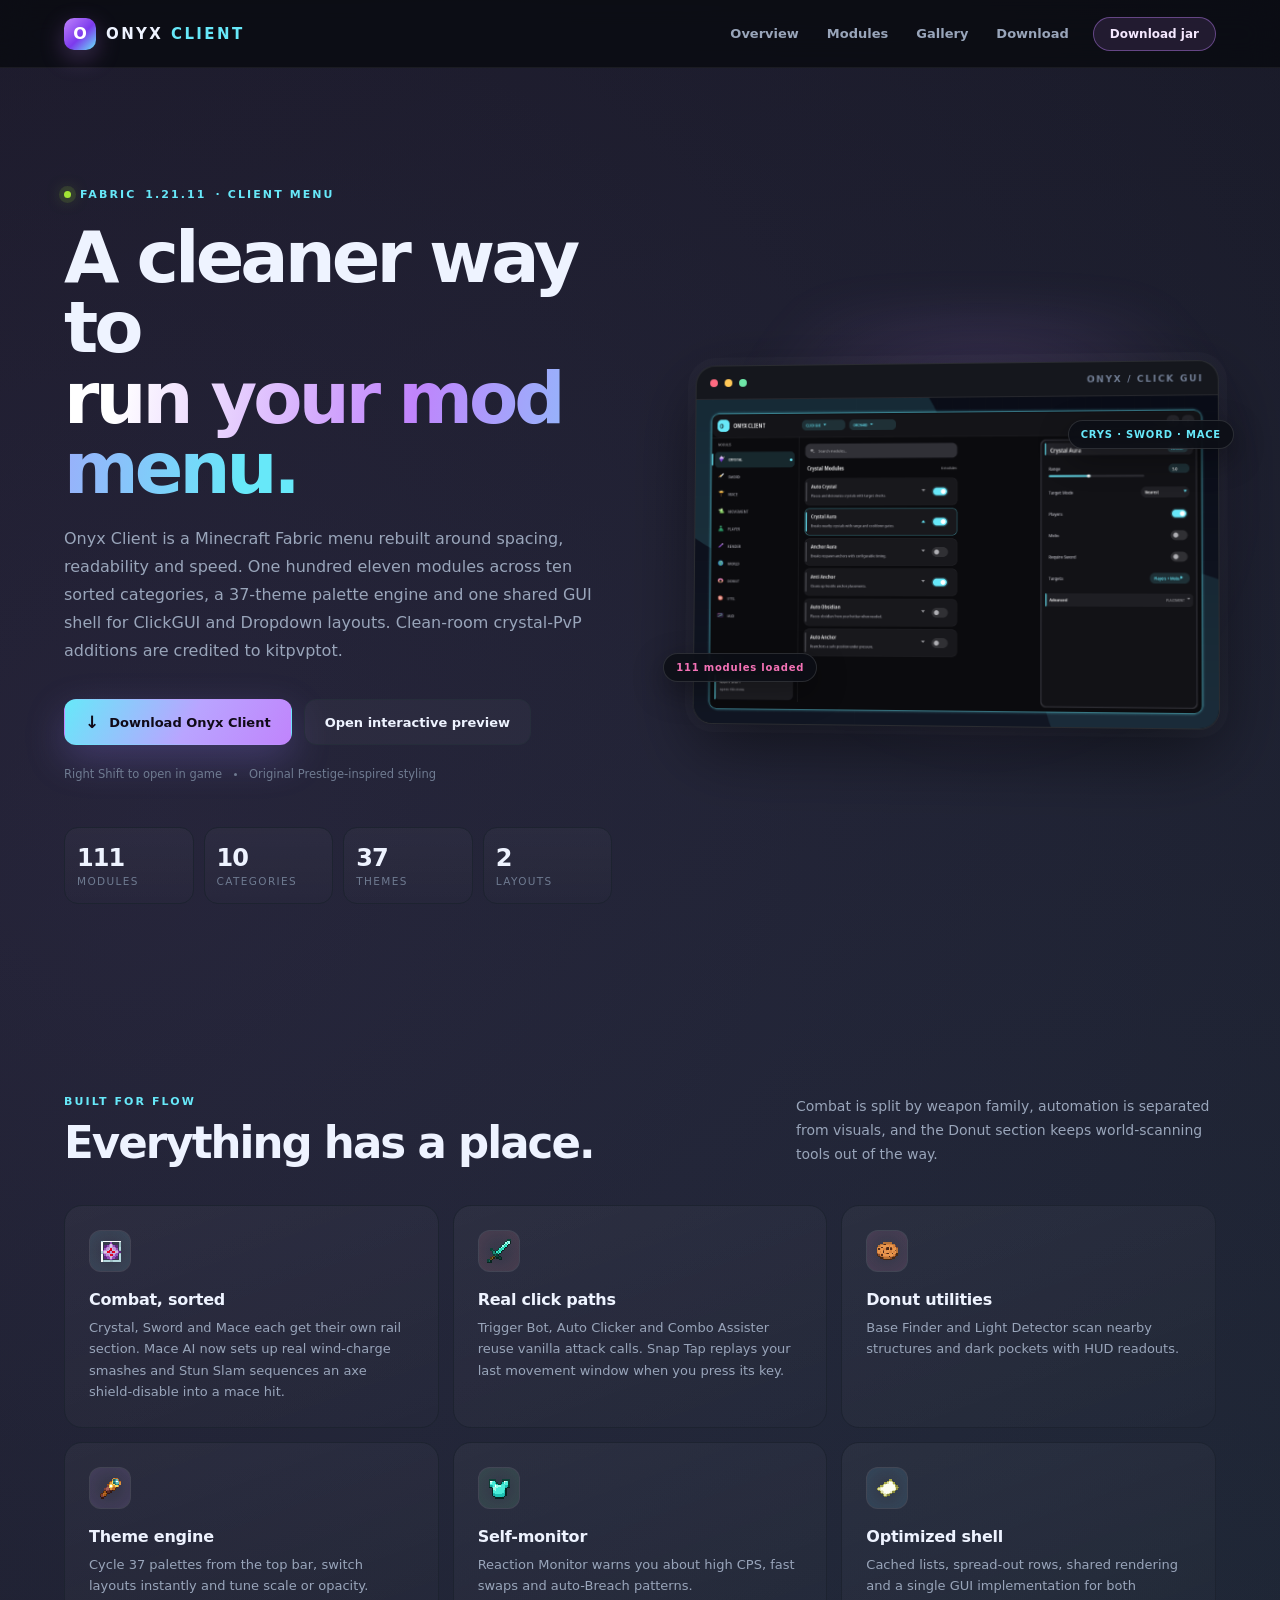
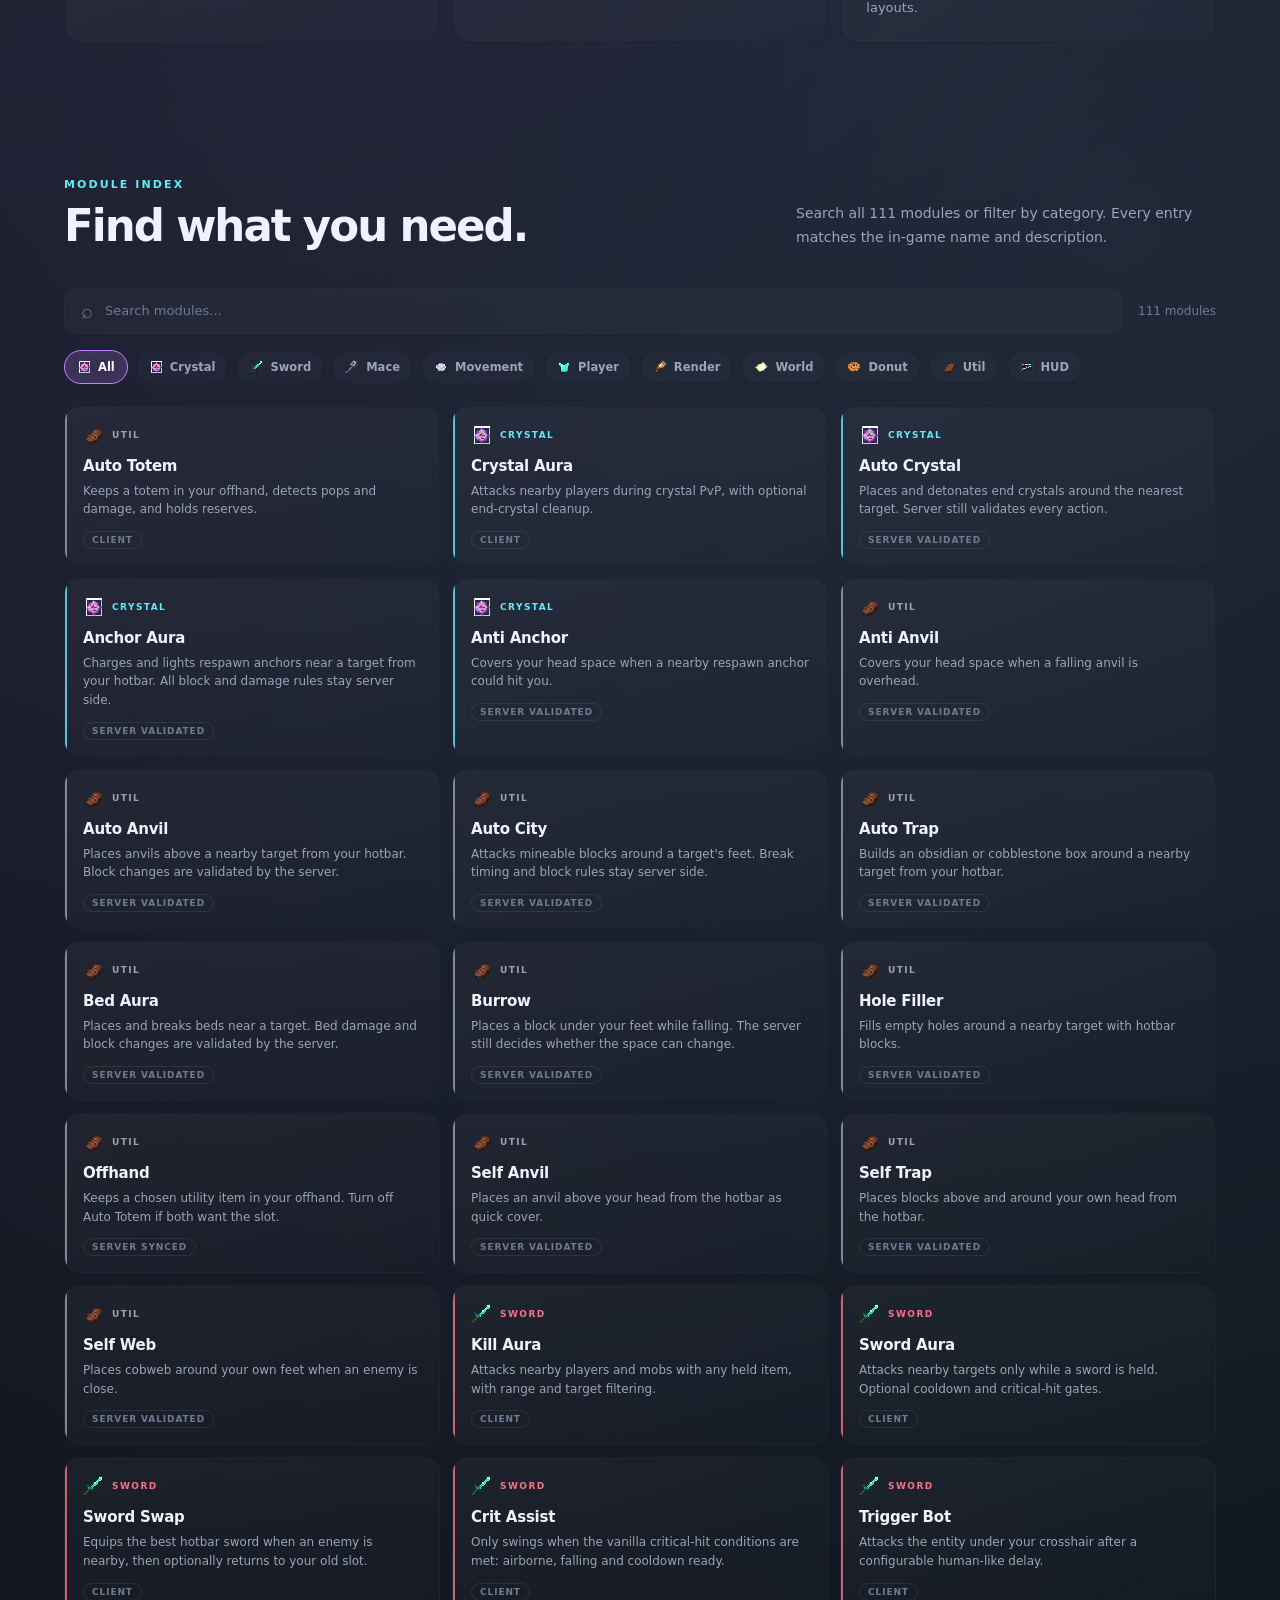
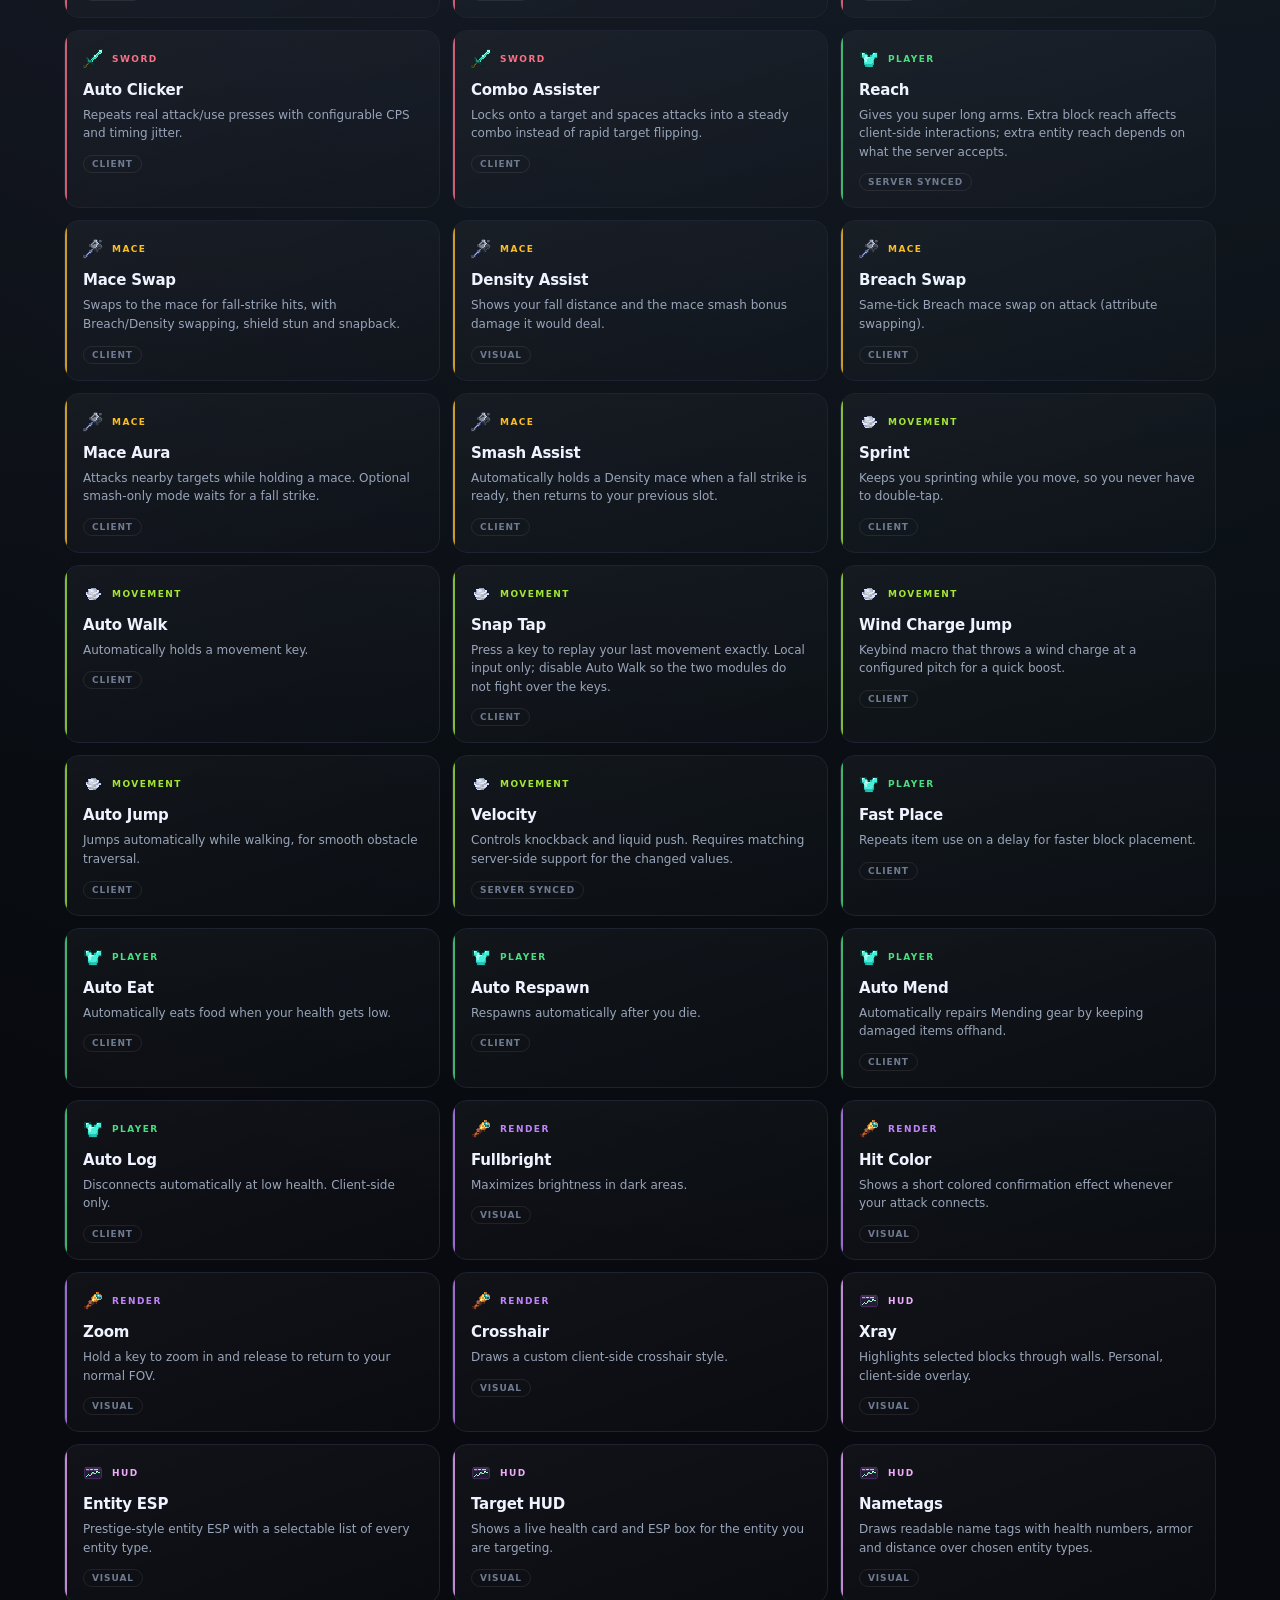
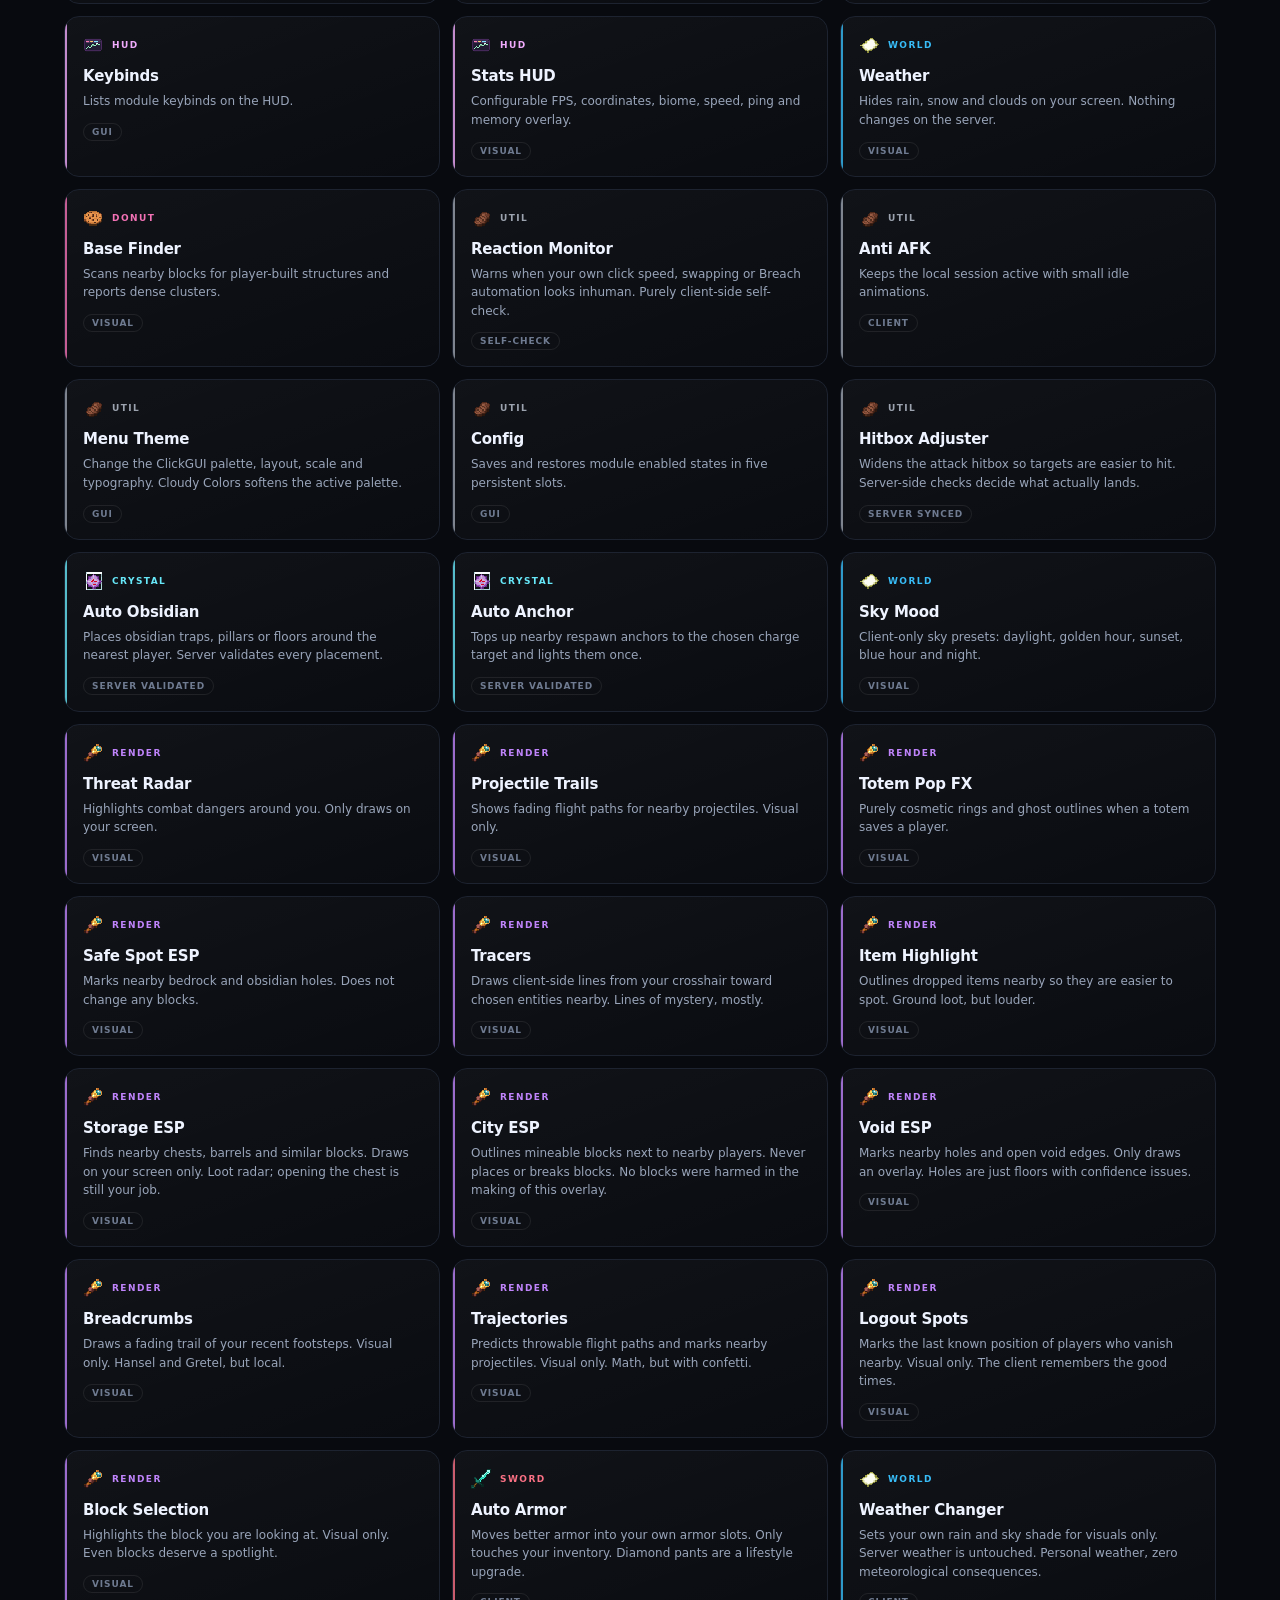
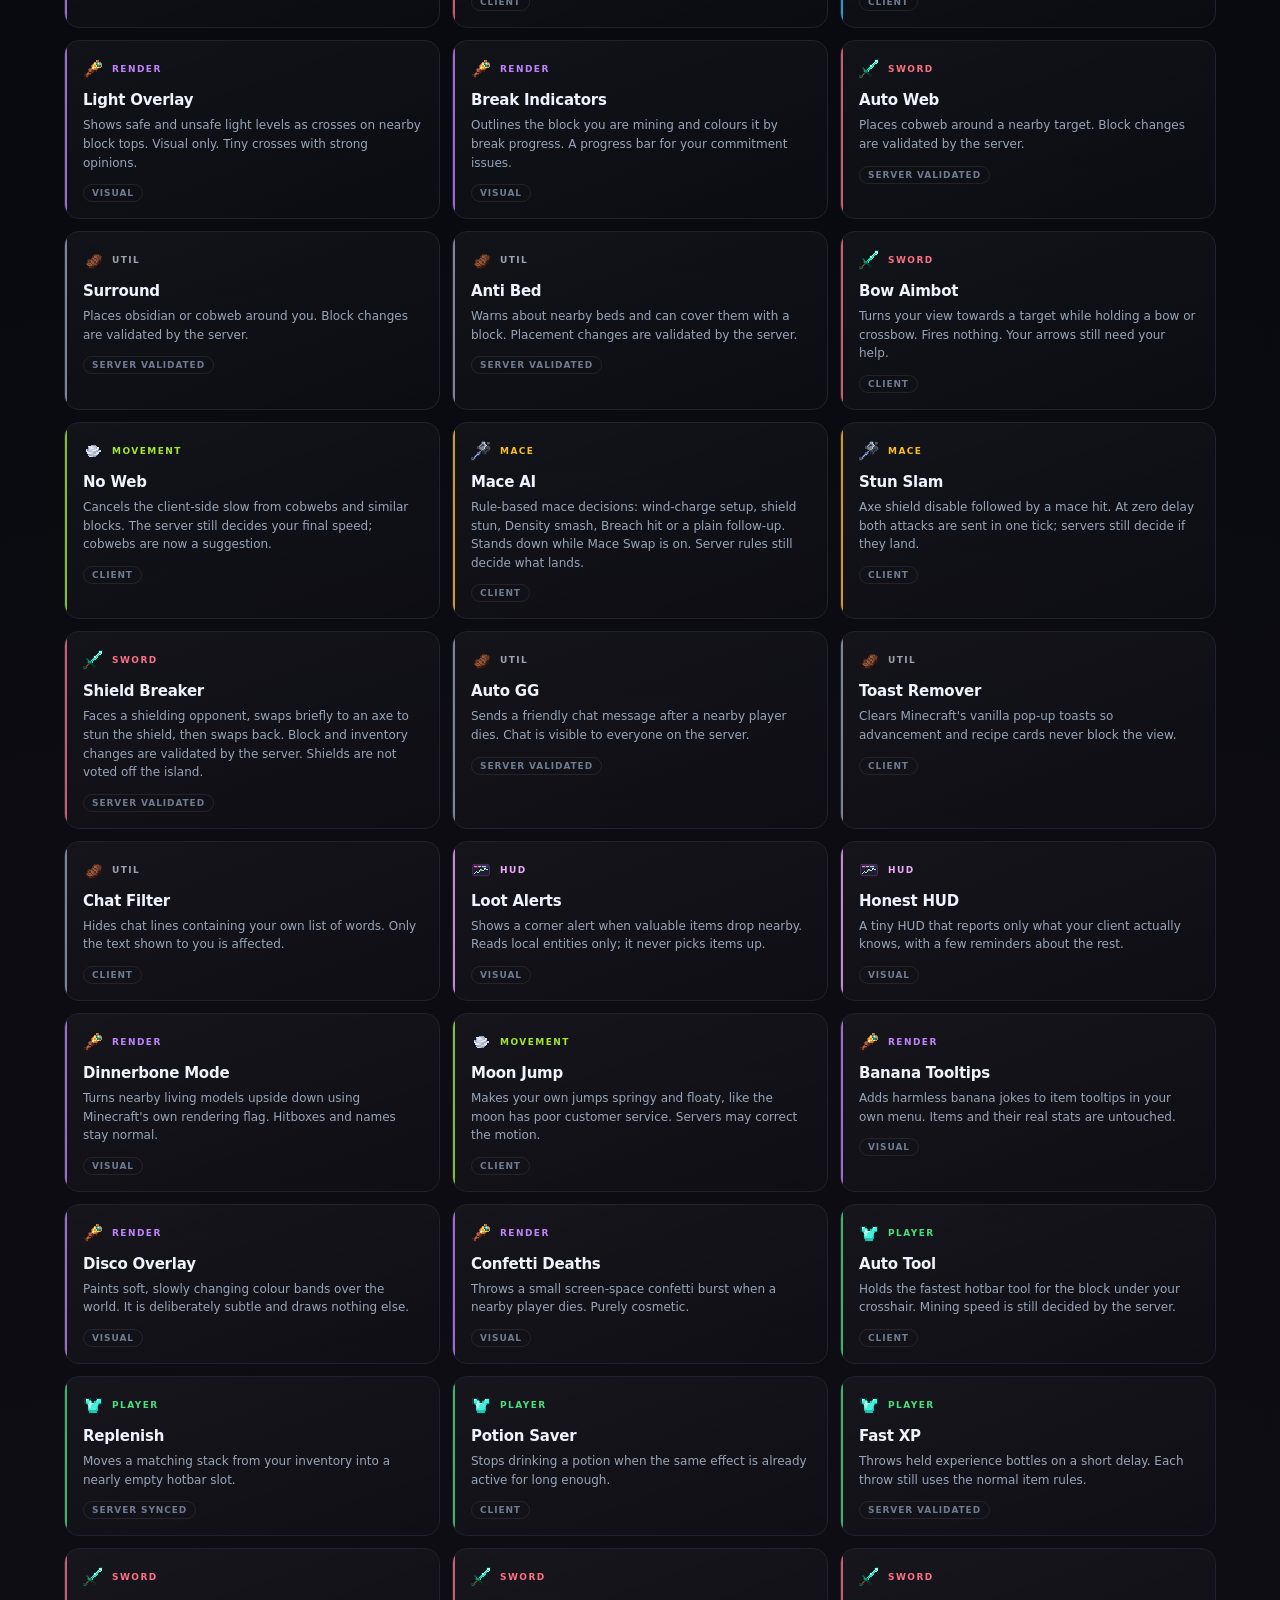
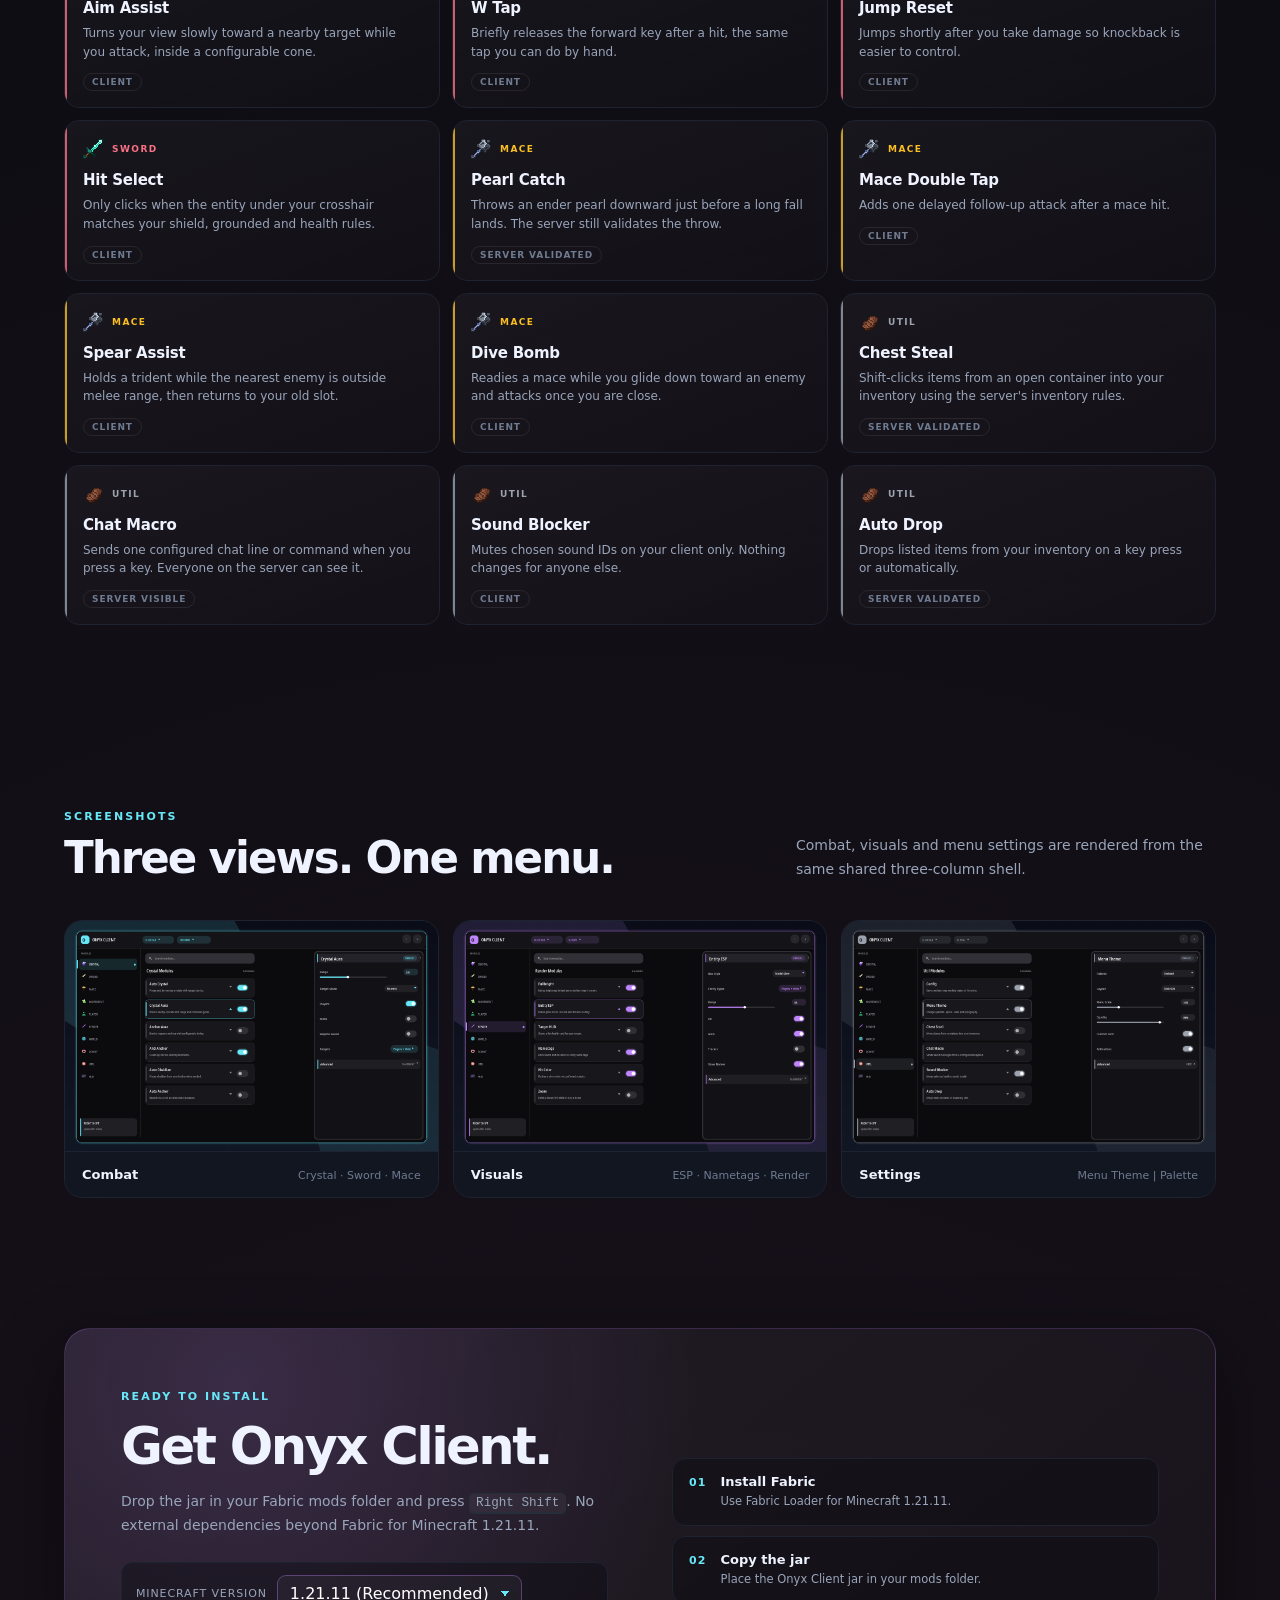
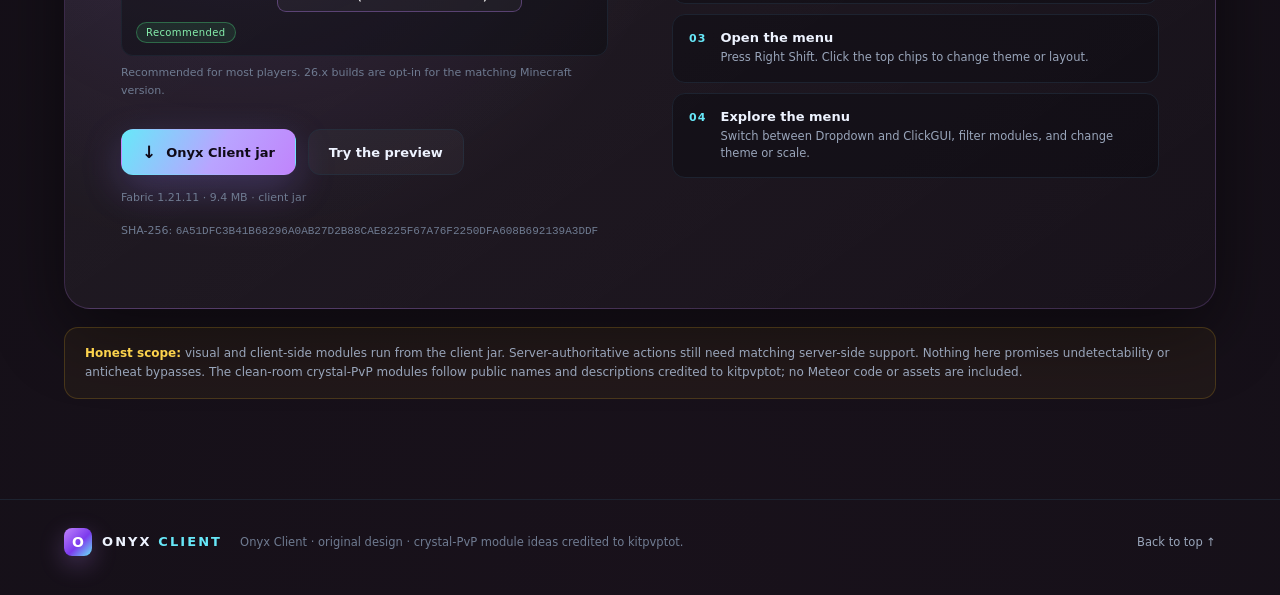
<file: website/index.html>
<!doctype html>
<html lang="en">
<head>
  <meta charset="utf-8">
  <meta name="viewport" content="width=device-width, initial-scale=1">
  <meta name="description" content="Onyx Client — a Minecraft Fabric menu with 111 modules, 10 categories, 37 themes and a fast original ClickGUI.">
  <title>Onyx Client — Minecraft Fabric Menu</title>
  <link rel="icon" href="assets/img/onyx-icon.png">
  <link rel="stylesheet" href="assets/css/style.css">
</head>
<body>
  <div class="noise" aria-hidden="true"></div>

  <header class="nav">
    <a class="brand" href="#top">
      <span class="brand-mark">O</span>
      <span class="brand-text">ONYX <b>CLIENT</b></span>
    </a>
    <nav class="nav-links" aria-label="Primary">
      <a href="#overview">Overview</a>
      <a href="#modules">Modules</a>
      <a href="#gallery">Gallery</a>
      <a href="#download">Download</a>
    </nav>
    <a class="nav-cta" href="downloads/flux-2.0.jar" download data-version-download>Download jar</a>
  </header>

  <main id="top">
    <section class="hero" id="overview">
      <div class="hero-copy">
        <div class="eyebrow"><span class="pulse"></span> Fabric <span id="heroVersion">1.21.11</span> · Client menu</div>
        <h1>A cleaner way to<br><span>run your mod menu.</span></h1>
        <p class="lead">
          Onyx Client is a Minecraft Fabric menu rebuilt around spacing, readability and speed.
          One hundred eleven modules across ten sorted categories, a 37-theme palette engine and one shared
          GUI shell for ClickGUI and Dropdown layouts. Clean-room crystal-PvP additions are credited to kitpvptot.
        </p>
        <div class="hero-actions">
          <a class="btn primary" href="downloads/flux-2.0.jar" download data-version-download>
            <span class="btn-icon">↓</span> Download Onyx Client
          </a>
          <a class="btn ghost" href="preview.html">Open interactive preview</a>
        </div>
        <div class="hero-meta">
          <span>Right Shift to open in game</span>
          <span class="dot"></span>
          <span>Original Prestige-inspired styling</span>
        </div>

        <div class="stats">
          <div><strong>111</strong><span>Modules</span></div>
          <div><strong>10</strong><span>Categories</span></div>
          <div><strong>37</strong><span>Themes</span></div>
          <div><strong>2</strong><span>Layouts</span></div>
        </div>
      </div>

      <div class="hero-visual">
        <div class="visual-glow" aria-hidden="true"></div>
        <div class="screen-frame">
          <div class="screen-bar">
            <span></span><span></span><span></span>
            <em>ONYX / CLICK GUI</em>
          </div>
          <img src="assets/img/mockups/onyx-combat.png" alt="Onyx Client ClickGUI combat category preview">
        </div>
        <div class="float-chip chip-a">CRYS · SWORD · MACE</div>
        <div class="float-chip chip-b">111 modules loaded</div>
      </div>
    </section>

    <section class="section" id="features">
      <div class="section-head">
        <div>
          <span class="kicker">BUILT FOR FLOW</span>
          <h2>Everything has a place.</h2>
        </div>
        <p>Combat is split by weapon family, automation is separated from visuals, and the Donut section keeps world-scanning tools out of the way.</p>
      </div>

      <div class="feature-grid">
        <article class="feature">
          <div class="feature-icon crystal"><img src="assets/img/icons/end_crystal.png" alt=""></div>
          <h3>Combat, sorted</h3>
          <p>Crystal, Sword and Mace each get their own rail section. Mace AI now sets up real wind-charge smashes and Stun Slam sequences an axe shield-disable into a mace hit.</p>
        </article>
        <article class="feature">
          <div class="feature-icon sword"><img src="assets/img/icons/sword.png" alt=""></div>
          <h3>Real click paths</h3>
          <p>Trigger Bot, Auto Clicker and Combo Assister reuse vanilla attack calls. Snap Tap replays your last movement window when you press its key.</p>
        </article>
        <article class="feature">
          <div class="feature-icon donut"><img src="assets/img/icons/donut.png" alt=""></div>
          <h3>Donut utilities</h3>
          <p>Base Finder and Light Detector scan nearby structures and dark pockets with HUD readouts.</p>
        </article>
        <article class="feature">
          <div class="feature-icon render"><img src="assets/img/icons/spyglass.png" alt=""></div>
          <h3>Theme engine</h3>
          <p>Cycle 37 palettes from the top bar, switch layouts instantly and tune scale or opacity.</p>
        </article>
        <article class="feature">
          <div class="feature-icon player"><img src="assets/img/icons/player.png" alt=""></div>
          <h3>Self-monitor</h3>
          <p>Reaction Monitor warns you about high CPS, fast swaps and auto-Breach patterns.</p>
        </article>
        <article class="feature">
          <div class="feature-icon world"><img src="assets/img/icons/world.png" alt=""></div>
          <h3>Optimized shell</h3>
          <p>Cached lists, spread-out rows, shared rendering and a single GUI implementation for both layouts.</p>
        </article>
      </div>
    </section>

    <section class="section modules-section" id="modules">
      <div class="section-head">
        <div>
          <span class="kicker">MODULE INDEX</span>
          <h2>Find what you need.</h2>
        </div>
        <p>Search all 111 modules or filter by category. Every entry matches the in-game name and description.</p>
      </div>

      <div class="module-toolbar">
        <label class="search-wrap">
          <span>⌕</span>
          <input id="moduleSearch" type="search" placeholder="Search modules..." autocomplete="off">
        </label>
        <span class="result-count" id="resultCount">111 modules</span>
      </div>

      <div class="filters" id="categoryFilters" aria-label="Category filters"></div>
      <div class="module-grid" id="moduleGrid"></div>
      <div class="empty-state" id="emptyState" hidden>No modules match that search.</div>
    </section>

    <section class="section" id="gallery">
      <div class="section-head">
        <div>
          <span class="kicker">SCREENSHOTS</span>
          <h2>Three views. One menu.</h2>
        </div>
        <p>Combat, visuals and menu settings are rendered from the same shared three-column shell.</p>
      </div>

      <div class="gallery-grid">
        <figure>
          <img src="assets/img/mockups/onyx-combat.png" alt="Combat modules in Onyx Client" loading="lazy">
          <figcaption><b>Combat</b><span>Crystal · Sword · Mace</span></figcaption>
        </figure>
        <figure>
          <img src="assets/img/mockups/onyx-visuals.png" alt="Visual modules and ESP in Onyx Client" loading="lazy">
          <figcaption><b>Visuals</b><span>ESP · Nametags · Render</span></figcaption>
        </figure>
        <figure>
          <img src="assets/img/mockups/onyx-settings.png" alt="Menu Theme settings in Onyx Client" loading="lazy">
          <figcaption><b>Settings</b><span>Menu Theme | Palette</span></figcaption>
        </figure>
      </div>
    </section>

    <section class="download-section" id="download">
      <div class="download-card">
        <div class="download-copy">
          <span class="kicker">READY TO INSTALL</span>
          <h2>Get Onyx Client.</h2>
          <p>Drop the jar in your Fabric mods folder and press <kbd>Right Shift</kbd>. No external dependencies beyond Fabric for Minecraft <span id="installVersion">1.21.11</span>.</p>
          <div class="version-picker">
            <label for="versionSelect">Minecraft version</label>
            <select id="versionSelect">
              <option value="1.21.11">1.21.11 (Recommended)</option>
              <option value="26.1">26.1</option>
              <option value="26.2">26.2</option>
              <option value="26.3">26.3</option>
            </select>
            <span class="version-badge" id="versionBadge">Recommended</span>
          </div>
          <p class="version-hint" id="versionHint">1.21.11 is the recommended build. 26.x builds are opt-in for the matching Minecraft version.</p>
          <div class="download-actions">
            <a class="btn primary" href="downloads/flux-2.0.jar" download data-version-download>
              <span class="btn-icon">↓</span> Onyx Client jar
            </a>
            <a class="btn ghost" href="preview.html">Try the preview</a>
          </div>
          <p class="file-note" id="fileNote">Fabric 1.21.11 · 9.4 MB · client jar</p>
          <p class="file-note">SHA-256: <code id="hashValue">6A51DFC3B41B68296A0AB27D2B88CAE8225F67A76F2250DFA608B692139A3DDF</code></p>
        </div>

        <ol class="steps">
          <li><span>01</span><div><b>Install Fabric</b><small id="fabricVersionStep">Use Fabric Loader for Minecraft 1.21.11.</small></div></li>
          <li><span>02</span><div><b>Copy the jar</b><small>Place the Onyx Client jar in your mods folder.</small></div></li>
          <li><span>03</span><div><b>Open the menu</b><small>Press Right Shift. Click the top chips to change theme or layout.</small></div></li>
          <li><span>04</span><div><b>Explore the menu</b><small>Switch between Dropdown and ClickGUI, filter modules, and change theme or scale.</small></div></li>
        </ol>
      </div>

      <div class="scope-note">
        <b>Honest scope:</b> visual and client-side modules run from the client jar. Server-authoritative actions still need matching server-side support. Nothing here promises undetectability or anticheat bypasses. The clean-room crystal-PvP modules follow public names and descriptions credited to <a href="https://guns.lol/kitxxmod" target="_blank" rel="noopener noreferrer">kitpvptot</a>; no Meteor code or assets are included.
      </div>
    </section>
  </main>

  <footer class="footer">
    <div class="brand small"><span class="brand-mark">O</span><span class="brand-text">ONYX <b>CLIENT</b></span></div>
    <p>Onyx Client · original design · crystal-PvP module ideas credited to kitpvptot.</p>
    <a href="#top">Back to top ↑</a>
  </footer>

  <script src="assets/js/app.js"></script>
</body>
</html>
</file>
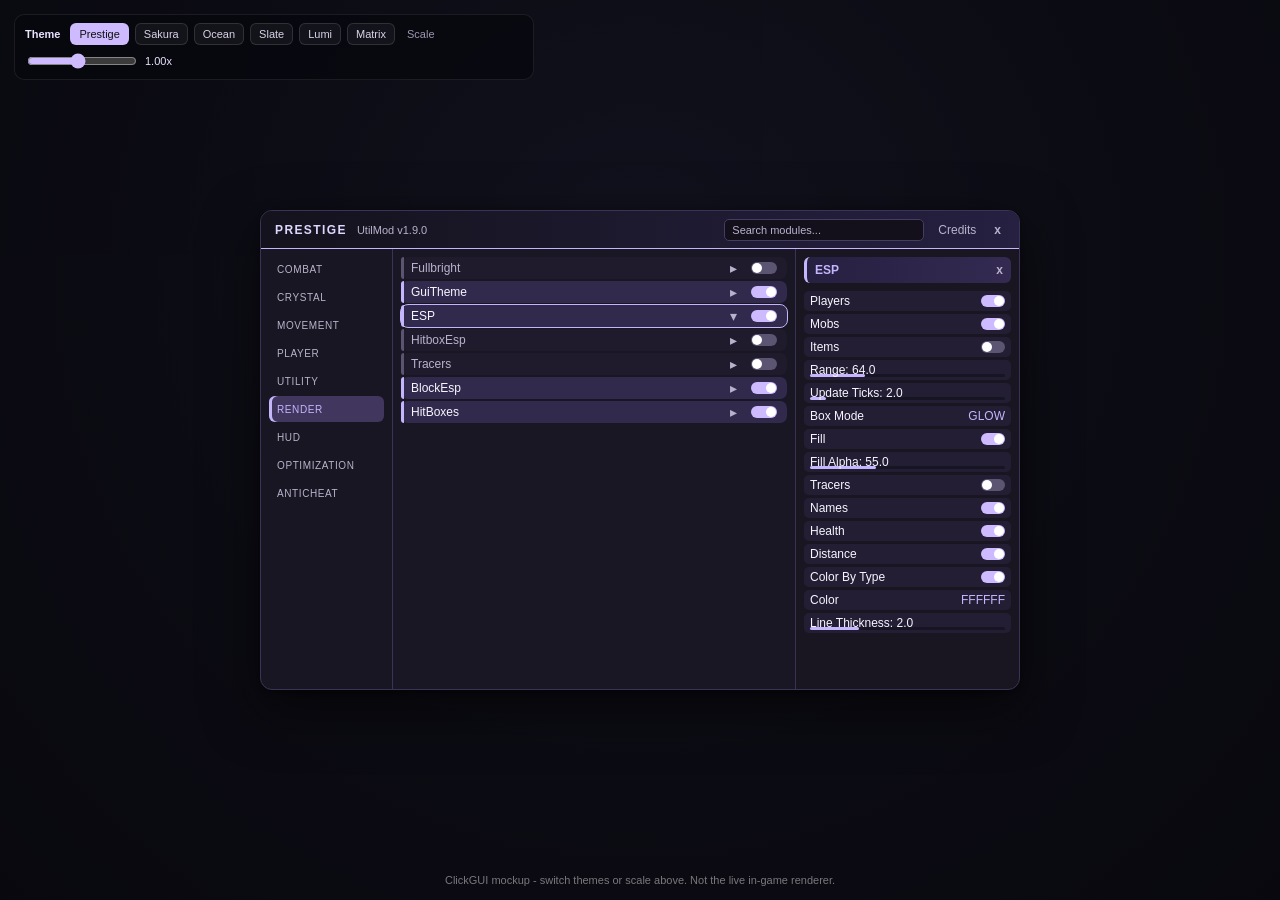
<file: gui-preview.html>
<!doctype html>
<html lang="en" data-theme="prestige">
<head>
<meta charset="utf-8">
<meta name="viewport" content="width=device-width, initial-scale=1">
<title>UtilMod ClickGUI Preview</title>
<style>
  :root {
    --ui-scale: 1;
    --overlay: rgba(11, 10, 18, .58);
    --title: #14121c;
    --accent: #c4b5fd;
    --title-accent: #ddd6fe;
    --panel: rgba(27, 24, 38, .97);
    --panel-border: #3b3355;
    --header: #262041;
    --header-end: #342a52;
    --row: #1f1b2c;
    --row-enabled: #322a4c;
    --row-hover: #40365e;
    --setting: #231e34;
    --setting-hover: #332b4c;
    --text: #f7f5ff;
    --text-dim: #b9b2cc;
    --on: #cdbaff;
    --off: #5c5572;
    --track: #171423;
    --search: #13101c;
    --outline: #453c60;
    --shadow: rgba(0,0,0,.60);
    --radius: 12px;
  }

  html[data-theme="sakura"] {
    --overlay: rgba(26, 18, 28, .54);
    --title: #1b151b;
    --accent: #ffb3c8;
    --title-accent: #ffc6d6;
    --panel: rgba(38, 28, 40, .97);
    --panel-border: #5a3a50;
    --header: #382739;
    --header-end: #482d43;
    --row: #2c2130;
    --row-enabled: #473245;
    --row-hover: #5a3e54;
    --setting: #2c202b;
    --setting-hover: #3f2d3b;
    --text: #fff5f9;
    --text-dim: #d8b9c7;
    --on: #ffb0c9;
    --off: #6b5361;
    --track: #1c151e;
    --search: #161119;
    --outline: #5a4253;
  }

  html[data-theme="ocean"] {
    --overlay: rgba(10, 24, 34, .56);
    --title: #0f1a24;
    --accent: #7dd3fc;
    --title-accent: #bae6fd;
    --panel: rgba(22, 38, 51, .97);
    --panel-border: #2e5670;
    --header: #1d3748;
    --header-end: #23465b;
    --row: #1a2e3d;
    --row-enabled: #244659;
    --row-hover: #315f7e;
    --setting: #1b3040;
    --setting-hover: #284a61;
    --text: #f0faff;
    --text-dim: #b4cddc;
    --on: #8ee1ff;
    --off: #527286;
    --track: #11212d;
    --search: #0c1822;
    --outline: #355b74;
  }

  html[data-theme="slate"] {
    --overlay: rgba(20, 22, 24, .54);
    --title: #1b1d20;
    --accent: #bfc6cf;
    --title-accent: #dde1e6;
    --panel: rgba(32, 35, 40, .97);
    --panel-border: #3a3f47;
    --header: #292d33;
    --header-end: #31363e;
    --row: #24272c;
    --row-enabled: #343a42;
    --row-hover: #414851;
    --setting: #252930;
    --setting-hover: #323840;
    --text: #eef1f4;
    --text-dim: #a5acb6;
    --on: #d2d8df;
    --off: #5a616b;
    --track: #1a1d21;
    --search: #121417;
    --outline: #484f58;
    --shadow: rgba(0,0,0,.55);
  }

  html[data-theme="lumi"] {
    --overlay: rgba(67, 59, 107, .40);
    --title: #f7f5ff;
    --accent: #7c5ce0;
    --title-accent: #7c5ce0;
    --panel: rgba(248, 247, 253, .98);
    --panel-border: #d8d2ea;
    --header: #ede9fa;
    --header-end: #e2d9ff;
    --row: #ffffff;
    --row-enabled: #ede7ff;
    --row-hover: #e4dcfa;
    --setting: #f1eefb;
    --setting-hover: #e8e1f8;
    --text: #241e3a;
    --text-dim: #6f6890;
    --on: #12a594;
    --off: #cfc6e8;
    --track: #e6e0f5;
    --search: #ffffff;
    --outline: #cfc6e8;
    --shadow: rgba(40, 30, 70, .22);
  }

  html[data-theme="matrix"] {
    --overlay: rgba(7, 8, 10, .60);
    --title: #101013;
    --accent: #ff3b3b;
    --title-accent: #ff3b3b;
    --panel: rgba(16, 16, 19, .97);
    --panel-border: #2c2c33;
    --header: #1a1a1f;
    --header-end: #101013;
    --row: #1a1a1e;
    --row-enabled: #2a1417;
    --row-hover: #25252b;
    --setting: #17171b;
    --setting-hover: #212127;
    --text: #ececf0;
    --text-dim: #8b8b95;
    --on: #ff3b3b;
    --off: #4b4b54;
    --track: #0d0d10;
    --search: #0e0e11;
    --outline: #34343c;
  }

  * { box-sizing: border-box; }
  body {
    margin: 0;
    min-height: 100vh;
    display: flex;
    align-items: center;
    justify-content: center;
    background: radial-gradient(circle at 50% 30%, #1b2030 0%, #0d0f16 55%, #07080c 100%);
    font-family: "Segoe UI", Tahoma, Geneva, Verdana, sans-serif;
    color: var(--text);
    overflow: hidden;
  }

  .toolbar {
    position: fixed;
    top: 14px;
    left: 14px;
    z-index: 20;
    display: flex;
    flex-wrap: wrap;
    gap: 6px;
    align-items: center;
    max-width: 520px;
    padding: 8px 10px;
    border-radius: 10px;
    background: rgba(8, 8, 14, .72);
    border: 1px solid rgba(255,255,255,.08);
    font-size: 11px;
  }
  .toolbar button {
    border: 1px solid rgba(255,255,255,.12);
    background: rgba(255,255,255,.05);
    color: #d8d3e8;
    padding: 4px 8px;
    border-radius: 6px;
    cursor: pointer;
    font: inherit;
  }
  .toolbar button.active {
    background: var(--on);
    color: #111;
    border-color: transparent;
  }
  .toolbar label { margin-left: 6px; color: #9c96b0; }
  .toolbar input[type="range"] { width: 110px; accent-color: var(--on); }

  .overlay {
    position: fixed;
    inset: 0;
    background: var(--overlay);
  }

  .shell {
    position: relative;
    z-index: 5;
    width: 760px;
    height: 480px;
  }

  .window {
    position: absolute;
    top: 0;
    left: 0;
    width: 760px;
    height: 480px;
    transform: scale(var(--ui-scale));
    transform-origin: top left;
    display: grid;
    grid-template-rows: 38px 1fr;
    border-radius: var(--radius);
    border: 1px solid var(--panel-border);
    background: var(--panel);
    box-shadow: 0 18px 55px var(--shadow), 0 2px 8px rgba(0,0,0,.35);
    overflow: hidden;
    font-size: 12px;
    user-select: none;
  }

  .titlebar {
    display: flex;
    align-items: center;
    gap: 10px;
    padding: 0 14px;
    background: linear-gradient(90deg, var(--title) 0%, var(--header) 100%);
    border-bottom: 1px solid var(--accent);
    position: relative;
  }
  .wordmark { font-weight: 700; letter-spacing: 1.4px; color: var(--title-accent); }
  .version { color: var(--text-dim); font-size: 11px; }
  .search {
    margin-left: auto;
    width: 200px;
    height: 22px;
    border-radius: 5px;
    border: 1px solid var(--outline);
    background: var(--search);
    color: var(--text-dim);
    display: flex;
    align-items: center;
    padding: 0 7px;
    font-size: 11px;
  }
  .title-action { color: var(--text-dim); cursor: pointer; padding: 4px; }
  .title-action:hover { color: var(--accent); }

  .body { display: grid; grid-template-columns: 132px 1fr 224px; min-height: 0; }
  .sidebar {
    padding: 5px 8px;
    border-right: 1px solid var(--panel-border);
    background: rgba(0,0,0,.06);
  }
  .cat {
    height: 26px;
    margin: 2px 0;
    display: flex;
    align-items: center;
    padding: 0 8px;
    border-radius: 6px;
    color: var(--text-dim);
    font-size: 10px;
    letter-spacing: .6px;
    cursor: pointer;
  }
  .cat.active {
    background: var(--row-hover);
    color: var(--accent);
    box-shadow: inset 3px 0 0 var(--accent);
  }

  .modules, .settings {
    min-height: 0;
    padding: 8px;
    overflow: hidden;
  }
  .settings { border-left: 1px solid var(--panel-border); background: rgba(0,0,0,.05); }
  .module {
    height: 22px;
    margin-bottom: 2px;
    display: grid;
    grid-template-columns: 3px 1fr 22px 30px;
    align-items: center;
    gap: 7px;
    padding-right: 6px;
    border-radius: 7px;
    background: var(--row);
    color: var(--text-dim);
    cursor: pointer;
  }
  .module .stripe { width: 3px; height: 22px; background: var(--off); border-radius: 3px 0 0 3px; }
  .module.on { background: var(--row-enabled); color: var(--text); }
  .module.on .stripe { background: var(--accent); }
  .module.selected { outline: 1px solid var(--accent); }
  .module:hover { background: var(--row-hover); }
  .module .arrow { color: var(--text-dim); text-align: center; font-size: 14px; line-height: 1; }
  .pill {
    width: 26px; height: 12px; border-radius: 6px;
    background: var(--off); position: relative;
  }
  .module.on .pill { background: var(--on); }
  .pill::after {
    content: ""; position: absolute; top: 1px; left: 1px;
    width: 10px; height: 10px; border-radius: 50%; background: #fff;
    transition: left .15s ease;
  }
  .module.on .pill::after { left: 15px; }

  .settings-head {
    height: 26px;
    display: flex;
    align-items: center;
    padding: 0 8px;
    border-radius: 6px;
    background: linear-gradient(90deg, var(--header), var(--header-end));
    border-left: 3px solid var(--accent);
    color: var(--accent);
    font-weight: 600;
    margin-bottom: 8px;
  }
  .settings-head .x { margin-left: auto; color: var(--text-dim); }

  .setting {
    height: 20px;
    margin-bottom: 3px;
    display: flex;
    align-items: center;
    padding: 0 6px;
    border-radius: 5px;
    background: var(--setting);
    color: var(--text);
    position: relative;
    overflow: hidden;
  }
  .setting:hover { background: var(--setting-hover); }
  .setting .name { position: relative; z-index: 2; }
  .setting .value { margin-left: auto; color: var(--accent); position: relative; z-index: 2; }
  .setting .track {
    position: absolute; bottom: 3px; left: 6px; right: 6px; height: 3px;
    background: var(--track); border-radius: 2px;
  }
  .setting .track span { display: block; height: 100%; background: var(--accent); border-radius: 2px; }
  .setting.bool .toggle {
    margin-left: auto; width: 24px; height: 12px; border-radius: 6px;
    background: var(--off); position: relative;
  }
  .setting.bool.on .toggle { background: var(--on); }
  .setting.bool .toggle::after {
    content: ""; position: absolute; top: 1px; left: 1px;
    width: 10px; height: 10px; border-radius: 50%; background: #fff;
  }
  .setting.bool.on .toggle::after { left: 13px; }

  .hint {
    position: fixed;
    bottom: 14px;
    left: 50%;
    transform: translateX(-50%);
    color: rgba(255,255,255,.45);
    font-size: 11px;
    z-index: 20;
  }
</style>
</head>
<body>
  <div class="toolbar">
    <strong style="color:#e8e3ff;margin-right:4px;">Theme</strong>
    <button data-theme-btn="prestige" class="active">Prestige</button>
    <button data-theme-btn="sakura">Sakura</button>
    <button data-theme-btn="ocean">Ocean</button>
    <button data-theme-btn="slate">Slate</button>
    <button data-theme-btn="lumi">Lumi</button>
    <button data-theme-btn="matrix">Matrix</button>
    <label for="scale">Scale</label>
    <input id="scale" type="range" min="0.7" max="1.35" step="0.05" value="1">
    <span id="scaleValue" style="color:#e8e3ff;min-width:34px;">1.00x</span>
  </div>

  <div class="overlay"></div>

  <div class="shell" id="shell">
    <div class="window">
      <div class="titlebar">
        <span class="wordmark">PRESTIGE</span>
        <span class="version">UtilMod v1.9.0</span>
        <div class="search">Search modules...</div>
        <span class="title-action">Credits</span>
        <span class="title-action" style="font-weight:700;">x</span>
      </div>

      <div class="body">
        <div class="sidebar" id="sidebar"></div>
        <div class="modules" id="modules"></div>
        <div class="settings">
          <div class="settings-head">ESP <span class="x">x</span></div>
          <div id="settings-list"></div>
        </div>
      </div>
    </div>
  </div>

  <div class="hint">ClickGUI mockup - switch themes or scale above. Not the live in-game renderer.</div>

<script>
  const categories = [
    "COMBAT", "CRYSTAL", "MOVEMENT", "PLAYER", "UTILITY", "RENDER", "HUD", "OPTIMIZATION", "ANTICHEAT"
  ];

  const modules = {
    COMBAT: ["Aura", "AimAssist", "AutoCrit", "AutoMace", "MaceSmashBoost", "MaceStunLock", "SwordCombat", "SilentAim", "TriggerBot", "AutoClicker", "Criticals", "Reach"],
    CRYSTAL: ["AutoCrystal", "AnchorMacro", "SafeAnchor", "AutoHitCrystal", "CrystalOptimizer", "AutoTrap"],
    MOVEMENT: ["Fly", "Speed", "NoKnockback", "NoFall", "AutoJump"],
    PLAYER: ["AutoBreach", "AutoSpearLunge", "KeyPearl", "KeyWindCharge", "PearlCatch"],
    UTILITY: ["AutoEat", "AutoTotem", "AntiHunger", "AutoMine", "FastMine", "BaseFinder"],
    RENDER: ["Fullbright", "GuiTheme", "ESP", "HitboxEsp", "Tracers", "BlockEsp", "HitBoxes"],
    HUD: ["HUD", "Credits", "Keybinds", "CombatHUD"],
    OPTIMIZATION: ["Performance", "LagMeter"],
    ANTICHEAT: ["AntiCheat"]
  };

  const settings = [
    { type: "bool", name: "Players", on: true },
    { type: "bool", name: "Mobs", on: true },
    { type: "bool", name: "Items", on: false },
    { type: "num", name: "Range", value: "64.0", pct: 28 },
    { type: "num", name: "Update Ticks", value: "2.0", pct: 8 },
    { type: "enum", name: "Box Mode", value: "GLOW" },
    { type: "bool", name: "Fill", on: true },
    { type: "num", name: "Fill Alpha", value: "55.0", pct: 34 },
    { type: "bool", name: "Tracers", on: false },
    { type: "bool", name: "Names", on: true },
    { type: "bool", name: "Health", on: true },
    { type: "bool", name: "Distance", on: true },
    { type: "bool", name: "Color By Type", on: true },
    { type: "enum", name: "Color", value: "FFFFFF" },
    { type: "num", name: "Line Thickness", value: "2.0", pct: 25 }
  ];

  let activeCategory = "RENDER";

  function renderSidebar() {
    const el = document.getElementById("sidebar");
    el.innerHTML = categories.map(c =>
      `<div class="cat ${c === activeCategory ? "active" : ""}" data-cat="${c}">${c}</div>`
    ).join("");
    el.querySelectorAll(".cat").forEach(node => {
      node.addEventListener("click", () => {
        activeCategory = node.dataset.cat;
        renderSidebar();
        renderModules();
      });
    });
  }

  function renderModules() {
    const el = document.getElementById("modules");
    const list = modules[activeCategory] || [];
    el.innerHTML = list.map((name, i) => {
      const on = (i === 2 || i === 5 || name === "ESP" || name === "GuiTheme" || name === "HitBoxes");
      const selected = name === "ESP";
      return `<div class="module ${on ? "on" : ""} ${selected ? "selected" : ""}">
        <div class="stripe"></div>
        <div>${name}</div>
        <div class="arrow">${selected ? "▾" : "▸"}</div>
        <div class="pill"></div>
      </div>`;
    }).join("");
    el.querySelectorAll(".module").forEach(node => {
      node.addEventListener("click", () => node.classList.toggle("on"));
    });
  }

  function renderSettings() {
    const el = document.getElementById("settings-list");
    el.innerHTML = settings.map(s => {
      if (s.type === "bool") {
        return `<div class="setting bool ${s.on ? "on" : ""}">
          <span class="name">${s.name}</span><span class="toggle"></span>
        </div>`;
      }
      if (s.type === "num") {
        return `<div class="setting">
          <span class="name">${s.name}: ${s.value}</span>
          <span class="track"><span style="width:${s.pct}%"></span></span>
        </div>`;
      }
      return `<div class="setting"><span class="name">${s.name}</span><span class="value">${s.value}</span></div>`;
    }).join("");
    el.querySelectorAll(".setting.bool").forEach(node => {
      node.addEventListener("click", () => node.classList.toggle("on"));
    });
  }

  document.querySelectorAll("[data-theme-btn]").forEach(btn => {
    btn.addEventListener("click", () => {
      document.documentElement.dataset.theme = btn.dataset.themeBtn;
      document.querySelectorAll("[data-theme-btn]").forEach(b => b.classList.remove("active"));
      btn.classList.add("active");
    });
  });

  const scale = document.getElementById("scale");
  const scaleValue = document.getElementById("scaleValue");
  function applyScale() {
    const s = parseFloat(scale.value);
    document.documentElement.style.setProperty("--ui-scale", s);
    const shell = document.getElementById("shell");
    shell.style.width = (760 * s) + "px";
    shell.style.height = (480 * s) + "px";
    scaleValue.textContent = s.toFixed(2) + "x";
  }
  scale.addEventListener("input", applyScale);

  renderSidebar();
  renderModules();
  renderSettings();
  applyScale();
</script>
</body>
</html>
</file>
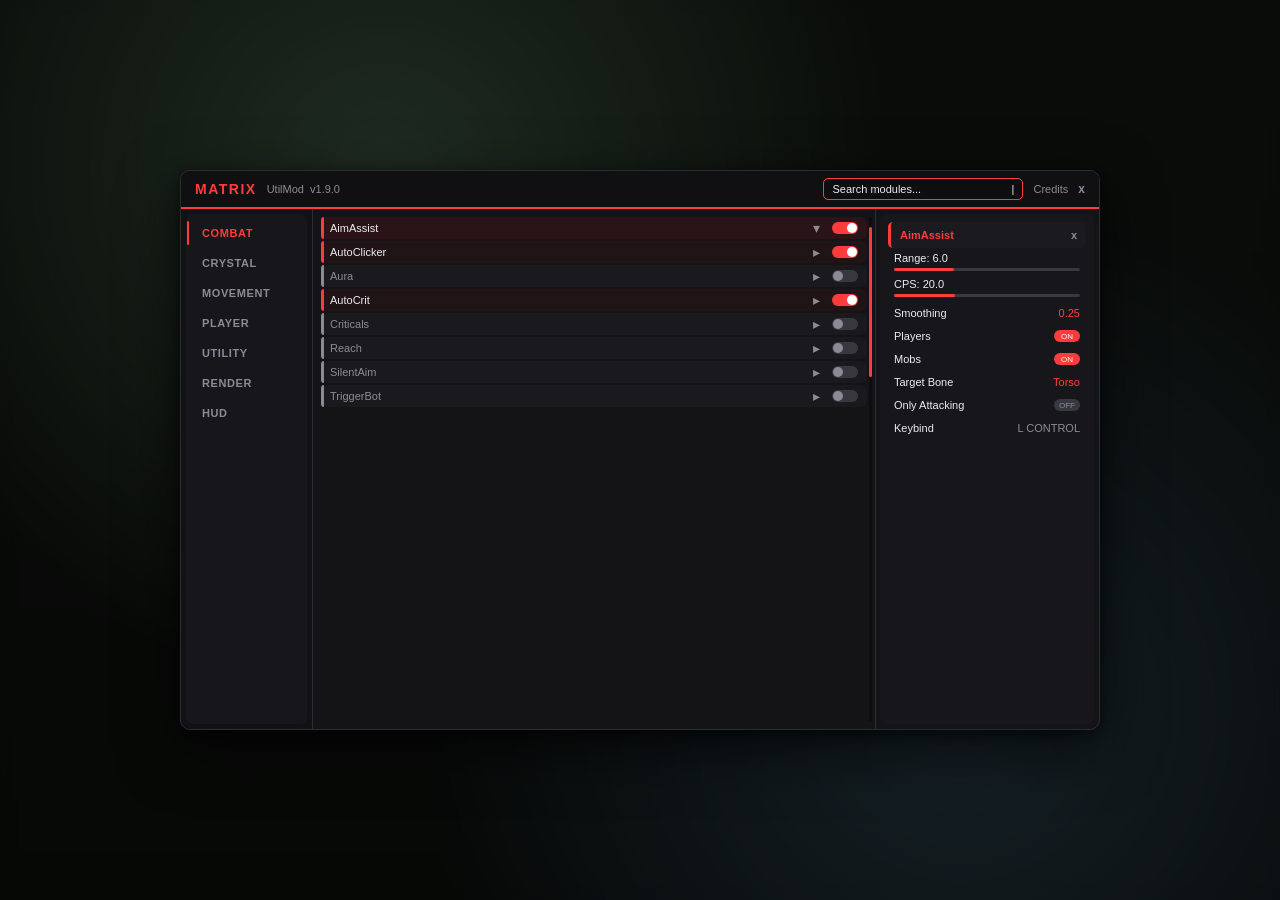
<file: matrix-clickgui-mockup.html>
<!DOCTYPE html>
<html lang="en">
<head>
<meta charset="utf-8">
<title>UtilMod — Matrix-style ClickGUI mockup</title>
<style>
  * { box-sizing: border-box; }
  body {
    margin: 0;
    min-height: 100vh;
    display: grid;
    place-items: center;
    font-family: "Segoe UI", Tahoma, sans-serif;
    background:
      radial-gradient(circle at 30% 20%, #2a3b2c 0%, transparent 45%),
      radial-gradient(circle at 75% 80%, #1d2b33 0%, transparent 45%),
      linear-gradient(#0d110d, #090b09);
    color: #ECECF0;
  }
  body::before {
    content: "";
    position: fixed;
    inset: 0;
    backdrop-filter: blur(7px);
    background: rgba(0,0,0,.25);
  }

  .window {
    position: relative;
    width: 920px;
    height: 560px;
    background: #141417;
    border: 1px solid #2C2C33;
    border-radius: 10px;
    box-shadow: 0 18px 60px rgba(0,0,0,.65), 0 4px 14px rgba(0,0,0,.5);
    overflow: hidden;
    display: grid;
    grid-template-rows: 38px 1fr;
  }

  /* Title bar */
  .title {
    display: flex;
    align-items: center;
    gap: 10px;
    padding: 0 14px;
    background: #101013;
    border-bottom: 2px solid #FF3B3B;
    font-size: 12px;
  }
  .brand { color: #FF3B3B; font-weight: 800; letter-spacing: 1.5px; font-size: 14px; }
  .sub { color: #8B8B95; font-size: 11px; }
  .search {
    margin-left: auto;
    width: 200px;
    height: 22px;
    border: 1px solid #34343C;
    border-radius: 5px;
    background: #0E0E11;
    color: #8B8B95;
    display: flex;
    align-items: center;
    padding: 0 8px;
    font-size: 11px;
  }
  .search.hot { border-color: #FF3B3B; color: #ECECF0; }
  .title a { color: #8B8B95; text-decoration: none; font-size: 11px; }
  .title a:hover { color: #FF3B3B; }
  .close { color: #8B8B95; font-weight: 700; }
  .close:hover { color: #FF3B3B; }

  /* Body columns */
  .body { display: grid; grid-template-columns: 132px 1fr 224px; min-height: 0; }

  .rail {
    border-right: 1px solid #2C2C33;
    background: #121215;
    padding: 5px;
  }
  .rail-inner {
    background: #17171B;
    border-radius: 7px;
    height: 100%;
    padding: 4px 0;
  }
  .cat {
    height: 30px;
    display: flex;
    align-items: center;
    padding-left: 16px;
    color: #8B8B95;
    font-size: 11px;
    letter-spacing: .6px;
    font-weight: 600;
    position: relative;
  }
  .cat.active { color: #FF3B3B; }
  .cat.active::before {
    content: "";
    position: absolute;
    left: 5px; right: 5px;
    height: 26px;
    background: #25252B;
    border-radius: 5px;
    z-index: -1;
  }
  .cat.active::after {
    content: "";
    position: absolute;
    left: 1px; top: 3px; bottom: 3px;
    width: 2px;
    background: #FF3B3B;
    border-radius: 2px;
  }

  .list { padding: 8px; overflow: hidden; position: relative; }
  .row {
    height: 22px;
    border-radius: 6px;
    background: #1A1A1E;
    display: flex;
    align-items: center;
    padding: 0 9px;
    margin-bottom: 2px;
    font-size: 11px;
    position: relative;
  }
  .row.on { background: rgba(42,20,23,.55); }
  .row.hot { background: #25252B; }
  .row::before {
    content: "";
    position: absolute; left: 0; top: 0; bottom: 0; width: 3px;
    border-radius: 6px 0 0 6px;
    background: #8B8B95;
  }
  .row.on::before, .row.sel::before { background: #FF3B3B; }
  .row.sel { background: #2A1417; }
  .row .name { color: #8B8B95; }
  .row.on .name { color: #ECECF0; }
  .chev { margin-left: auto; margin-right: 12px; color: #8B8B95; font-size: 14px; line-height: 1; }
  .pill {
    width: 26px; height: 12px;
    border-radius: 6px;
    background: #383840;
    position: relative;
  }
  .pill.on { background: #FF3B3B; }
  .knob {
    position: absolute; top: 1px; left: 1px;
    width: 10px; height: 10px;
    border-radius: 5px;
    background: #8B8B95;
  }
  .pill.on .knob { left: 15px; background: #fff; }
  .scrollbar {
    position: absolute; right: 3px; top: 8px; bottom: 8px; width: 3px;
    background: #0D0D10; border-radius: 2px;
  }
  .thumb { position: absolute; top: 10px; left: 0; right: 0; height: 150px; background: #FF3B3B; border-radius: 2px; }

  .settings {
    border-left: 1px solid #2C2C33;
    padding: 5px 5px 5px 4px;
    overflow: hidden;
  }
  .settings-inner {
    background: #17171B;
    border-radius: 7px;
    height: 100%;
    padding: 8px;
  }
  .s-head {
    height: 26px;
    border-radius: 5px;
    background: #1A1A1F;
    border-left: 3px solid #FF3B3B;
    display: flex;
    align-items: center;
    padding: 0 9px;
    font-size: 11px;
    color: #FF3B3B;
    font-weight: 700;
  }
  .s-head .x { margin-left: auto; color: #8B8B95; }
  .s-row {
    height: 20px;
    border-radius: 4px;
    background: #17171B;
    margin-top: 3px;
    padding: 0 6px;
    display: flex;
    align-items: center;
    font-size: 11px;
    color: #ECECF0;
  }
  .s-row .val { margin-left: auto; color: #FF3B3B; }
  .s-row .off { color: #8B8B95; }
  .s-row .toggle {
    margin-left: auto; width: 26px; height: 12px; border-radius: 6px;
    background: #FF3B3B; position: relative; font-size: 8px; color: #fff;
    display: flex; align-items: center; justify-content: center;
  }
  .s-row .toggle.no { background: #383840; color: #8B8B95; }
  .slider { height: 3px; background: #383840; border-radius: 2px; margin-top: 4px; position: relative; }
  .slider > i { display: block; height: 3px; background: #FF3B3B; border-radius: 2px; }
  .num { height: 23px; }
  .num .track { position: absolute; left: 6px; right: 6px; bottom: 3px; height: 3px; background: #383840; border-radius: 2px; }
  .num .track i { display: block; height: 3px; background: #FF3B3B; border-radius: 2px; }
  .s-row.num { position: relative; align-items: flex-start; padding-top: 1px; }

  .caption {
    position: absolute;
    bottom: -34px;
    width: 100%;
    text-align: center;
    color: #8B8B95;
    font-size: 11px;
    letter-spacing: .4px;
  }
</style>
</head>
<body>
  <div class="window">
    <div class="title">
      <span class="brand">MATRIX</span>
      <span class="sub">UtilMod&nbsp; v1.9.0</span>
      <div class="search hot">Search modules...<span style="margin-left:auto">|</span></div>
      <a href="#">Credits</a>
      <span class="close">x</span>
    </div>

    <div class="body">
      <div class="rail">
        <div class="rail-inner">
          <div class="cat active">COMBAT</div>
          <div class="cat">CRYSTAL</div>
          <div class="cat">MOVEMENT</div>
          <div class="cat">PLAYER</div>
          <div class="cat">UTILITY</div>
          <div class="cat">RENDER</div>
          <div class="cat">HUD</div>
        </div>
      </div>

      <div class="list">
        <div class="row on sel"><span class="name">AimAssist</span><span class="chev">&#9662;</span><span class="pill on"><span class="knob"></span></span></div>
        <div class="row on"><span class="name">AutoClicker</span><span class="chev">&#9656;</span><span class="pill on"><span class="knob"></span></span></div>
        <div class="row"><span class="name">Aura</span><span class="chev">&#9656;</span><span class="pill"><span class="knob"></span></span></div>
        <div class="row on"><span class="name">AutoCrit</span><span class="chev">&#9656;</span><span class="pill on"><span class="knob"></span></span></div>
        <div class="row"><span class="name">Criticals</span><span class="chev">&#9656;</span><span class="pill"><span class="knob"></span></span></div>
        <div class="row"><span class="name">Reach</span><span class="chev">&#9656;</span><span class="pill"><span class="knob"></span></span></div>
        <div class="row"><span class="name">SilentAim</span><span class="chev">&#9656;</span><span class="pill"><span class="knob"></span></span></div>
        <div class="row"><span class="name">TriggerBot</span><span class="chev">&#9656;</span><span class="pill"><span class="knob"></span></span></div>
        <div class="scrollbar"><div class="thumb"></div></div>
      </div>

      <div class="settings">
        <div class="settings-inner">
          <div class="s-head">AimAssist<span class="x">x</span></div>
          <div class="s-row num">Range: 6.0<div class="track"><i style="width:32%"></i></div></div>
          <div class="s-row num">CPS: 20.0<div class="track"><i style="width:33%"></i></div></div>
          <div class="s-row">Smoothing<span class="val">0.25</span></div>
          <div class="s-row">Players<span class="toggle">ON</span></div>
          <div class="s-row">Mobs<span class="toggle">ON</span></div>
          <div class="s-row">Target Bone<span class="val">Torso</span></div>
          <div class="s-row">Only Attacking<span class="toggle no">OFF</span></div>
          <div class="s-row">Keybind<span class="val off">L CONTROL</span></div>
        </div>
      </div>
    </div>
    <div class="caption">Concept mockup of the Matrix-style ClickGUI — dark graphite, crimson accent, rounded edges, category rail + module list + settings panel.</div>
  </div>
</body>
</html>
</file>
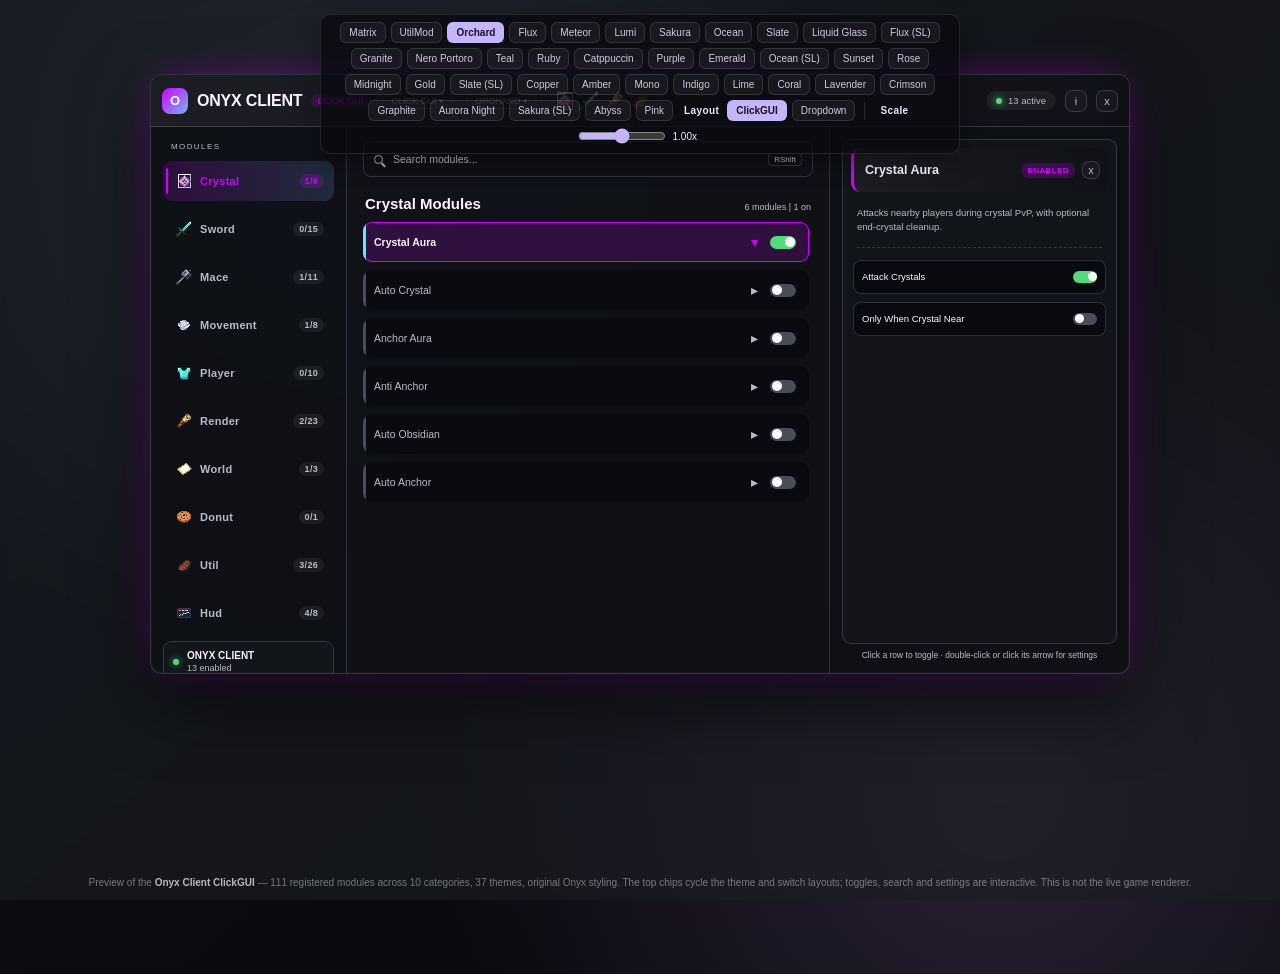
<file: website/preview.html>
<!doctype html>
<html lang="en" data-theme="prestige">
<head>
<meta charset="utf-8">
<meta name="viewport" content="width=device-width, initial-scale=1">
<title>Onyx Client — Menu Mockup (all current modules)</title>
<style>
/* BEGIN GENERATED: theme palettes */
:root {
  --scale: 1;
  --overlay: rgba(28, 30, 36, 0.600);
  --accent: #CF00FF;
  --accent-lo: #78B4FF;
  --panel: rgba(15, 17, 23, 0.902);
  --border: rgba(181, 173, 202, 0.220);
  --header-a: #1C1E24;
  --header-b: #0F1117;
  --row: rgba(9, 10, 16, 0.941);
  --row-on: rgba(207, 0, 255, 0.165);
  --row-hover: rgba(120, 180, 255, 0.165);
  --setting: rgba(9, 10, 16, 0.941);
  --text: #FDF5FF;
  --dim: #B9BCC2;
  --on: #50DC78;
  --off: #4A4C5A;
  --track: #2A2D36;
  --search: #0F1117;
  --green: #50DC78;
}
html[data-theme="matrix"] {
  --overlay: rgba(7, 8, 10, 0.600);
  --accent: #FF3B3B;
  --accent-lo: #FF3B3B;
  --panel: #141417;
  --border: #2C2C33;
  --header-a: #1A1A1F;
  --header-b: #101013;
  --row: #1A1A1E;
  --row-on: #2A1417;
  --row-hover: #25252B;
  --setting: #17171B;
  --text: #ECECF0;
  --dim: #8B8B95;
  --on: #FF3B3B;
  --off: #4B4B54;
  --track: #0D0D10;
  --search: #0E0E11;
  --green: #FF3B3B;
}
html[data-theme="utilmod"] {
  --overlay: rgba(6, 6, 8, 0.561);
  --accent: #38BDF8;
  --accent-lo: #E51617;
  --panel: #1C1C20;
  --border: #3F3F46;
  --header-a: #26262C;
  --header-b: #1E2A33;
  --row: #232327;
  --row-on: #23323B;
  --row-hover: #3F3F46;
  --setting: #161619;
  --text: #E4E4E7;
  --dim: #A1A1AA;
  --on: #22C55E;
  --off: #EF4444;
  --track: #0A0A0A;
  --search: #18181B;
  --green: #22C55E;
}
html[data-theme="prestige"] {
  --overlay: rgba(28, 30, 36, 0.600);
  --accent: #CF00FF;
  --accent-lo: #78B4FF;
  --panel: rgba(15, 17, 23, 0.902);
  --border: rgba(181, 173, 202, 0.220);
  --header-a: #1C1E24;
  --header-b: #0F1117;
  --row: rgba(9, 10, 16, 0.941);
  --row-on: rgba(207, 0, 255, 0.165);
  --row-hover: rgba(120, 180, 255, 0.165);
  --setting: rgba(9, 10, 16, 0.941);
  --text: #FDF5FF;
  --dim: #B9BCC2;
  --on: #50DC78;
  --off: #4A4C5A;
  --track: #2A2D36;
  --search: #0F1117;
  --green: #50DC78;
}
html[data-theme="flux"] {
  --overlay: rgba(4, 4, 4, 0.600);
  --accent: #E4E4E7;
  --accent-lo: #B8B8BE;
  --panel: #101010;
  --border: rgba(184, 184, 190, 0.380);
  --header-a: #050505;
  --header-b: #1A1A1A;
  --row: #141414;
  --row-on: rgba(184, 184, 190, 0.220);
  --row-hover: #202024;
  --setting: #141414;
  --text: #F4F4F5;
  --dim: #9A9AA0;
  --on: #B8B8BE;
  --off: #333338;
  --track: #050505;
  --search: #101010;
  --green: #B8B8BE;
}
html[data-theme="meteor"] {
  --overlay: rgba(11, 13, 16, 0.561);
  --accent: #3E8CFF;
  --accent-lo: #3E8CFF;
  --panel: #1B1E22;
  --border: #010409;
  --header-a: #24282D;
  --header-b: #16304A;
  --row: #22262B;
  --row-on: #1E2B38;
  --row-hover: #30363D;
  --setting: #191C20;
  --text: #E6EDF3;
  --dim: #8B949E;
  --on: #3FB950;
  --off: #F85149;
  --track: #0D1117;
  --search: #0D1117;
  --green: #3FB950;
}
html[data-theme="lumi"] {
  --overlay: rgba(67, 59, 107, 0.400);
  --accent: #7C5CE0;
  --accent-lo: #7C5CE0;
  --panel: #F8F7FD;
  --border: #D8D2EA;
  --header-a: #EDE9FA;
  --header-b: #E2D9FF;
  --row: #FFFFFF;
  --row-on: #EDE7FF;
  --row-hover: #E4DCFA;
  --setting: #F0ECFC;
  --text: #241E3A;
  --dim: #6F6890;
  --on: #12A594;
  --off: #CFC6E8;
  --track: #E6E0F5;
  --search: #FFFFFF;
  --green: #12A594;
}
html[data-theme="sakura"] {
  --overlay: rgba(26, 18, 28, 0.541);
  --accent: #FFC6D6;
  --accent-lo: #FFB3C8;
  --panel: #261C28;
  --border: #5A3A50;
  --header-a: #382739;
  --header-b: #482D43;
  --row: #2C2130;
  --row-on: #473245;
  --row-hover: #5A3E54;
  --setting: #2C202B;
  --text: #FFF5F9;
  --dim: #D8B9C7;
  --on: #FFB0C9;
  --off: #6B5361;
  --track: #1C151E;
  --search: #161119;
  --green: #FFB0C9;
}
html[data-theme="ocean"] {
  --overlay: rgba(10, 24, 34, 0.561);
  --accent: #BAE6FD;
  --accent-lo: #7DD3FC;
  --panel: #162633;
  --border: #2E5670;
  --header-a: #1D3748;
  --header-b: #23465B;
  --row: #1A2E3D;
  --row-on: #244659;
  --row-hover: #315F7E;
  --setting: #1B3040;
  --text: #F0FAFF;
  --dim: #B4CDDC;
  --on: #8EE1FF;
  --off: #527286;
  --track: #11212D;
  --search: #0C1822;
  --green: #8EE1FF;
}
html[data-theme="slate"] {
  --overlay: rgba(20, 22, 24, 0.541);
  --accent: #DDE1E6;
  --accent-lo: #BFC6CF;
  --panel: #202328;
  --border: #3A3F47;
  --header-a: #292D33;
  --header-b: #31363E;
  --row: #24272C;
  --row-on: #343A42;
  --row-hover: #414851;
  --setting: #252930;
  --text: #EEF1F4;
  --dim: #A5ACB6;
  --on: #D2D8DF;
  --off: #5A616B;
  --track: #1A1D21;
  --search: #121417;
  --green: #D2D8DF;
}
html[data-theme="sl_liquid_glass"] {
  --overlay: rgba(5, 6, 7, 0.565);
  --accent: #EAFAF6;
  --accent-lo: #2EE6C8;
  --panel: #0B0D0F;
  --border: rgba(255, 255, 255, 0.220);
  --header-a: #050607;
  --header-b: #FFFFFF;
  --row: #0B0D0F;
  --row-on: rgba(255, 255, 255, 0.220);
  --row-hover: rgba(255, 255, 255, 0.220);
  --setting: #0B0D0F;
  --text: #EFF2F3;
  --dim: #B4BABE;
  --on: #2EE6C8;
  --off: #25282C;
  --track: #050607;
  --search: #0B0D0F;
  --green: #2EE6C8;
}
html[data-theme="sl_flux"] {
  --overlay: rgba(4, 4, 4, 0.600);
  --accent: #E4E4E7;
  --accent-lo: #B8B8BE;
  --panel: #101010;
  --border: rgba(184, 184, 190, 0.380);
  --header-a: #050505;
  --header-b: #1A1A1A;
  --row: #141414;
  --row-on: rgba(184, 184, 190, 0.220);
  --row-hover: #202024;
  --setting: #141414;
  --text: #F4F4F5;
  --dim: #9A9AA0;
  --on: #B8B8BE;
  --off: #333338;
  --track: #050505;
  --search: #101010;
  --green: #B8B8BE;
}
html[data-theme="sl_granite"] {
  --overlay: rgba(5, 5, 5, 0.565);
  --accent: #F6E3B4;
  --accent-lo: #D9B56E;
  --panel: #0E0C0A;
  --border: rgba(217, 181, 110, 0.400);
  --header-a: #050505;
  --header-b: #F5E6C8;
  --row: #0E0C0A;
  --row-on: rgba(217, 181, 110, 0.400);
  --row-hover: rgba(217, 181, 110, 0.400);
  --setting: #0E0C0A;
  --text: #F6F2E9;
  --dim: #ADA79B;
  --on: #D9B56E;
  --off: #2C2A26;
  --track: #050505;
  --search: #0E0C0A;
  --green: #D9B56E;
}
html[data-theme="sl_nero_portoro"] {
  --overlay: rgba(3, 3, 4, 0.565);
  --accent: #F3E6C0;
  --accent-lo: #DBB872;
  --panel: #0A0A0C;
  --border: rgba(219, 184, 114, 0.345);
  --header-a: #030304;
  --header-b: #E8DCC0;
  --row: #0A0A0C;
  --row-on: rgba(219, 184, 114, 0.345);
  --row-hover: rgba(219, 184, 114, 0.345);
  --setting: #0A0A0C;
  --text: #F1EFE9;
  --dim: #A7A39E;
  --on: #DBB872;
  --off: #2A2927;
  --track: #030304;
  --search: #0A0A0C;
  --green: #DBB872;
}
html[data-theme="sl_teal"] {
  --overlay: rgba(2, 7, 8, 0.565);
  --accent: #8FF5E6;
  --accent-lo: #2DD4BF;
  --panel: #061416;
  --border: rgba(45, 212, 191, 0.400);
  --header-a: #020708;
  --header-b: #BFF7EE;
  --row: #061416;
  --row-on: rgba(45, 212, 191, 0.400);
  --row-hover: rgba(45, 212, 191, 0.400);
  --setting: #061416;
  --text: #EAFAF7;
  --dim: #93B8B3;
  --on: #2DD4BF;
  --off: #1C2B2E;
  --track: #020708;
  --search: #061416;
  --green: #2DD4BF;
}
html[data-theme="sl_ruby"] {
  --overlay: rgba(8, 2, 4, 0.565);
  --accent: #FF9DB0;
  --accent-lo: #F0486B;
  --panel: #18060B;
  --border: rgba(240, 72, 107, 0.400);
  --header-a: #080204;
  --header-b: #FFC8D2;
  --row: #18060B;
  --row-on: rgba(240, 72, 107, 0.400);
  --row-hover: rgba(240, 72, 107, 0.400);
  --setting: #18060B;
  --text: #FDECEF;
  --dim: #BC9EA5;
  --on: #F0486B;
  --off: #2F1D22;
  --track: #080204;
  --search: #18060B;
  --green: #F0486B;
}
html[data-theme="sl_catppuccin"] {
  --overlay: rgba(17, 17, 27, 0.565);
  --accent: #F5C2E7;
  --accent-lo: #CBA6F7;
  --panel: #1E1E2E;
  --border: rgba(203, 166, 247, 0.400);
  --header-a: #11111B;
  --header-b: #B4BEFE;
  --row: #1E1E2E;
  --row-on: rgba(203, 166, 247, 0.400);
  --row-hover: rgba(203, 166, 247, 0.400);
  --setting: #1E1E2E;
  --text: #CDD6F4;
  --dim: #A6ADC8;
  --on: #CBA6F7;
  --off: #313244;
  --track: #11111B;
  --search: #1E1E2E;
  --green: #CBA6F7;
}
html[data-theme="sl_purple"] {
  --overlay: rgba(5, 2, 10, 0.565);
  --accent: #D8B4FF;
  --accent-lo: #A86EFF;
  --panel: #0E071C;
  --border: rgba(168, 110, 255, 0.400);
  --header-a: #05020A;
  --header-b: #DCC8FF;
  --row: #0E071C;
  --row-on: rgba(168, 110, 255, 0.400);
  --row-hover: rgba(168, 110, 255, 0.400);
  --setting: #0E071C;
  --text: #F3ECFF;
  --dim: #AD9FCB;
  --on: #A86EFF;
  --off: #241B38;
  --track: #05020A;
  --search: #0E071C;
  --green: #A86EFF;
}
html[data-theme="sl_emerald"] {
  --overlay: rgba(2, 8, 5, 0.565);
  --accent: #9BF5C2;
  --accent-lo: #34D37D;
  --panel: #06140D;
  --border: rgba(52, 211, 125, 0.400);
  --header-a: #020805;
  --header-b: #C4F5D8;
  --row: #06140D;
  --row-on: rgba(52, 211, 125, 0.400);
  --row-hover: rgba(52, 211, 125, 0.400);
  --setting: #06140D;
  --text: #EBFAF1;
  --dim: #92BCA4;
  --on: #34D37D;
  --off: #1B2C22;
  --track: #020805;
  --search: #06140D;
  --green: #34D37D;
}
html[data-theme="sl_ocean"] {
  --overlay: rgba(2, 4, 10, 0.565);
  --accent: #9DC0FF;
  --accent-lo: #3B82F6;
  --panel: #070D18;
  --border: rgba(59, 130, 246, 0.400);
  --header-a: #02040A;
  --header-b: #C8D8F7;
  --row: #070D18;
  --row-on: rgba(59, 130, 246, 0.400);
  --row-hover: rgba(59, 130, 246, 0.400);
  --setting: #070D18;
  --text: #EAF1FD;
  --dim: #96AAC8;
  --on: #3B82F6;
  --off: #1B2636;
  --track: #02040A;
  --search: #070D18;
  --green: #3B82F6;
}
html[data-theme="sl_sunset"] {
  --overlay: rgba(8, 4, 2, 0.565);
  --accent: #FFC08A;
  --accent-lo: #FF8C42;
  --panel: #18100A;
  --border: rgba(255, 140, 66, 0.400);
  --header-a: #080402;
  --header-b: #FFE0C4;
  --row: #18100A;
  --row-on: rgba(255, 140, 66, 0.400);
  --row-hover: rgba(255, 140, 66, 0.400);
  --setting: #18100A;
  --text: #FDF0E8;
  --dim: #C8AC98;
  --on: #FF8C42;
  --off: #2F241B;
  --track: #080402;
  --search: #18100A;
  --green: #FF8C42;
}
html[data-theme="sl_rose"] {
  --overlay: rgba(8, 2, 5, 0.565);
  --accent: #FFA6C8;
  --accent-lo: #FF5FA2;
  --panel: #18070F;
  --border: rgba(255, 95, 162, 0.400);
  --header-a: #080205;
  --header-b: #FFCADB;
  --row: #18070F;
  --row-on: rgba(255, 95, 162, 0.400);
  --row-hover: rgba(255, 95, 162, 0.400);
  --setting: #18070F;
  --text: #FDECF3;
  --dim: #C79EAF;
  --on: #FF5FA2;
  --off: #2F1D26;
  --track: #080205;
  --search: #18070F;
  --green: #FF5FA2;
}
html[data-theme="sl_midnight"] {
  --overlay: rgba(2, 2, 6, 0.565);
  --accent: #AEB6FF;
  --accent-lo: #5B6CFF;
  --panel: #08090F;
  --border: rgba(91, 108, 255, 0.400);
  --header-a: #020206;
  --header-b: #C8CCF7;
  --row: #08090F;
  --row-on: rgba(91, 108, 255, 0.400);
  --row-hover: rgba(91, 108, 255, 0.400);
  --setting: #08090F;
  --text: #E9EBFD;
  --dim: #9EA2C8;
  --on: #5B6CFF;
  --off: #1C1E36;
  --track: #020206;
  --search: #08090F;
  --green: #5B6CFF;
}
html[data-theme="sl_gold"] {
  --overlay: rgba(7, 5, 2, 0.565);
  --accent: #F3DCA0;
  --accent-lo: #E3B341;
  --panel: #14110A;
  --border: rgba(227, 179, 65, 0.400);
  --header-a: #070502;
  --header-b: #F0E2C0;
  --row: #14110A;
  --row-on: rgba(227, 179, 65, 0.400);
  --row-hover: rgba(227, 179, 65, 0.400);
  --setting: #14110A;
  --text: #FAF4E6;
  --dim: #C0B296;
  --on: #E3B341;
  --off: #2C261B;
  --track: #070502;
  --search: #14110A;
  --green: #E3B341;
}
html[data-theme="sl_slate"] {
  --overlay: rgba(4, 5, 6, 0.565);
  --accent: #C2CDD8;
  --accent-lo: #8AA0B4;
  --panel: #0B0D10;
  --border: rgba(138, 160, 180, 0.298);
  --header-a: #040506;
  --header-b: #D0D8E0;
  --row: #0B0D10;
  --row-on: rgba(138, 160, 180, 0.298);
  --row-hover: rgba(138, 160, 180, 0.298);
  --setting: #0B0D10;
  --text: #EEF1F4;
  --dim: #9EA7B1;
  --on: #8AA0B4;
  --off: #222831;
  --track: #040506;
  --search: #0B0D10;
  --green: #8AA0B4;
}
html[data-theme="sl_copper"] {
  --overlay: rgba(6, 3, 2, 0.565);
  --accent: #E8B78A;
  --accent-lo: #C77B4A;
  --panel: #130D08;
  --border: rgba(199, 123, 74, 0.400);
  --header-a: #060302;
  --header-b: #FFDCC0;
  --row: #130D08;
  --row-on: rgba(199, 123, 74, 0.400);
  --row-hover: rgba(199, 123, 74, 0.400);
  --setting: #130D08;
  --text: #FAF0E8;
  --dim: #CDAF98;
  --on: #C77B4A;
  --off: #2C2219;
  --track: #060302;
  --search: #130D08;
  --green: #C77B4A;
}
html[data-theme="sl_amber"] {
  --overlay: rgba(7, 4, 2, 0.565);
  --accent: #FFD270;
  --accent-lo: #FFB300;
  --panel: #161006;
  --border: rgba(255, 179, 0, 0.400);
  --header-a: #070402;
  --header-b: #FFE8B8;
  --row: #161006;
  --row-on: rgba(255, 179, 0, 0.400);
  --row-hover: rgba(255, 179, 0, 0.400);
  --setting: #161006;
  --text: #FCF1E0;
  --dim: #CBB388;
  --on: #FFB300;
  --off: #2F2410;
  --track: #070402;
  --search: #161006;
  --green: #FFB300;
}
html[data-theme="sl_mono"] {
  --overlay: rgba(4, 4, 4, 0.565);
  --accent: #F5F5F7;
  --accent-lo: #E4E4E7;
  --panel: #0C0C0D;
  --border: rgba(228, 228, 231, 0.298);
  --header-a: #040404;
  --header-b: #F0F0F2;
  --row: #0C0C0D;
  --row-on: rgba(228, 228, 231, 0.298);
  --row-hover: rgba(228, 228, 231, 0.298);
  --setting: #0C0C0D;
  --text: #F5F5F6;
  --dim: #AAAAAE;
  --on: #E4E4E7;
  --off: #28282B;
  --track: #040404;
  --search: #0C0C0D;
  --green: #E4E4E7;
}
html[data-theme="sl_indigo"] {
  --overlay: rgba(3, 3, 8, 0.565);
  --accent: #AEB4FF;
  --accent-lo: #4F5BD5;
  --panel: #0A0B16;
  --border: rgba(79, 91, 213, 0.400);
  --header-a: #030308;
  --header-b: #C8CAF5;
  --row: #0A0B16;
  --row-on: rgba(79, 91, 213, 0.400);
  --row-hover: rgba(79, 91, 213, 0.400);
  --setting: #0A0B16;
  --text: #EBEBFC;
  --dim: #9EA2CB;
  --on: #4F5BD5;
  --off: #1E2038;
  --track: #030308;
  --search: #0A0B16;
  --green: #4F5BD5;
}
html[data-theme="sl_lime"] {
  --overlay: rgba(4, 7, 2, 0.565);
  --accent: #C8F78F;
  --accent-lo: #A3E635;
  --panel: #0E1408;
  --border: rgba(163, 230, 53, 0.400);
  --header-a: #040702;
  --header-b: #DDF5B8;
  --row: #0E1408;
  --row-on: rgba(163, 230, 53, 0.400);
  --row-hover: rgba(163, 230, 53, 0.400);
  --setting: #0E1408;
  --text: #F4FBE6;
  --dim: #BED198;
  --on: #A3E635;
  --off: #26301A;
  --track: #040702;
  --search: #0E1408;
  --green: #A3E635;
}
html[data-theme="sl_coral"] {
  --overlay: rgba(8, 3, 3, 0.565);
  --accent: #FFA698;
  --accent-lo: #FF6B5B;
  --panel: #180A08;
  --border: rgba(255, 107, 91, 0.400);
  --header-a: #080303;
  --header-b: #FFC9C0;
  --row: #180A08;
  --row-on: rgba(255, 107, 91, 0.400);
  --row-hover: rgba(255, 107, 91, 0.400);
  --setting: #180A08;
  --text: #FDEDE9;
  --dim: #CBA29B;
  --on: #FF6B5B;
  --off: #2F1C19;
  --track: #080303;
  --search: #180A08;
  --green: #FF6B5B;
}
html[data-theme="sl_lavender"] {
  --overlay: rgba(5, 4, 10, 0.565);
  --accent: #DCC8FF;
  --accent-lo: #C4A3FF;
  --panel: #120E1C;
  --border: rgba(196, 163, 255, 0.400);
  --header-a: #05040A;
  --header-b: #E4D4FF;
  --row: #120E1C;
  --row-on: rgba(196, 163, 255, 0.400);
  --row-hover: rgba(196, 163, 255, 0.400);
  --setting: #120E1C;
  --text: #F6F0FF;
  --dim: #B9ABD0;
  --on: #C4A3FF;
  --off: #2A2238;
  --track: #05040A;
  --search: #120E1C;
  --green: #C4A3FF;
}
html[data-theme="sl_crimson"] {
  --overlay: rgba(7, 2, 2, 0.565);
  --accent: #FF8A8A;
  --accent-lo: #DC2626;
  --panel: #160707;
  --border: rgba(220, 38, 38, 0.400);
  --header-a: #070202;
  --header-b: #FFC4C4;
  --row: #160707;
  --row-on: rgba(220, 38, 38, 0.400);
  --row-hover: rgba(220, 38, 38, 0.400);
  --setting: #160707;
  --text: #FDECEC;
  --dim: #CB9B9B;
  --on: #DC2626;
  --off: #2F1818;
  --track: #070202;
  --search: #160707;
  --green: #DC2626;
}
html[data-theme="sl_graphite"] {
  --overlay: rgba(6, 6, 7, 0.565);
  --accent: #BCD4FF;
  --accent-lo: #6EA8FF;
  --panel: #101114;
  --border: rgba(110, 168, 255, 0.345);
  --header-a: #060607;
  --header-b: #D4DEF0;
  --row: #101114;
  --row-on: rgba(110, 168, 255, 0.345);
  --row-hover: rgba(110, 168, 255, 0.345);
  --setting: #101114;
  --text: #ECEEF2;
  --dim: #A4A8B0;
  --on: #6EA8FF;
  --off: #26282D;
  --track: #060607;
  --search: #101114;
  --green: #6EA8FF;
}
html[data-theme="sl_aurora_night"] {
  --overlay: rgba(2, 5, 10, 0.565);
  --accent: #A8FAD6;
  --accent-lo: #5AF2B0;
  --panel: #060D14;
  --border: rgba(90, 242, 176, 0.400);
  --header-a: #02050A;
  --header-b: #C4F8E4;
  --row: #060D14;
  --row-on: rgba(90, 242, 176, 0.400);
  --row-hover: rgba(90, 242, 176, 0.400);
  --setting: #060D14;
  --text: #E9F8F3;
  --dim: #93B8B4;
  --on: #5AF2B0;
  --off: #182630;
  --track: #02050A;
  --search: #060D14;
  --green: #5AF2B0;
}
html[data-theme="sl_sakura"] {
  --overlay: rgba(7, 4, 7, 0.565);
  --accent: #FFD0E2;
  --accent-lo: #FFA8C8;
  --panel: #160D12;
  --border: rgba(255, 168, 200, 0.400);
  --header-a: #070407;
  --header-b: #FFE0EC;
  --row: #160D12;
  --row-on: rgba(255, 168, 200, 0.400);
  --row-hover: rgba(255, 168, 200, 0.400);
  --setting: #160D12;
  --text: #FDF0F5;
  --dim: #C9AEBB;
  --on: #FFA8C8;
  --off: #2C1D25;
  --track: #070407;
  --search: #160D12;
  --green: #FFA8C8;
}
html[data-theme="sl_abyss"] {
  --overlay: rgba(1, 2, 4, 0.565);
  --accent: #D0EAFF;
  --accent-lo: #A5D8FF;
  --panel: #04080E;
  --border: rgba(165, 216, 255, 0.345);
  --header-a: #010204;
  --header-b: #D8ECFF;
  --row: #04080E;
  --row-on: rgba(165, 216, 255, 0.345);
  --row-hover: rgba(165, 216, 255, 0.345);
  --setting: #04080E;
  --text: #E8F2FB;
  --dim: #90A6BA;
  --on: #A5D8FF;
  --off: #111C28;
  --track: #010204;
  --search: #04080E;
  --green: #A5D8FF;
}
html[data-theme="pink"] {
  --overlay: rgba(21, 16, 21, 0.600);
  --accent: #EE8EEA;
  --accent-lo: #D96AD8;
  --panel: rgba(21, 16, 21, 0.902);
  --border: #382F37;
  --header-a: #3F343F;
  --header-b: #302A30;
  --row: #1E191E;
  --row-on: #3F343F;
  --row-hover: #272127;
  --setting: #1A1519;
  --text: #F4F4F5;
  --dim: #9E909E;
  --on: #D96AD8;
  --off: #3A343A;
  --track: #1E191E;
  --search: #1E191E;
  --green: #D96AD8;
}
/* END GENERATED: theme palettes */

* { box-sizing: border-box; }
body {
  margin: 0; min-height: 100vh; overflow: hidden;
  font-family: "Segoe UI", Tahoma, Geneva, Verdana, sans-serif;
  color: var(--text);
  background: radial-gradient(circle at 28% 18%, #2a3242 0%, transparent 42%),
              radial-gradient(circle at 78% 82%, #2a2136 0%, transparent 45%),
              linear-gradient(140deg, #10131b, #08090d 70%);
}
body::before {
  content: ""; position: fixed; inset: 0; background: var(--overlay);
  backdrop-filter: blur(3px); pointer-events: none;
}

/* ---------- Demo controls ---------- */
.toolbar {
  position: fixed; z-index: 30; top: 14px; left: 50%; transform: translateX(-50%);
  display: flex; flex-wrap: wrap; justify-content: center; align-items: center; gap: 5px;
  max-width: calc(100vw - 24px); padding: 7px 9px; border-radius: 10px;
  background: rgba(10, 10, 16, .82); border: 1px solid rgba(255,255,255,.10);
  box-shadow: 0 8px 24px rgba(0,0,0,.35); font-size: 10px; color: #a9a5bb;
}
.toolbar strong { color: #ece8fa; margin: 0 3px 0 6px; font-size: 10px; letter-spacing: .4px; }
.toolbar button {
  font: inherit; color: #cfcadd; cursor: pointer; padding: 4px 8px; border-radius: 6px;
  border: 1px solid rgba(255,255,255,.12); background: rgba(255,255,255,.05);
}
.toolbar button:hover { color: #fff; border-color: rgba(255,255,255,.28); }
.toolbar button.active { background: #c4b5fd; color: #17121f; border-color: transparent; font-weight: 700; }
.toolbar .sep { width: 1px; height: 18px; background: rgba(255,255,255,.12); margin: 0 4px; }
.toolbar input[type="range"] { width: 88px; accent-color: #c4b5fd; }
.toolbar .val { min-width: 32px; color: #ece8fa; }

/* ---------- Window shell ---------- */
.stage {
  position: relative; z-index: 5; margin: 74px auto 0;
  width: calc(980px * var(--scale)); height: calc(600px * var(--scale));
}
body.embed .toolbar { display: none; }
body.embed .stage { margin: 12px auto 0; }
.window {
  width: 980px; height: 600px; transform: scale(var(--scale)); transform-origin: top left;
  display: grid; grid-template-rows: 52px 1fr;
  border: 1px solid var(--border); border-radius: 12px; background: var(--panel);
  box-shadow: 0 26px 70px rgba(0,0,0,.62), 0 0 0 1px rgba(255,255,255,.03) inset,
              0 0 42px -18px var(--accent);
  overflow: hidden; user-select: none;
}
.window.closed { display: none; }
.closed-note {
  display: none; position: relative; z-index: 6; text-align: center; color: #cfcadd;
  font-size: 13px; line-height: 1.8; padding-top: 40vh;
}
.closed-note b { color: #c4b5fd; }
.closed-note.show { display: block; }
.closed-note button {
  margin-top: 10px; font: inherit; cursor: pointer; padding: 7px 16px; border-radius: 7px;
  border: 1px solid rgba(255,255,255,.18); background: rgba(255,255,255,.07); color: #fff;
}

.titlebar {
  display: flex; align-items: center; gap: 9px; padding: 0 11px;
  background: linear-gradient(90deg, var(--header-a), var(--header-b));
  border-bottom: 1px solid var(--border);
}
.logo {
  width: 26px; height: 26px; border-radius: 8px; display: grid; place-items: center;
  font-weight: 800; font-size: 13px; color: #fff;
  background: linear-gradient(135deg, var(--accent), var(--accent-lo));
}
.brand { font-size: 16px; font-weight: 700; letter-spacing: -.2px; }
.tag {
  font-size: 9px; font-weight: 700; color: var(--accent);
  background: color-mix(in srgb, var(--accent) 16%, transparent);
  padding: 2px 6px; border-radius: 6px;
}
.layout-chip {
  margin-left: 4px; font-size: 9px; color: var(--dim);
  border: 1px solid var(--border); border-radius: 10px; padding: 2px 8px;
  cursor: pointer; user-select: none; transition: color .15s, border-color .15s, background .15s;
}
.layout-chip:hover { color: #fff; border-color: var(--accent); background: color-mix(in srgb, var(--accent) 14%, transparent); }
/* Loadout strip: real vanilla item sprites, kept crisp with pixelated scaling. */
.item-strip { margin-left: 8px; display: flex; align-items: center; gap: 5px; }
.item-icon {
  width: 20px; height: 20px; image-rendering: pixelated;
  filter: drop-shadow(0 1px 2px rgba(0,0,0,.65));
}
.active-pill {
  margin-left: auto; display: flex; align-items: center; gap: 6px; font-size: 9.5px; color: var(--dim);
  background: rgba(255,255,255,.05); border-radius: 10px; padding: 4px 10px;
}
.dot { width: 6px; height: 6px; border-radius: 50%; background: var(--green); box-shadow: 0 0 7px var(--green); }
.icon-btn {
  width: 22px; height: 22px; border-radius: 7px; border: 1px solid var(--border);
  background: rgba(255,255,255,.03); color: var(--dim); display: grid; place-items: center;
  font-size: 11px; cursor: pointer;
}
.icon-btn:hover { color: var(--accent); border-color: var(--accent); }

.body { display: grid; grid-template-columns: 196px 1fr 300px; min-height: 0; }

/* ---------- Sidebar ---------- */
.sidebar {
  border-right: 1px solid var(--border); background: rgba(0,0,0,.07);
  padding: 14px 12px; display: flex; flex-direction: column; min-height: 0;
}
.side-label { font-size: 8px; letter-spacing: 1.4px; color: var(--dim); margin: 1px 0 10px 8px; }
.cat {
  height: 40px; margin-bottom: 8px; border-radius: 9px; display: flex; align-items: center;
  padding: 0 10px 0 13px; font-size: 11px; font-weight: 600; letter-spacing: .3px;
  color: var(--dim); cursor: pointer; position: relative;
}
.cat:hover { background: var(--row-hover); }
.cat.active {
  color: var(--accent);
  background: linear-gradient(90deg, var(--row-on), var(--row-hover));
}
.cat.active::before {
  content: ""; position: absolute; left: 3px; top: 7px; bottom: 7px; width: 2px;
  border-radius: 2px; background: var(--accent);
}
.cat .count {
  margin-left: auto; font-size: 9px; color: var(--dim);
  background: rgba(255,255,255,.06); border-radius: 8px; padding: 2px 6px;
}
.cat.active .count { color: var(--accent); background: color-mix(in srgb, var(--accent) 18%, transparent); }
.cat-icon { width: 16px; height: 16px; margin-right: 8px; image-rendering: pixelated; object-fit: contain; flex: none; }
.cat-letter {
  width: 16px; margin-right: 8px; flex: none; text-align: center; font-size: 9px;
  color: var(--dim); border: 1px solid var(--border); border-radius: 4px; line-height: 14px;
}
.cat.active .cat-letter { color: var(--accent); border-color: var(--accent); }
.client-card {
  margin-top: auto; border: 1px solid var(--border); border-radius: 9px;
  background: rgba(255,255,255,.025); padding: 8px 9px;
  display: flex; gap: 8px; align-items: center;
}
.client-card .name { font-size: 10px; font-weight: 700; }
.client-card .sub { font-size: 9px; color: var(--dim); margin-top: 2px; }

/* ---------- Module catalog ---------- */
.catalog { min-height: 0; padding: 14px 16px; display: flex; flex-direction: column; }
.search {
  height: 36px; flex: none; display: flex; align-items: center; gap: 8px;
  border: 1px solid var(--border); border-radius: 8px; background: var(--search); padding: 0 10px;
}
.search:focus-within { border-color: var(--accent); }
.mag { width: 9px; height: 9px; border: 1.5px solid var(--dim); border-radius: 50%; position: relative; flex: none; }
.mag::after { content: ""; position: absolute; right: -4px; bottom: -3px; width: 5px; height: 1.5px; background: var(--dim); transform: rotate(45deg); }
.search input {
  flex: 1; min-width: 0; border: 0; outline: 0; background: transparent;
  color: var(--text); font: inherit; font-size: 10.5px;
}
.search input::placeholder { color: var(--dim); }
.search kbd {
  font: inherit; font-size: 8px; color: var(--dim); border: 1px solid var(--border);
  border-radius: 4px; padding: 1px 5px;
}
.heading { display: flex; align-items: flex-end; margin: 18px 2px 10px; }
.heading h2 { margin: 0; font-size: 15px; font-weight: 700; }
.heading .count { margin-left: auto; font-size: 9px; color: var(--dim); }
.module-list { overflow-y: auto; overflow-x: hidden; padding-right: 4px; flex: 1; }
.module-list::-webkit-scrollbar, .settings-list::-webkit-scrollbar { width: 4px; }
.module-list::-webkit-scrollbar-thumb, .settings-list::-webkit-scrollbar-thumb { background: var(--accent); border-radius: 4px; }
.module-list::-webkit-scrollbar-track, .settings-list::-webkit-scrollbar-track { background: transparent; }
.row {
  height: 40px; margin-bottom: 8px; border-radius: 9px; background: var(--row);
  display: grid; grid-template-columns: 3px 1fr 16px 30px; align-items: center;
  gap: 8px; padding-right: 9px; cursor: pointer; overflow: hidden;
}
.row:hover { background: var(--row-hover); }
.row.on { background: var(--row-on); }
.row.selected { box-shadow: inset 0 0 0 1px var(--accent); }
.row .stripe { width: 3px; height: 40px; background: var(--off); }
.row.on .stripe { background: var(--cat, var(--accent)); }
.row .name { font-size: 10.5px; color: var(--dim); white-space: nowrap; overflow: hidden; text-overflow: ellipsis; }
.row.on .name { color: var(--text); font-weight: 600; }
.row .chev { text-align: center; color: var(--dim); font-size: 14px; }
.row.selected .chev { color: var(--accent); }
.pill { width: 26px; height: 13px; border-radius: 7px; background: var(--off); position: relative; transition: background .12s; }
.pill::after {
  content: ""; position: absolute; top: 1.5px; left: 1.5px; width: 10px; height: 10px;
  border-radius: 50%; background: #fff; transition: left .12s;
}
.row.on .pill, .toggle.on { background: var(--on); }
.row.on .pill::after, .toggle.on::after { left: 14.5px; }
.empty { color: var(--dim); font-size: 11px; text-align: center; padding: 40px 0; }

/* ---------- Settings inspector ---------- */
.settings-pane {
  border-left: 1px solid var(--border); background: rgba(0,0,0,.06);
  padding: 12px 12px; min-height: 0; display: flex; flex-direction: column;
}
.settings-inner {
  flex: 1; min-height: 0; border-radius: 9px; border: 1px solid var(--border);
  background: rgba(255,255,255,.02); display: flex; flex-direction: column; overflow: hidden;
}
.set-head {
  height: 44px; flex: none; margin: 8px 8px 0; border-radius: 9px;
  background: linear-gradient(90deg, var(--header-a), var(--header-b));
  display: flex; align-items: center; gap: 7px; padding: 0 8px 0 11px;
  border-left: 3px solid var(--accent);
}
.set-head .title { font-size: 12.5px; font-weight: 700; overflow: hidden; text-overflow: ellipsis; white-space: nowrap; }
.status {
  margin-left: auto; font-size: 8px; font-weight: 700; letter-spacing: .4px;
  color: var(--dim); background: rgba(255,255,255,.06); border-radius: 6px; padding: 3px 6px;
}
.status.on { color: var(--accent); background: color-mix(in srgb, var(--accent) 20%, transparent); }
.desc {
  margin: 14px 14px 12px; font-size: 9.5px; line-height: 1.5; color: var(--dim);
  border-bottom: 1px dashed var(--border); padding-bottom: 12px;
}
.settings-list { overflow-y: auto; padding: 0 10px 14px; flex: 1; }
.setting {
  height: 34px; margin-bottom: 8px; border-radius: 8px; border: 1px solid var(--border);
  background: var(--setting); display: flex; align-items: center; padding: 0 8px;
  font-size: 9.5px; position: relative; overflow: hidden; cursor: default;
}
.setting:hover { border-color: var(--accent); }
.setting .label { position: relative; z-index: 2; white-space: nowrap; overflow: hidden; text-overflow: ellipsis; }
.setting .value { margin-left: auto; color: var(--accent); position: relative; z-index: 2; font-variant-numeric: tabular-nums; }
.setting .track {
  position: absolute; left: 8px; right: 8px; bottom: 3px; height: 2px;
  border-radius: 2px; background: var(--track); overflow: hidden;
}
.setting .track i { display: block; height: 100%; background: var(--accent); border-radius: 2px; }
.toggle { width: 24px; height: 12px; border-radius: 6px; background: var(--off); position: relative; margin-left: auto; flex: none; cursor: pointer; }
.toggle::after {
  content: ""; position: absolute; top: 1.5px; left: 1.5px; width: 9px; height: 9px;
  border-radius: 50%; background: #fff; transition: left .12s;
}
.advanced-head {
  height: 26px; margin: 12px 0 6px; display: flex; align-items: center; gap: 6px;
  font-size: 9px; font-weight: 700; letter-spacing: .6px; color: var(--dim); cursor: pointer;
}
.advanced-head:hover { color: var(--accent); }
.advanced-head::before { content: "▸"; font-size: 10px; }
.advanced-head.open::before { content: "▾"; }
.set-hint {
  flex: none; font-size: 8.5px; color: var(--dim); text-align: center;
  padding: 6px 4px 1px;
}
.footer-hint {
  position: fixed; z-index: 20; bottom: 12px; left: 50%; transform: translateX(-50%);
  color: rgba(255,255,255,.42); font-size: 10px; text-align: center; white-space: nowrap;
}
.footer-hint b { color: rgba(255,255,255,.7); font-weight: 600; }
@media (max-width: 960px) {
  .toolbar { max-width: calc(100vw - 16px); }
  .footer-hint { white-space: normal; width: 92vw; }
}
</style>
</head>
<body>

<div class="toolbar">
  <!-- BEGIN GENERATED: theme buttons -->
  <button data-theme="matrix">Matrix</button>
  <button data-theme="utilmod">UtilMod</button>
  <button data-theme="prestige" class="active">Orchard</button>
  <button data-theme="flux">Flux</button>
  <button data-theme="meteor">Meteor</button>
  <button data-theme="lumi">Lumi</button>
  <button data-theme="sakura">Sakura</button>
  <button data-theme="ocean">Ocean</button>
  <button data-theme="slate">Slate</button>
  <button data-theme="sl_liquid_glass">Liquid Glass</button>
  <button data-theme="sl_flux">Flux (SL)</button>
  <button data-theme="sl_granite">Granite</button>
  <button data-theme="sl_nero_portoro">Nero Portoro</button>
  <button data-theme="sl_teal">Teal</button>
  <button data-theme="sl_ruby">Ruby</button>
  <button data-theme="sl_catppuccin">Catppuccin</button>
  <button data-theme="sl_purple">Purple</button>
  <button data-theme="sl_emerald">Emerald</button>
  <button data-theme="sl_ocean">Ocean (SL)</button>
  <button data-theme="sl_sunset">Sunset</button>
  <button data-theme="sl_rose">Rose</button>
  <button data-theme="sl_midnight">Midnight</button>
  <button data-theme="sl_gold">Gold</button>
  <button data-theme="sl_slate">Slate (SL)</button>
  <button data-theme="sl_copper">Copper</button>
  <button data-theme="sl_amber">Amber</button>
  <button data-theme="sl_mono">Mono</button>
  <button data-theme="sl_indigo">Indigo</button>
  <button data-theme="sl_lime">Lime</button>
  <button data-theme="sl_coral">Coral</button>
  <button data-theme="sl_lavender">Lavender</button>
  <button data-theme="sl_crimson">Crimson</button>
  <button data-theme="sl_graphite">Graphite</button>
  <button data-theme="sl_aurora_night">Aurora Night</button>
  <button data-theme="sl_sakura">Sakura (SL)</button>
  <button data-theme="sl_abyss">Abyss</button>
  <button data-theme="pink">Pink</button>
<!-- END GENERATED: theme buttons -->
  <strong>Layout</strong>
  <button data-layout="CLICK_GUI" class="active">ClickGUI</button>
  <button data-layout="DROPDOWN">Dropdown</button>
  <span class="sep"></span>
  <strong>Scale</strong>
  <input id="scale" type="range" min="0.75" max="1.25" step="0.05" value="1">
  <span class="val" id="scaleVal">1.00x</span>
</div>

<div class="stage">
  <div class="window" id="window">
    <div class="titlebar">
      <div class="logo">O</div>
      <div class="brand">ONYX CLIENT</div>
      <div class="tag">CLICK GUI</div>
      <div class="layout-chip" id="layoutChip" title="Switch menu layout">CLICK GUI  &#9662;</div>
      <div class="layout-chip" id="themeChip" title="Cycle theme">ORCHARD  &#9662;</div>
      <div class="item-strip" title="Loadout">
        <img class="item-icon" src="assets/img/icons/end_crystal.png" alt="End Crystal">
        <img class="item-icon" src="assets/img/icons/sword.png" alt="Sword">
        <img class="item-icon" src="assets/img/icons/spyglass.png" alt="Spyglass">
        <img class="item-icon" src="assets/img/icons/steak.png" alt="Steak">
      </div>
      <div class="active-pill"><span class="dot"></span><span id="activeCount">0 active</span></div>
      <div class="icon-btn" id="infoBtn" title="Credits">i</div>
      <div class="icon-btn" id="closeBtn" title="Close menu">x</div>
    </div>

    <div class="body">
      <div class="sidebar">
        <div class="side-label">MODULES</div>
        <div id="sidebar"></div>
        <div class="client-card">
          <span class="dot"></span>
          <div><div class="name">ONYX CLIENT</div><div class="sub" id="enabledCount">0 enabled</div></div>
        </div>
      </div>

      <div class="catalog">
        <div class="search">
          <span class="mag"></span>
          <input id="search" type="text" placeholder="Search modules..." autocomplete="off" spellcheck="false">
          <kbd>RShift</kbd>
        </div>
        <div class="heading"><h2 id="heading">Crystal Modules</h2><span class="count" id="listCount"></span></div>
        <div class="module-list" id="moduleList"></div>
      </div>

      <div class="settings-pane">
        <div class="settings-inner">
          <div class="set-head">
            <span class="title" id="setTitle">Module</span>
            <span class="status" id="setStatus">DISABLED</span>
            <span class="icon-btn" id="setClose" style="width:18px;height:18px;">x</span>
          </div>
          <div class="desc" id="setDesc"></div>
          <div class="settings-list" id="settingsList"></div>
        </div>
        <div class="set-hint">Click a row to toggle · double-click or click its arrow for settings</div>
      </div>
    </div>
  </div>

  <div class="closed-note" id="closedNote">
    Menu closed<br>
    Press <b>Right Shift</b> in game (or click below) to reopen
    <br><button id="reopenBtn">Reopen mockup</button>
  </div>
</div>

<div class="footer-hint">
  Preview of the <b>Onyx Client ClickGUI</b> — 111 registered modules across 10 categories, 37 themes, original Onyx styling. The top chips cycle the theme and switch layouts; toggles, search and settings are interactive. This is not the live game renderer.
</div>

<script>
/* Exact display names, categories and descriptions from the module constructors.
   Settings are representative subsets of the real settings in each module. */
/* BEGIN GENERATED: module data */
const MODULES = [
  { n: "Auto Totem", c: "UTIL", on: true, d: "Keeps a totem in your offhand, detects pops and damage, and holds reserves.", s:[
    {t:"mode",n:"Mode",v:"SMART"},
    {t:"num",n:"Health Threshold",v:10.0,min:1.0,max:20.0},
    {t:"bool",n:"Include Absorption",v:true},
    {t:"bool",n:"Equip After Pop",v:true},
    {t:"bool",n:"Pop Alert",v:true},
    {t:"bool",n:"Fall Threat",v:true},
    {t:"num",n:"Fall Distance",v:8.0,min:1.0,max:40.0},
    {t:"bool",n:"Elytra Threat",v:true},
    {t:"num",n:"Elytra Speed",v:1.2,min:0.2,max:5.0},
    {t:"num",n:"Delay",v:0.0,min:0.0,max:40.0},
    {t:"mode",n:"Search Order",v:"INVENTORY FIRST"},
    {t:"num",n:"Reserve Totems",v:0.0,min:0.0,max:8.0},
    {t:"bool",n:"Fill Hotbar",v:true},
    {t:"num",n:"Reserve Slots",v:1.0,min:0.0,max:9.0},
    {t:"bool",n:"Return Previous Item",v:true},
    {t:"bool",n:"Survival Only",v:true},
    {t:"bool",n:"Double Hand",v:false},
    {t:"bool",n:"Pause Movement Clicks",v:true},
    {t:"num",n:"Movement Threshold",v:0.15,min:0.02,max:1.0},
    {t:"bool",n:"Show Status",v:false},
    {t:"num",n:"Status Position X",v:4.0,min:0.0,max:1000.0,adv:true},
    {t:"num",n:"Status Position Y",v:120.0,min:0.0,max:1000.0,adv:true},
    {t:"num",n:"Status Color",v:0.0,min:0.0,max:1.0,adv:true},
    {t:"bool",n:"Pop Counter",v:true},
    {t:"num",n:"Max Players",v:5.0,min:1.0,max:20.0,adv:true},
    {t:"bool",n:"Include Self",v:true,adv:true},
    {t:"bool",n:"Hide When Empty",v:true,adv:true},
    {t:"mode",n:"Pop Style",v:"PLAIN",adv:true},
    {t:"num",n:"Pop Color",v:0.0,min:0.0,max:1.0,adv:true},
    {t:"num",n:"Pop Ticks",v:20.0,min:0.0,max:80.0,adv:true},
    {t:"num",n:"Pop Board Position X",v:4.0,min:0.0,max:1000.0,adv:true},
    {t:"num",n:"Pop Board Position Y",v:170.0,min:0.0,max:1000.0,adv:true},
  ] },
  { n: "Crystal Aura", c: "CRYSTAL", on: true, d: "Attacks nearby players during crystal PvP, with optional end-crystal cleanup.", s:[
    {t:"bool",n:"Attack Crystals",v:true},
    {t:"bool",n:"Only When Crystal Near",v:false},
  ] },
  { n: "Auto Crystal", c: "CRYSTAL", on: false, d: "Places and detonates end crystals around the nearest target. Server still validates every action.", s:[
    {t:"num",n:"Range",v:8.0,min:2.0,max:16.0},
    {t:"num",n:"Place Delay",v:10.0,min:0.0,max:40.0},
    {t:"num",n:"Break Delay",v:2.0,min:0.0,max:40.0},
    {t:"bool",n:"Auto Place",v:true},
    {t:"bool",n:"Auto Break",v:true},
    {t:"bool",n:"Require Crystal",v:true},
    {t:"num",n:"Min Target Health",v:1.0,min:1.0,max:20.0},
  ] },
  { n: "Anchor Aura", c: "CRYSTAL", on: false, d: "Charges and lights respawn anchors near a target from your hotbar. All block and damage rules stay server side.", s:[] },
  { n: "Anti Anchor", c: "CRYSTAL", on: false, d: "Covers your head space when a nearby respawn anchor could hit you.", s:[] },
  { n: "Anti Anvil", c: "UTIL", on: false, d: "Covers your head space when a falling anvil is overhead.", s:[] },
  { n: "Auto Anvil", c: "UTIL", on: false, d: "Places anvils above a nearby target from your hotbar. Block changes are validated by the server.", s:[] },
  { n: "Auto City", c: "UTIL", on: false, d: "Attacks mineable blocks around a target's feet. Break timing and block rules stay server side.", s:[] },
  { n: "Auto Trap", c: "UTIL", on: false, d: "Builds an obsidian or cobblestone box around a nearby target from your hotbar.", s:[] },
  { n: "Bed Aura", c: "UTIL", on: false, d: "Places and breaks beds near a target. Bed damage and block changes are validated by the server.", s:[] },
  { n: "Burrow", c: "UTIL", on: false, d: "Places a block under your feet while falling. The server still decides whether the space can change.", s:[] },
  { n: "Hole Filler", c: "UTIL", on: false, d: "Fills empty holes around a nearby target with hotbar blocks.", s:[] },
  { n: "Offhand", c: "UTIL", on: false, d: "Keeps a chosen utility item in your offhand. Turn off Auto Totem if both want the slot.", s:[] },
  { n: "Self Anvil", c: "UTIL", on: false, d: "Places an anvil above your head from the hotbar as quick cover.", s:[] },
  { n: "Self Trap", c: "UTIL", on: false, d: "Places blocks above and around your own head from the hotbar.", s:[] },
  { n: "Self Web", c: "UTIL", on: false, d: "Places cobweb around your own feet when an enemy is close.", s:[] },
  { n: "Kill Aura", c: "SWORD", on: false, d: "Attacks nearby players and mobs with any held item, with range and target filtering.", s:[
    {t:"bool",n:"Only On Cooldown",v:true},
  ] },
  { n: "Sword Aura", c: "SWORD", on: false, d: "Attacks nearby targets only while a sword is held. Optional cooldown and critical-hit gates.", s:[
    {t:"bool",n:"Only On Cooldown",v:true},
    {t:"bool",n:"Critical Only",v:false},
  ] },
  { n: "Sword Swap", c: "SWORD", on: false, d: "Equips the best hotbar sword when an enemy is nearby, then optionally returns to your old slot.", s:[
    {t:"num",n:"Range",v:6.0,min:2.0,max:16.0},
    {t:"num",n:"Swap Delay",v:2.0,min:0.0,max:20.0},
    {t:"bool",n:"Swap Back",v:true},
    {t:"bool",n:"Prefer Sharpest",v:true},
  ] },
  { n: "Crit Assist", c: "SWORD", on: false, d: "Only swings when the vanilla critical-hit conditions are met: airborne, falling and cooldown ready.", s:[
    {t:"num",n:"Range",v:4.0,min:1.0,max:10.0},
    {t:"num",n:"Attack Delay",v:2.0,min:0.0,max:20.0},
    {t:"bool",n:"Require Sword",v:true},
    {t:"bool",n:"Require Falling",v:true},
  ] },
  { n: "Trigger Bot", c: "SWORD", on: false, d: "Attacks the entity under your crosshair after a configurable human-like delay.", s:[
    {t:"num",n:"Reaction Delay (Ms)",v:80.0,min:0.0,max:600.0},
    {t:"num",n:"Range",v:5.0,min:1.0,max:16.0},
    {t:"bool",n:"Players",v:true},
    {t:"bool",n:"Mobs",v:true},
    {t:"bool",n:"Require Sword",v:false},
    {t:"bool",n:"Swing Hand",v:true},
  ] },
  { n: "Auto Clicker", c: "SWORD", on: false, d: "Repeats real attack/use presses with configurable CPS and timing jitter.", s:[
    {t:"mode",n:"Button",v:"LEFT"},
    {t:"num",n:"Minimum CPS",v:8.0,min:1.0,max:40.0},
    {t:"num",n:"Maximum CPS",v:12.0,min:1.0,max:40.0},
    {t:"num",n:"Jitter",v:18.0,min:0.0,max:60.0},
    {t:"bool",n:"Require Target",v:false},
    {t:"bool",n:"Pause In Menus",v:true},
  ] },
  { n: "Combo Assister", c: "SWORD", on: false, d: "Locks onto a target and spaces attacks into a steady combo instead of rapid target flipping.", s:[
    {t:"num",n:"Range",v:4.0,min:1.0,max:12.0},
    {t:"num",n:"View Angle",v:110.0,min:20.0,max:360.0},
    {t:"num",n:"Combo Delay (Ms)",v:220.0,min:50.0,max:900.0},
    {t:"num",n:"Switch Delay (Ms)",v:320.0,min:0.0,max:1500.0},
    {t:"bool",n:"Lock Target",v:true},
    {t:"bool",n:"Players",v:true},
    {t:"bool",n:"Mobs",v:true},
    {t:"bool",n:"Swing Hand",v:true},
  ] },
  { n: "Reach", c: "PLAYER", on: false, d: "Gives you super long arms. Extra block reach affects client-side interactions; extra entity reach depends on what the server accepts.", s:[
    {t:"num",n:"Extra Block Reach",v:0.0,min:0.0,max:1.0},
    {t:"num",n:"Extra Entity Reach",v:0.0,min:0.0,max:1.0},
  ] },
  { n: "Mace Swap", c: "MACE", on: true, d: "Swaps to the mace for fall-strike hits, with Breach/Density swapping, shield stun and snapback.", s:[
    {t:"mode",n:"Trigger",v:"SMART"},
    {t:"mode",n:"Trigger Key",v:"X"},
    {t:"bool",n:"Require Key",v:false},
    {t:"num",n:"Minimum Fall Distance",v:2.5,min:0.5,max:20.0},
    {t:"num",n:"Minimum Fall Speed",v:0.35,min:0.05,max:3.0},
    {t:"num",n:"Elytra Speed",v:1.0,min:0.2,max:5.0},
    {t:"mode",n:"Mace Mode",v:"AUTO"},
    {t:"num",n:"Breach Slot",v:0.0,min:0.0,max:9.0},
    {t:"num",n:"Density Slot",v:0.0,min:0.0,max:9.0},
    {t:"bool",n:"Auto Switch",v:true},
    {t:"bool",n:"Swap Back",v:true},
    {t:"num",n:"Snap Back Delay",v:3.0,min:0.0,max:20.0},
    {t:"bool",n:"Shield Stun Combo",v:true},
    {t:"num",n:"Shield Axe Hits",v:1.0,min:0.0,max:5.0},
    {t:"num",n:"Axe Slot (0 = Auto)",v:0.0,min:0.0,max:9.0},
    {t:"num",n:"Attack Range",v:5.0,min:1.0,max:10.0},
    {t:"num",n:"View Angle",v:120.0,min:10.0,max:180.0},
    {t:"mode",n:"Priority",v:"CROSSHAIR"},
    {t:"bool",n:"Target Players",v:true},
    {t:"bool",n:"Target Mobs",v:false},
    {t:"bool",n:"Through Walls",v:false},
    {t:"bool",n:"Stop On Death",v:true},
    {t:"bool",n:"Silent Aim",v:true},
    {t:"num",n:"Aim Speed",v:180.0,min:5.0,max:180.0},
    {t:"mode",n:"Aim Bone",v:"TORSO"},
    {t:"bool",n:"Restore View",v:true},
    {t:"num",n:"Attack Delay",v:0.0,min:0.0,max:20.0},
    {t:"num",n:"Combo Delay",v:2.0,min:0.0,max:20.0},
    {t:"bool",n:"Require Cooldown",v:true},
  ] },
  { n: "Density Assist", c: "MACE", on: false, d: "Shows your fall distance and the mace smash bonus damage it would deal.", s:[
    {t:"num",n:"Ready Distance",v:1.5,min:0.5,max:20.0},
    {t:"bool",n:"Show Bonus Damage",v:true},
    {t:"bool",n:"Background",v:true},
    {t:"num",n:"X",v:4.0,min:0.0,max:1000.0,adv:true},
    {t:"num",n:"Y",v:120.0,min:0.0,max:1000.0,adv:true},
  ] },
  { n: "Breach Swap", c: "MACE", on: false, d: "Same-tick Breach mace swap on attack (attribute swapping).", s:[
    {t:"num",n:"Mace Slot",v:1.0,min:1.0,max:9.0},
    {t:"bool",n:"Smart Switch",v:true},
    {t:"bool",n:"Prefer Density",v:false},
    {t:"bool",n:"Melee Only",v:true},
    {t:"bool",n:"Swap Back",v:true},
    {t:"num",n:"Swap Delay",v:2.0,min:0.0,max:10.0},
    {t:"bool",n:"Players Only",v:false},
    {t:"num",n:"Minimum Health",v:0.0,min:0.0,max:20.0},
    {t:"mode",n:"Click After Swap",v:"LEGIT"},
    {t:"num",n:"Click Pacing (Ms)",v:3.0,min:0.0,max:12.0},
    {t:"bool",n:"Pause Combat In Menus",v:true},
    {t:"bool",n:"Respect User Swaps",v:true},
  ] },
  { n: "Mace Aura", c: "MACE", on: false, d: "Attacks nearby targets while holding a mace. Optional smash-only mode waits for a fall strike.", s:[
    {t:"bool",n:"Smash Only",v:false},
    {t:"num",n:"Minimum Fall Distance",v:1.5,min:0.5,max:20.0},
  ] },
  { n: "Smash Assist", c: "MACE", on: false, d: "Automatically holds a Density mace when a fall strike is ready, then returns to your previous slot.", s:[
    {t:"num",n:"Minimum Fall Distance",v:1.5,min:0.5,max:20.0},
    {t:"num",n:"Target Range",v:6.0,min:2.0,max:16.0},
    {t:"num",n:"Snap Back Delay",v:3.0,min:0.0,max:20.0},
    {t:"bool",n:"Swap Back",v:true},
    {t:"bool",n:"Require Density",v:true},
  ] },
  { n: "Sprint", c: "MOVEMENT", on: true, d: "Keeps you sprinting while you move, so you never have to double-tap.", s:[
    {t:"bool",n:"All Directions",v:false},
    {t:"bool",n:"While Using Items",v:false},
    {t:"num",n:"Minimum Hunger",v:7.0,min:0.0,max:20.0},
  ] },
  { n: "Auto Walk", c: "MOVEMENT", on: false, d: "Automatically holds a movement key.", s:[
    {t:"mode",n:"Direction",v:"FORWARD"},
    {t:"bool",n:"Stop On Height Change",v:false},
  ] },
  { n: "Snap Tap", c: "MOVEMENT", on: false, d: "Press a key to replay your last movement exactly. Local input only; disable Auto Walk so the two modules do not fight over the keys.", s:[
    {t:"mode",n:"Replay Key",v:"V"},
    {t:"num",n:"Replay Length (Ticks)",v:10.0,min:1.0,max:120.0},
    {t:"num",n:"Memory Length (Ticks)",v:60.0,min:5.0,max:240.0},
    {t:"bool",n:"Record Jump",v:true},
    {t:"bool",n:"Record Sneak",v:true},
    {t:"bool",n:"Record Sprint",v:true},
    {t:"bool",n:"Restore Live Keys",v:true},
  ] },
  { n: "Wind Charge Jump", c: "MOVEMENT", on: false, d: "Keybind macro that throws a wind charge at a configured pitch for a quick boost.", s:[
    {t:"mode",n:"Key",v:"G"},
    {t:"num",n:"Throw Pitch",v:90.0,min:-90.0,max:90.0},
    {t:"bool",n:"Silent Aim",v:true},
    {t:"bool",n:"Swap Back",v:true},
    {t:"num",n:"Delay",v:1.0,min:0.0,max:20.0},
    {t:"bool",n:"Only When Falling",v:false},
    {t:"bool",n:"Perfect Jump",v:true},
  ] },
  { n: "Auto Jump", c: "MOVEMENT", on: false, d: "Jumps automatically while walking, for smooth obstacle traversal.", s:[
    {t:"bool",n:"Require Forward",v:false},
    {t:"bool",n:"Require Sprint",v:false},
    {t:"bool",n:"Avoid On Stairs",v:true},
  ] },
  { n: "Velocity", c: "MOVEMENT", on: false, d: "Controls knockback and liquid push. Requires matching server-side support for the changed values.", s:[
    {t:"num",n:"Horizontal Knockback",v:0.0,min:0.0,max:1.0},
    {t:"num",n:"Vertical Knockback",v:0.0,min:0.0,max:1.0},
    {t:"bool",n:"No Sinking",v:false},
  ] },
  { n: "Fast Place", c: "PLAYER", on: false, d: "Repeats item use on a delay for faster block placement.", s:[
    {t:"mode",n:"Key",v:"F"},
    {t:"num",n:"Delay",v:2.0,min:0.0,max:60.0},
    {t:"bool",n:"Only When Holding",v:true},
    {t:"bool",n:"Require Block In Hand",v:true},
    {t:"bool",n:"Right Click Only",v:false},
  ] },
  { n: "Auto Eat", c: "PLAYER", on: false, d: "Automatically eats food when your health gets low.", s:[
    {t:"num",n:"Health Threshold",v:10.0,min:1.0,max:20.0},
    {t:"num",n:"Minimum Hunger",v:20.0,min:0.0,max:20.0},
    {t:"bool",n:"Require Hunger",v:true},
    {t:"num",n:"Preferred Slot",v:-1.0,min:-1.0,max:8.0},
    {t:"num",n:"Eat Delay",v:10.0,min:0.0,max:100.0},
    {t:"bool",n:"Allow While Moving",v:false},
    {t:"bool",n:"Swap Back",v:true},
    {t:"bool",n:"Prefer Best Food",v:true},
  ] },
  { n: "Auto Respawn", c: "PLAYER", on: false, d: "Respawns automatically after you die.", s:[
    {t:"num",n:"Delay Ticks",v:20.0,min:0.0,max:200.0},
    {t:"bool",n:"Require Death Screen",v:true},
  ] },
  { n: "Auto Mend", c: "PLAYER", on: false, d: "Automatically repairs Mending gear by keeping damaged items offhand.", s:[
    {t:"bool",n:"Force",v:false},
    {t:"bool",n:"Auto Disable",v:true},
    {t:"bool",n:"Include Inventory",v:true},
  ] },
  { n: "Auto Log", c: "PLAYER", on: false, d: "Disconnects automatically at low health. Client-side only.", s:[
    {t:"num",n:"Health",v:6.0,min:1.0,max:20.0},
    {t:"bool",n:"Only In World",v:true},
  ] },
  { n: "Fullbright", c: "RENDER", on: true, d: "Maximizes brightness in dark areas.", s:[
    {t:"mode",n:"Mode",v:"GAMMA"},
    {t:"num",n:"Brightness",v:16.0,min:1.0,max:32.0},
    {t:"bool",n:"Update While Enabled",v:true},
    {t:"bool",n:"Restore When Disabled",v:true},
  ] },
  { n: "Hit Color", c: "RENDER", on: false, d: "Shows a short colored confirmation effect whenever your attack connects.", s:[
    {t:"mode",n:"Style",v:"RING"},
    {t:"num",n:"Duration (Milliseconds)",v:260.0,min:80.0,max:900.0},
    {t:"num",n:"Radius",v:18.0,min:6.0,max:64.0},
    {t:"num",n:"Line Width",v:2.0,min:1.0,max:6.0},
    {t:"num",n:"Color",v:0.0,min:0.0,max:1.0},
    {t:"bool",n:"Only Players",v:false},
    {t:"bool",n:"Target Box",v:true},
  ] },
  { n: "Zoom", c: "RENDER", on: true, d: "Hold a key to zoom in and release to return to your normal FOV.", s:[
    {t:"mode",n:"Zoom Key",v:"C"},
    {t:"num",n:"Zoom FOV",v:30.0,min:30.0,max:90.0},
  ] },
  { n: "Crosshair", c: "RENDER", on: false, d: "Draws a custom client-side crosshair style.", s:[
    {t:"mode",n:"Style",v:"PLUS"},
    {t:"num",n:"Size",v:6.0,min:2.0,max:24.0},
    {t:"num",n:"Gap",v:3.0,min:0.0,max:16.0},
    {t:"num",n:"Thickness",v:1.0,min:1.0,max:4.0},
    {t:"num",n:"Color",v:0.0,min:0.0,max:1.0},
    {t:"num",n:"Offset X",v:0.0,min:-200.0,max:200.0,adv:true},
    {t:"num",n:"Offset Y",v:0.0,min:-200.0,max:200.0,adv:true},
  ] },
  { n: "Xray", c: "HUD", on: false, d: "Highlights selected blocks through walls. Personal, client-side overlay.", s:[
    {t:"mode",n:"Blocks",v:"Custom"},
    {t:"num",n:"Range",v:40.0,min:8.0,max:96.0},
    {t:"num",n:"Maximum Blocks",v:160.0,min:16.0,max:512.0},
    {t:"bool",n:"Exposed Only",v:false},
    {t:"bool",n:"Fill",v:true},
    {t:"num",n:"Opacity",v:110.0,min:0.0,max:200.0},
    {t:"bool",n:"Outline",v:true},
    {t:"num",n:"Line Width",v:1.5,min:1.0,max:4.0},
    {t:"bool",n:"Glow",v:true},
    {t:"num",n:"Color",v:0.0,min:0.0,max:1.0},
    {t:"bool",n:"Tracers",v:false},
    {t:"bool",n:"Show Names",v:true},
    {t:"bool",n:"Show Distance",v:true},
  ] },
  { n: "Entity ESP", c: "HUD", on: true, d: "Prestige-style entity ESP with a selectable list of every entity type.", s:[
    {t:"mode",n:"Entity Types",v:"Custom"},
    {t:"num",n:"Range",v:64.0,min:4.0,max:256.0},
    {t:"num",n:"Update Interval",v:2.0,min:1.0,max:20.0},
    {t:"num",n:"Maximum Entities",v:96.0,min:8.0,max:256.0},
    {t:"mode",n:"Box Style",v:"MODEL GLOW"},
    {t:"bool",n:"Fill",v:true},
    {t:"num",n:"Fill Alpha",v:55.0,min:0.0,max:160.0},
    {t:"bool",n:"Glow",v:true},
    {t:"bool",n:"Tracers",v:false},
    {t:"bool",n:"Show Names",v:true},
    {t:"bool",n:"Show Health",v:true},
    {t:"bool",n:"Show Distance",v:true},
    {t:"bool",n:"Color By Type",v:true},
    {t:"num",n:"Color",v:0.0,min:0.0,max:1.0},
    {t:"num",n:"Tracer Color",v:0.0,min:0.0,max:1.0},
    {t:"num",n:"Line Width",v:2.0,min:1.0,max:5.0},
    {t:"bool",n:"Chams Colors",v:true},
    {t:"num",n:"Visible Color",v:0.0,min:0.0,max:1.0},
    {t:"num",n:"Occluded Color",v:0.0,min:0.0,max:1.0},
    {t:"bool",n:"Distance Fade",v:true},
    {t:"num",n:"Fade Start %",v:45.0,min:0.0,max:100.0},
    {t:"num",n:"Fade Minimum %",v:35.0,min:0.0,max:100.0},
    {t:"num",n:"Glow Layers",v:2.0,min:1.0,max:4.0},
    {t:"num",n:"Glow Scale",v:1.08,min:1.0,max:1.5},
  ] },
  { n: "Target HUD", c: "HUD", on: true, d: "Shows a live health card and ESP box for the entity you are targeting.", s:[
    {t:"mode",n:"Priority",v:"CROSSHAIR"},
    {t:"num",n:"Range",v:12.0,min:3.0,max:48.0},
    {t:"num",n:"View Angle",v:90.0,min:20.0,max:360.0},
    {t:"bool",n:"Players",v:true},
    {t:"bool",n:"Mobs",v:true},
    {t:"bool",n:"Background",v:true},
    {t:"bool",n:"Armor",v:true},
    {t:"bool",n:"Show Distance",v:true},
    {t:"bool",n:"Highlight Target",v:true},
    {t:"num",n:"Color",v:0.0,min:0.0,max:1.0},
    {t:"num",n:"X",v:4.0,min:0.0,max:1000.0,adv:true},
    {t:"num",n:"Y",v:160.0,min:0.0,max:1000.0,adv:true},
  ] },
  { n: "Nametags", c: "HUD", on: true, d: "Draws readable name tags with health numbers, armor and distance over chosen entity types.", s:[
    {t:"mode",n:"Entity Types",v:"Custom"},
    {t:"num",n:"Range",v:64.0,min:4.0,max:256.0},
    {t:"num",n:"Update Interval",v:2.0,min:1.0,max:20.0},
    {t:"num",n:"Maximum Entities",v:96.0,min:8.0,max:256.0},
    {t:"bool",n:"Show Health",v:true},
    {t:"bool",n:"Health Numbers",v:false},
    {t:"bool",n:"Armor",v:true},
    {t:"bool",n:"Show Distance",v:true},
    {t:"bool",n:"Background",v:true},
    {t:"num",n:"Text Color",v:0.0,min:0.0,max:1.0},
    {t:"bool",n:"Depth Colors",v:true},
    {t:"num",n:"Far Color",v:0.0,min:0.0,max:1.0},
    {t:"num",n:"Detail Distance",v:48.0,min:4.0,max:256.0},
    {t:"bool",n:"Soft Text",v:true},
    {t:"bool",n:"Distance Fade",v:false},
    {t:"num",n:"Fade Start %",v:60.0,min:0.0,max:100.0},
    {t:"num",n:"Fade Minimum %",v:50.0,min:0.0,max:100.0},
  ] },
  { n: "Keybinds", c: "HUD", on: false, d: "Lists module keybinds on the HUD.", s:[
    {t:"bool",n:"Show All",v:false},
    {t:"num",n:"X",v:4.0,min:0.0,max:1000.0,adv:true},
    {t:"num",n:"Y",v:60.0,min:0.0,max:1000.0,adv:true},
    {t:"bool",n:"Background",v:true},
    {t:"num",n:"Color",v:0.0,min:0.0,max:1.0},
    {t:"num",n:"Line Spacing",v:12.0,min:8.0,max:32.0},
  ] },
  { n: "Stats HUD", c: "HUD", on: true, d: "Configurable FPS, coordinates, biome, speed, ping and memory overlay.", s:[
    {t:"bool",n:"Show FPS",v:true},
    {t:"bool",n:"Show Coordinates",v:true},
    {t:"bool",n:"Show Biome",v:true},
    {t:"bool",n:"Show Speed",v:true},
    {t:"bool",n:"Show Ping",v:true},
    {t:"bool",n:"Show Facing",v:false},
    {t:"bool",n:"Show Memory",v:false},
    {t:"num",n:"X",v:4.0,min:0.0,max:1000.0,adv:true},
    {t:"num",n:"Y",v:4.0,min:0.0,max:1000.0,adv:true},
    {t:"num",n:"Line Spacing",v:11.0,min:8.0,max:24.0},
    {t:"num",n:"Update Interval",v:10.0,min:1.0,max:60.0},
    {t:"bool",n:"Background",v:true},
    {t:"num",n:"Color",v:0.0,min:0.0,max:1.0},
    {t:"num",n:"Accent",v:0.0,min:0.0,max:1.0},
  ] },
  { n: "Weather", c: "WORLD", on: true, d: "Hides rain, snow and clouds on your screen. Nothing changes on the server.", s:[
    {t:"bool",n:"Hide Rain And Snow",v:true},
    {t:"bool",n:"Hide Clouds",v:false},
  ] },
  { n: "Base Finder", c: "DONUT", on: false, d: "Scans nearby blocks for player-built structures and reports dense clusters.", s:[
    {t:"num",n:"Radius",v:16.0,min:6.0,max:48.0},
    {t:"num",n:"Scan Interval",v:40.0,min:10.0,max:200.0},
    {t:"num",n:"Minimum Signals",v:4.0,min:2.0,max:20.0},
    {t:"bool",n:"Show HUD",v:true},
    {t:"num",n:"X",v:6.0,min:0.0,max:1000.0},
    {t:"num",n:"Y",v:96.0,min:0.0,max:1000.0},
  ] },
  { n: "Reaction Monitor", c: "UTIL", on: false, d: "Warns when your own click speed, swapping or Breach automation looks inhuman. Purely client-side self-check.", s:[
    {t:"num",n:"CPS Limit",v:40.0,min:5.0,max:80.0},
    {t:"num",n:"Swap Limit",v:8.0,min:1.0,max:30.0},
    {t:"num",n:"Auto Swap Limit",v:6.0,min:1.0,max:30.0},
    {t:"num",n:"Alert Cooldown",v:3.0,min:1.0,max:15.0},
    {t:"bool",n:"Flag High CPS",v:true},
    {t:"bool",n:"Flag Fast Swaps",v:true},
    {t:"bool",n:"Flag Auto Breach",v:true},
    {t:"bool",n:"Show Alerts",v:true},
  ] },
  { n: "Anti AFK", c: "UTIL", on: false, d: "Keeps the local session active with small idle animations.", s:[
    {t:"num",n:"Interval",v:100.0,min:20.0,max:600.0},
    {t:"bool",n:"Swing Hand",v:true},
    {t:"bool",n:"Nudge View",v:true},
    {t:"num",n:"View Amount",v:2.0,min:0.1,max:15.0},
  ] },
  { n: "Menu Theme", c: "UTIL", on: true, d: "Change the ClickGUI palette, layout, scale and typography. Cloudy Colors softens the active palette.", s:[
    {t:"mode",n:"Theme",v:"PINK"},
    {t:"mode",n:"Menu Layout",v:"DROPDOWN"},
    {t:"num",n:"Menu Scale",v:1.0,min:0.5,max:2.0},
    {t:"num",n:"Font Size",v:1.0,min:0.85,max:1.25},
    {t:"num",n:"Sidebar Width",v:196.0,min:160.0,max:260.0},
    {t:"num",n:"Category Spacing",v:52.0,min:36.0,max:80.0},
    {t:"num",n:"Panel Opacity",v:100.0,min:20.0,max:100.0},
    {t:"num",n:"Overlay Opacity",v:100.0,min:10.0,max:100.0},
    {t:"bool",n:"Rounded Corners",v:true},
    {t:"bool",n:"Gradient Header",v:true},
    {t:"bool",n:"Outlines",v:false},
    {t:"bool",n:"Panel Shadow",v:false},
    {t:"bool",n:"Performance Mode",v:true},
    {t:"bool",n:"Cloudy Colors",v:false},
    {t:"bool",n:"Show Theme In Title",v:true},
  ] },
  { n: "Config", c: "UTIL", on: true, d: "Saves and restores module enabled states in five persistent slots.", s:[
    {t:"num",n:"Profile Index",v:0.0,min:0.0,max:4.0},
    {t:"bool",n:"Save",v:false},
    {t:"bool",n:"Load",v:false},
    {t:"bool",n:"Apply When Enabled",v:true},
  ] },
  { n: "Hitbox Adjuster", c: "UTIL", on: false, d: "Widens the attack hitbox so targets are easier to hit. Server-side checks decide what actually lands.", s:[
    {t:"num",n:"Size Multiplier",v:5.0,min:1.0,max:20.0},
    {t:"bool",n:"Sync To Server",v:true},
  ] },
  { n: "Auto Obsidian", c: "CRYSTAL", on: false, d: "Places obsidian traps, pillars or floors around the nearest player. Server validates every placement.", s:[
    {t:"mode",n:"Mode",v:"TRAP"},
    {t:"num",n:"Range",v:8.0,min:2.0,max:24.0},
    {t:"num",n:"Place Delay",v:3.0,min:0.0,max:40.0},
    {t:"num",n:"Max Blocks",v:9.0,min:1.0,max:24.0},
    {t:"bool",n:"Require Obsidian",v:true},
    {t:"bool",n:"Auto Switch",v:true},
    {t:"bool",n:"Swap Back",v:true},
  ] },
  { n: "Auto Anchor", c: "CRYSTAL", on: false, d: "Tops up nearby respawn anchors to the chosen charge target and lights them once.", s:[
    {t:"num",n:"Range",v:8.0,min:2.0,max:24.0},
    {t:"num",n:"Action Delay",v:6.0,min:0.0,max:40.0},
    {t:"num",n:"Charge Target",v:4.0,min:1.0,max:4.0},
    {t:"bool",n:"Auto Charge",v:true},
    {t:"bool",n:"Auto Ignite",v:true},
    {t:"bool",n:"Swap Back",v:true},
  ] },
  { n: "Sky Mood", c: "WORLD", on: false, d: "Client-only sky presets: daylight, golden hour, sunset, blue hour and night.", s:[
    {t:"mode",n:"Mood",v:"GOLDEN HOUR"},
    {t:"bool",n:"Custom Colors",v:false},
    {t:"num",n:"Sky Color",v:0.0,min:0.0,max:1.0},
    {t:"num",n:"Horizon Color",v:0.0,min:0.0,max:1.0},
    {t:"num",n:"Sun Angle Override",v:-1.0,min:-1.0,max:1.0},
    {t:"num",n:"Star Override",v:-1.0,min:-1.0,max:1.0},
    {t:"bool",n:"Clear Rain Visuals",v:true},
  ] },
  { n: "Threat Radar", c: "RENDER", on: false, d: "Highlights combat dangers around you. Only draws on your screen.", s:[
    {t:"num",n:"Range",v:48.0,min:8.0,max:160.0},
    {t:"num",n:"Maximum Threats",v:32.0,min:4.0,max:96.0},
    {t:"num",n:"Scan Interval",v:2.0,min:1.0,max:20.0},
    {t:"bool",n:"Show End Crystals",v:true},
    {t:"bool",n:"Show Projectiles",v:true},
    {t:"bool",n:"Show TNT",v:true},
    {t:"bool",n:"Show Hostile Mobs",v:true},
    {t:"bool",n:"Show Other Players",v:true},
    {t:"mode",n:"Box Style",v:"CORNERS"},
    {t:"bool",n:"Show Tracers",v:false},
    {t:"bool",n:"Show Distance",v:true},
    {t:"bool",n:"Fade With Distance",v:true},
    {t:"num",n:"Crystal Color",v:0.0,min:0.0,max:1.0},
    {t:"num",n:"Projectile Color",v:0.0,min:0.0,max:1.0},
    {t:"num",n:"TNT Color",v:0.0,min:0.0,max:1.0},
    {t:"num",n:"Hostile Color",v:0.0,min:0.0,max:1.0},
    {t:"num",n:"Player Color",v:0.0,min:0.0,max:1.0},
    {t:"num",n:"Line Width",v:2.0,min:1.0,max:5.0},
  ] },
  { n: "Projectile Trails", c: "RENDER", on: false, d: "Shows fading flight paths for nearby projectiles. Visual only.", s:[
    {t:"num",n:"Range",v:64.0,min:8.0,max:192.0},
    {t:"num",n:"Trail Length",v:16.0,min:3.0,max:64.0},
    {t:"num",n:"Record Interval",v:1.0,min:1.0,max:10.0},
    {t:"num",n:"Line Width",v:2.0,min:1.0,max:6.0},
    {t:"bool",n:"Show Your Projectiles",v:true},
    {t:"bool",n:"Show Other Projectiles",v:true},
    {t:"num",n:"Your Trail Color",v:0.0,min:0.0,max:1.0},
    {t:"num",n:"Other Trail Color",v:0.0,min:0.0,max:1.0},
  ] },
  { n: "Totem Pop FX", c: "RENDER", on: false, d: "Purely cosmetic rings and ghost outlines when a totem saves a player.", s:[
    {t:"mode",n:"Effect Style",v:"BOTH"},
    {t:"num",n:"Duration",v:900.0,min:200.0,max:3000.0},
    {t:"num",n:"Ring Radius",v:28.0,min:8.0,max:90.0},
    {t:"num",n:"Line Width",v:2.0,min:1.0,max:6.0},
    {t:"num",n:"Effect Color",v:0.0,min:0.0,max:1.0},
    {t:"bool",n:"Include Yourself",v:true},
    {t:"bool",n:"Show Pop Count",v:true},
  ] },
  { n: "Safe Spot ESP", c: "RENDER", on: false, d: "Marks nearby bedrock and obsidian holes. Does not change any blocks.", s:[
    {t:"num",n:"Horizontal Range",v:14.0,min:4.0,max:48.0},
    {t:"num",n:"Vertical Range",v:3.0,min:1.0,max:12.0},
    {t:"num",n:"Scan Interval",v:8.0,min:2.0,max:60.0},
    {t:"num",n:"Maximum Spots",v:48.0,min:4.0,max:160.0},
    {t:"num",n:"Bedrock Color",v:0.0,min:0.0,max:1.0},
    {t:"num",n:"Obsidian Color",v:0.0,min:0.0,max:1.0},
    {t:"num",n:"Mixed Color",v:0.0,min:0.0,max:1.0},
    {t:"bool",n:"Show Distance",v:true},
    {t:"bool",n:"Glow",v:true},
    {t:"num",n:"Line Width",v:2.0,min:1.0,max:5.0},
  ] },
  { n: "Tracers", c: "RENDER", on: false, d: "Draws client-side lines from your crosshair toward chosen entities nearby. Lines of mystery, mostly.", s:[
    {t:"num",n:"Range",v:48.0,min:8.0,max:160.0},
    {t:"num",n:"Maximum Entities",v:64.0,min:8.0,max:200.0},
    {t:"num",n:"Scan Interval",v:3.0,min:1.0,max:30.0},
    {t:"bool",n:"Show Players",v:true},
    {t:"bool",n:"Show Hostiles",v:true},
    {t:"bool",n:"Show Items",v:true},
    {t:"num",n:"Line Width",v:2.0,min:1.0,max:5.0},
    {t:"num",n:"Color",v:0.0,min:0.0,max:1.0},
  ] },
  { n: "Item Highlight", c: "RENDER", on: false, d: "Outlines dropped items nearby so they are easier to spot. Ground loot, but louder.", s:[
    {t:"num",n:"Range",v:40.0,min:6.0,max:160.0},
    {t:"num",n:"Color",v:0.0,min:0.0,max:1.0},
    {t:"bool",n:"Show Name",v:true},
    {t:"bool",n:"Show Distance",v:false},
    {t:"num",n:"Line Width",v:2.0,min:1.0,max:5.0},
    {t:"bool",n:"Glow",v:true},
  ] },
  { n: "Storage ESP", c: "RENDER", on: false, d: "Finds nearby chests, barrels and similar blocks. Draws on your screen only. Loot radar; opening the chest is still your job.", s:[
    {t:"num",n:"Range",v:36.0,min:6.0,max:160.0},
    {t:"num",n:"Maximum Containers",v:48.0,min:4.0,max:160.0},
    {t:"bool",n:"Show Tracers",v:false},
    {t:"bool",n:"Show Distance",v:true},
    {t:"num",n:"Box Color",v:0.0,min:0.0,max:1.0},
    {t:"num",n:"Tracer Color",v:0.0,min:0.0,max:1.0},
    {t:"num",n:"Line Width",v:2.0,min:1.0,max:5.0},
  ] },
  { n: "City ESP", c: "RENDER", on: false, d: "Outlines mineable blocks next to nearby players. Never places or breaks blocks. No blocks were harmed in the making of this overlay.", s:[
    {t:"num",n:"Range",v:40.0,min:8.0,max:160.0},
    {t:"num",n:"Maximum Marks",v:48.0,min:4.0,max:160.0},
    {t:"num",n:"Color",v:0.0,min:0.0,max:1.0},
    {t:"num",n:"Line Width",v:2.0,min:1.0,max:5.0},
  ] },
  { n: "Void ESP", c: "RENDER", on: false, d: "Marks nearby holes and open void edges. Only draws an overlay. Holes are just floors with confidence issues.", s:[
    {t:"num",n:"Radius",v:16.0,min:4.0,max:64.0},
    {t:"num",n:"Depth Check",v:12.0,min:2.0,max:48.0},
    {t:"num",n:"Maximum Spots",v:48.0,min:4.0,max:160.0},
    {t:"num",n:"Scan Interval",v:8.0,min:2.0,max:60.0},
    {t:"num",n:"Color",v:0.0,min:0.0,max:1.0},
    {t:"num",n:"Line Width",v:2.0,min:1.0,max:5.0},
  ] },
  { n: "Breadcrumbs", c: "RENDER", on: false, d: "Draws a fading trail of your recent footsteps. Visual only. Hansel and Gretel, but local.", s:[
    {t:"num",n:"Maximum Points",v:96.0,min:12.0,max:240.0},
    {t:"num",n:"Record Interval",v:3.0,min:1.0,max:20.0},
    {t:"num",n:"Color",v:0.0,min:0.0,max:1.0},
    {t:"num",n:"Line Width",v:2.0,min:1.0,max:6.0},
    {t:"bool",n:"Fade",v:true},
  ] },
  { n: "Trajectories", c: "RENDER", on: false, d: "Predicts throwable flight paths and marks nearby projectiles. Visual only. Math, but with confetti.", s:[
    {t:"bool",n:"Show Wind Charges",v:true},
    {t:"bool",n:"Show Ender Pearls",v:true},
    {t:"bool",n:"Show Snowballs",v:true},
    {t:"bool",n:"Show Eggs",v:true},
    {t:"bool",n:"Show Live Projectiles",v:true},
    {t:"num",n:"Steps",v:48.0,min:8.0,max:160.0},
    {t:"num",n:"Gravity",v:0.03,min:0.0,max:0.12},
    {t:"num",n:"Line Width",v:2.0,min:1.0,max:6.0},
    {t:"num",n:"Color",v:0.0,min:0.0,max:1.0},
  ] },
  { n: "Logout Spots", c: "RENDER", on: false, d: "Marks the last known position of players who vanish nearby. Visual only. The client remembers the good times.", s:[
    {t:"num",n:"Range",v:96.0,min:16.0,max:256.0},
    {t:"num",n:"Maximum Spots",v:16.0,min:2.0,max:64.0},
    {t:"num",n:"Scan Interval",v:10.0,min:2.0,max:60.0},
    {t:"num",n:"Color",v:0.0,min:0.0,max:1.0},
    {t:"bool",n:"Show Name",v:true},
    {t:"num",n:"Line Width",v:2.0,min:1.0,max:6.0},
  ] },
  { n: "Block Selection", c: "RENDER", on: false, d: "Highlights the block you are looking at. Visual only. Even blocks deserve a spotlight.", s:[
    {t:"bool",n:"Fill",v:true},
    {t:"num",n:"Color",v:0.0,min:0.0,max:1.0},
    {t:"num",n:"Line Width",v:2.0,min:1.0,max:6.0},
    {t:"bool",n:"Glow",v:true},
  ] },
  { n: "Auto Armor", c: "SWORD", on: false, d: "Moves better armor into your own armor slots. Only touches your inventory. Diamond pants are a lifestyle upgrade.", s:[
    {t:"num",n:"Delay Ticks",v:10.0,min:1.0,max:100.0},
    {t:"bool",n:"Replace Weaker",v:true},
    {t:"num",n:"Min Durability %",v:25.0,min:0.0,max:100.0},
  ] },
  { n: "Weather Changer", c: "WORLD", on: false, d: "Sets your own rain and sky shade for visuals only. Server weather is untouched. Personal weather, zero meteorological consequences.", s:[
    {t:"num",n:"Rain Amount",v:0.0,min:0.0,max:1.0},
    {t:"num",n:"Thunder Shade Amount",v:0.0,min:0.0,max:1.0},
    {t:"bool",n:"Override Clouds",v:false},
    {t:"bool",n:"Keep Stars",v:true},
  ] },
  { n: "Light Overlay", c: "RENDER", on: false, d: "Shows safe and unsafe light levels as crosses on nearby block tops. Visual only. Tiny crosses with strong opinions.", s:[
    {t:"num",n:"Radius",v:12.0,min:3.0,max:40.0},
    {t:"num",n:"Maximum Spots",v:80.0,min:4.0,max:250.0},
    {t:"num",n:"Scan Interval",v:8.0,min:2.0,max:60.0},
    {t:"num",n:"Safe Threshold",v:8.0,min:0.0,max:15.0},
    {t:"num",n:"Safe Color",v:0.0,min:0.0,max:1.0},
    {t:"num",n:"Unsafe Color",v:0.0,min:0.0,max:1.0},
    {t:"num",n:"Line Width",v:2.0,min:1.0,max:5.0},
  ] },
  { n: "Break Indicators", c: "RENDER", on: false, d: "Outlines the block you are mining and colours it by break progress. A progress bar for your commitment issues.", s:[
    {t:"num",n:"Color Start",v:0.0,min:0.0,max:1.0},
    {t:"num",n:"Color End",v:0.0,min:0.0,max:1.0},
    {t:"num",n:"Line Width",v:2.0,min:1.0,max:6.0},
    {t:"bool",n:"Fill",v:true},
  ] },
  { n: "Auto Web", c: "SWORD", on: false, d: "Places cobweb around a nearby target. Block changes are validated by the server.", s:[
    {t:"num",n:"Range",v:8.0,min:2.0,max:24.0},
    {t:"num",n:"Place Delay",v:4.0,min:0.0,max:40.0},
    {t:"num",n:"Max Webs Per Tick",v:2.0,min:1.0,max:8.0},
    {t:"bool",n:"Only Nearby Target",v:true},
    {t:"bool",n:"Require On Ground",v:true},
    {t:"bool",n:"Silent Rotate",v:true},
    {t:"bool",n:"Swing",v:true},
  ] },
  { n: "Surround", c: "UTIL", on: false, d: "Places obsidian or cobweb around you. Block changes are validated by the server.", s:[
    {t:"mode",n:"Block Choice",v:"OBSIDIAN"},
    {t:"num",n:"Delay",v:3.0,min:0.0,max:40.0},
    {t:"num",n:"Max Blocks Per Tick",v:2.0,min:1.0,max:9.0},
    {t:"bool",n:"Include Underfoot",v:true},
    {t:"bool",n:"Silent Rotate",v:true},
    {t:"bool",n:"Swing",v:true},
  ] },
  { n: "Anti Bed", c: "UTIL", on: false, d: "Warns about nearby beds and can cover them with a block. Placement changes are validated by the server.", s:[
    {t:"num",n:"Range",v:12.0,min:3.0,max:48.0},
    {t:"bool",n:"Warn Only",v:true},
    {t:"num",n:"Place Block Delay",v:6.0,min:1.0,max:40.0},
    {t:"bool",n:"Silent Rotate",v:true},
    {t:"num",n:"Color",v:0.0,min:0.0,max:1.0},
  ] },
  { n: "Bow Aimbot", c: "SWORD", on: false, d: "Turns your view towards a target while holding a bow or crossbow. Fires nothing. Your arrows still need your help.", s:[
    {t:"num",n:"Range",v:32.0,min:4.0,max:96.0},
    {t:"num",n:"View Angle",v:120.0,min:15.0,max:360.0},
    {t:"num",n:"Smoothing Speed",v:12.0,min:0.5,max:45.0},
    {t:"bool",n:"Visible Only",v:true},
    {t:"bool",n:"Players Only",v:false},
  ] },
  { n: "No Web", c: "MOVEMENT", on: false, d: "Cancels the client-side slow from cobwebs and similar blocks. The server still decides your final speed; cobwebs are now a suggestion.", s:[
    {t:"bool",n:"Cobwebs",v:true},
    {t:"bool",n:"Powder Snow",v:true},
    {t:"bool",n:"Honey Blocks",v:true},
    {t:"bool",n:"Soul Sand",v:true},
    {t:"bool",n:"Other Blocks",v:true},
  ] },
  { n: "Mace AI", c: "MACE", on: false, d: "Rule-based mace decisions: wind-charge setup, shield stun, Density smash, Breach hit or a plain follow-up. Stands down while Mace Swap is on. Server rules still decide what lands.", s:[
    {t:"num",n:"Range",v:4.5,min:1.0,max:12.0},
    {t:"num",n:"View Angle",v:100.0,min:15.0,max:360.0},
    {t:"mode",n:"Target Priority",v:"NEAREST"},
    {t:"num",n:"Smash Fall Distance",v:2.5,min:1.5,max:20.0},
    {t:"num",n:"Shield Hits",v:1.0,min:0.0,max:5.0},
    {t:"num",n:"Attack Delay",v:2.0,min:0.0,max:20.0},
    {t:"num",n:"Combo Delay",v:2.0,min:0.0,max:20.0},
    {t:"num",n:"Swap Back Delay",v:3.0,min:0.0,max:20.0},
    {t:"bool",n:"Silent Rotate",v:true},
    {t:"bool",n:"Swing",v:true},
    {t:"bool",n:"Show Decision",v:false},
    {t:"bool",n:"Throw Wind Charges",v:true},
    {t:"num",n:"Wind Charge Pitch",v:90.0,min:-90.0,max:90.0},
    {t:"num",n:"Wind Charge Cooldown",v:20.0,min:2.0,max:120.0},
  ] },
  { n: "Stun Slam", c: "MACE", on: false, d: "Axe shield disable followed by a mace hit. At zero delay both attacks are sent in one tick; servers still decide if they land.", s:[
    {t:"num",n:"Range",v:4.5,min:1.0,max:8.0},
    {t:"num",n:"View Angle",v:90.0,min:15.0,max:360.0},
    {t:"bool",n:"Only When Blocking",v:true},
    {t:"bool",n:"Ignore Friends",v:true},
    {t:"num",n:"Mace Delay (Ticks)",v:0.0,min:0.0,max:20.0},
    {t:"num",n:"Combo Cooldown",v:20.0,min:5.0,max:120.0},
    {t:"num",n:"Swap Back Delay",v:3.0,min:0.0,max:20.0},
    {t:"bool",n:"Silent Rotate",v:true},
    {t:"bool",n:"Swing",v:true},
  ] },
  { n: "Shield Breaker", c: "SWORD", on: false, d: "Faces a shielding opponent, swaps briefly to an axe to stun the shield, then swaps back. Block and inventory changes are validated by the server. Shields are not voted off the island.", s:[
    {t:"num",n:"Range",v:4.5,min:1.0,max:12.0},
    {t:"num",n:"View Angle",v:90.0,min:15.0,max:360.0},
    {t:"num",n:"Shield Hit Delay",v:6.0,min:0.0,max:40.0},
    {t:"num",n:"Swap Back Delay",v:3.0,min:0.0,max:20.0},
    {t:"bool",n:"Only Players",v:true},
    {t:"bool",n:"Silent Rotate",v:true},
    {t:"bool",n:"Swing",v:true},
    {t:"bool",n:"Server Validation Note",v:false},
  ] },
  { n: "Auto GG", c: "UTIL", on: false, d: "Sends a friendly chat message after a nearby player dies. Chat is visible to everyone on the server.", s:[
    {t:"num",n:"Delay",v:400.0,min:0.0,max:3000.0},
    {t:"num",n:"Range",v:48.0,min:8.0,max:160.0},
    {t:"bool",n:"Only My Kills",v:true},
    {t:"bool",n:"Players Only",v:true},
  ] },
  { n: "Toast Remover", c: "UTIL", on: false, d: "Clears Minecraft's vanilla pop-up toasts so advancement and recipe cards never block the view.", s:[
    {t:"num",n:"Check Interval",v:2.0,min:1.0,max:40.0},
    {t:"bool",n:"Only In World",v:true},
  ] },
  { n: "Chat Filter", c: "UTIL", on: false, d: "Hides chat lines containing your own list of words. Only the text shown to you is affected.", s:[
    {t:"bool",n:"Ignore Case",v:true},
    {t:"bool",n:"Hide System Messages",v:false},
  ] },
  { n: "Loot Alerts", c: "HUD", on: false, d: "Shows a corner alert when valuable items drop nearby. Reads local entities only; it never picks items up.", s:[
    {t:"mode",n:"Item Mode",v:"VALUABLE"},
    {t:"num",n:"Range",v:28.0,min:6.0,max:96.0},
    {t:"num",n:"Scan Interval",v:10.0,min:2.0,max:60.0},
    {t:"bool",n:"Show Stack Count",v:true},
  ] },
  { n: "Honest HUD", c: "HUD", on: false, d: "A tiny HUD that reports only what your client actually knows, with a few reminders about the rest.", s:[
    {t:"bool",n:"Show Position",v:true},
    {t:"bool",n:"Show Health",v:true},
    {t:"bool",n:"Show Ping",v:true},
    {t:"bool",n:"Show Dimension",v:true},
    {t:"bool",n:"Show Honest Notes",v:true},
    {t:"num",n:"X",v:4.0,min:0.0,max:1000.0,adv:true},
    {t:"num",n:"Y",v:4.0,min:0.0,max:1000.0,adv:true},
    {t:"num",n:"Line Spacing",v:11.0,min:8.0,max:24.0},
    {t:"num",n:"Update Interval",v:10.0,min:1.0,max:60.0},
    {t:"bool",n:"Background",v:true},
  ] },
  { n: "Dinnerbone Mode", c: "RENDER", on: false, d: "Turns nearby living models upside down using Minecraft's own rendering flag. Hitboxes and names stay normal.", s:[
    {t:"mode",n:"Affected Entities",v:"PLAYERS"},
    {t:"bool",n:"Include Yourself",v:false},
    {t:"num",n:"Chance",v:100.0,min:5.0,max:100.0},
  ] },
  { n: "Moon Jump", c: "MOVEMENT", on: false, d: "Makes your own jumps springy and floaty, like the moon has poor customer service. Servers may correct the motion.", s:[
    {t:"num",n:"Jump Strength",v:1.4,min:0.5,max:3.0},
    {t:"bool",n:"Require Space",v:true},
    {t:"bool",n:"Soft Fall",v:true},
    {t:"num",n:"Fall Factor",v:0.55,min:0.1,max:1.0},
  ] },
  { n: "Banana Tooltips", c: "RENDER", on: false, d: "Adds harmless banana jokes to item tooltips in your own menu. Items and their real stats are untouched.", s:[
    {t:"mode",n:"Line Style",v:"FUNNY"},
    {t:"bool",n:"Banana Prefix",v:true},
    {t:"num",n:"Extra Lines",v:1.0,min:1.0,max:3.0},
  ] },
  { n: "Disco Overlay", c: "RENDER", on: false, d: "Paints soft, slowly changing colour bands over the world. It is deliberately subtle and draws nothing else.", s:[
    {t:"mode",n:"Color Mode",v:"RAINBOW"},
    {t:"num",n:"Fixed Color",v:0.0,min:0.0,max:1.0},
    {t:"num",n:"Cycle Speed",v:1.6,min:0.3,max:6.0},
    {t:"num",n:"Max Opacity",v:10.0,min:2.0,max:35.0},
    {t:"bool",n:"Smooth Pulse",v:true},
    {t:"num",n:"Stripe Height",v:56.0,min:8.0,max:200.0},
    {t:"bool",n:"Only In World",v:true},
  ] },
  { n: "Confetti Deaths", c: "RENDER", on: false, d: "Throws a small screen-space confetti burst when a nearby player dies. Purely cosmetic.", s:[
    {t:"num",n:"Pieces",v:54.0,min:8.0,max:160.0},
    {t:"num",n:"Duration",v:1500.0,min:400.0,max:4000.0},
    {t:"num",n:"Range",v:64.0,min:8.0,max:160.0},
    {t:"bool",n:"Include Yourself",v:false},
    {t:"bool",n:"Players Only",v:true},
    {t:"bool",n:"Use Theme Colors",v:true},
  ] },
  { n: "Auto Tool", c: "PLAYER", on: false, d: "Holds the fastest hotbar tool for the block under your crosshair. Mining speed is still decided by the server.", s:[] },
  { n: "Replenish", c: "PLAYER", on: false, d: "Moves a matching stack from your inventory into a nearly empty hotbar slot.", s:[] },
  { n: "Potion Saver", c: "PLAYER", on: false, d: "Stops drinking a potion when the same effect is already active for long enough.", s:[] },
  { n: "Fast XP", c: "PLAYER", on: false, d: "Throws held experience bottles on a short delay. Each throw still uses the normal item rules.", s:[] },
  { n: "Aim Assist", c: "SWORD", on: false, d: "Turns your view slowly toward a nearby target while you attack, inside a configurable cone.", s:[] },
  { n: "W Tap", c: "SWORD", on: false, d: "Briefly releases the forward key after a hit, the same tap you can do by hand.", s:[] },
  { n: "Jump Reset", c: "SWORD", on: false, d: "Jumps shortly after you take damage so knockback is easier to control.", s:[] },
  { n: "Hit Select", c: "SWORD", on: false, d: "Only clicks when the entity under your crosshair matches your shield, grounded and health rules.", s:[] },
  { n: "Pearl Catch", c: "MACE", on: false, d: "Throws an ender pearl downward just before a long fall lands. The server still validates the throw.", s:[] },
  { n: "Mace Double Tap", c: "MACE", on: false, d: "Adds one delayed follow-up attack after a mace hit.", s:[] },
  { n: "Spear Assist", c: "MACE", on: false, d: "Holds a trident while the nearest enemy is outside melee range, then returns to your old slot.", s:[] },
  { n: "Dive Bomb", c: "MACE", on: false, d: "Readies a mace while you glide down toward an enemy and attacks once you are close.", s:[] },
  { n: "Chest Steal", c: "UTIL", on: false, d: "Shift-clicks items from an open container into your inventory using the server's inventory rules.", s:[] },
  { n: "Chat Macro", c: "UTIL", on: false, d: "Sends one configured chat line or command when you press a key. Everyone on the server can see it.", s:[] },
  { n: "Sound Blocker", c: "UTIL", on: false, d: "Mutes chosen sound IDs on your client only. Nothing changes for anyone else.", s:[] },
  { n: "Auto Drop", c: "UTIL", on: false, d: "Drops listed items from your inventory on a key press or automatically.", s:[] }
];
/* END GENERATED: module data */

/* BEGIN GENERATED: categories */
const CATEGORIES = ["CRYSTAL", "SWORD", "MACE", "MOVEMENT", "PLAYER", "RENDER", "WORLD", "DONUT", "UTIL", "HUD"];
const CATEGORY_COLORS = {
  CRYSTAL: "#67E8F9",
  SWORD: "#FB7185",
  MACE: "#FBBF24",
  MOVEMENT: "#A3E635",
  PLAYER: "#4ADE80",
  RENDER: "#C084FC",
  WORLD: "#38BDF8",
  DONUT: "#F472B6",
  UTIL: "#9CA3AF",
  HUD: "#F0ABFC",
};
const CATEGORY_ICONS = {
  CRYSTAL: "end_crystal.png",
  SWORD: "sword.png",
  MACE: "mace.png",
  MOVEMENT: "movement.png",
  PLAYER: "player.png",
  RENDER: "spyglass.png",
  WORLD: "world.png",
  DONUT: "donut.png",
  UTIL: "steak.png",
  HUD: "hud.png",
};
/* END GENERATED: categories */

const state = {
  cat: "CRYSTAL",
  selected: "Crystal Aura",
  query: "",
  layout: "CLICK_GUI",
  advancedOpen: false
};

const $ = id => document.getElementById(id);

/* Embed support: ?embed=1&cat=SWORD&module=Trigger%20Bot&theme=flux&layout=DROPDOWN */
const params = new URLSearchParams(location.search);
if (params.has("cat") && CATEGORIES.includes(params.get("cat"))) {
  state.cat = params.get("cat");
}
if (params.has("module") && MODULES.some(m => m.n === params.get("module"))) {
  state.selected = params.get("module");
  state.cat = MODULES.find(m => m.n === params.get("module")).c;
}
const initialTheme = params.get("theme");
const initialLayout = params.get("layout");
if (params.get("embed") === "1") {
  document.body.classList.add("embed");
  const fit = Math.min(
    1,
    (window.innerWidth - 24) / 980,
    (window.innerHeight - 24) / 600
  );
  document.documentElement.style.setProperty("--scale", Math.max(0.4, fit).toFixed(3));
  const scaleInput = $("scale");
  if (scaleInput) scaleInput.value = Math.max(0.75, Math.min(1.25, fit));
}

const esc = s => String(s).replace(/[&<>"]/g, ch => ({"&":"&amp;","<":"&lt;",">":"&gt;",'"':"&quot;"}[ch]));

function visibleModules() {
  const q = state.query.trim().toLowerCase();
  if (q) return MODULES.filter(m => m.n.toLowerCase().includes(q) || m.d.toLowerCase().includes(q));
  return MODULES.filter(m => m.c === state.cat);
}
function totalOn() { return MODULES.filter(m => m.on).length; }

function renderSidebar() {
  $("sidebar").innerHTML = CATEGORIES.map(c => {
    const count = MODULES.filter(m => m.c === c).length;
    const on = MODULES.filter(m => m.c === c && m.on).length;
    const icon = CATEGORY_ICONS[c]
      ? `<img class="cat-icon" src="assets/img/icons/${CATEGORY_ICONS[c]}" alt="">`
      : `<span class="cat-letter">${c[0]}</span>`;
    return `<div class="cat ${c === state.cat && !state.query ? "active" : ""}" data-cat="${c}">
      ${icon}<span>${c[0] + c.slice(1).toLowerCase()}</span><span class="count">${on}/${count}</span>
    </div>`;
  }).join("");
  $("sidebar").querySelectorAll(".cat").forEach(el => el.addEventListener("click", () => {
    state.cat = el.dataset.cat; state.query = ""; $("search").value = ""; renderAll();
  }));
}

function renderList() {
  const list = visibleModules();
  const searching = !!state.query.trim();
  $("heading").textContent = searching ? "Search Results" : state.cat[0] + state.cat.slice(1).toLowerCase() + " Modules";
  $("listCount").textContent = list.length + " modules  |  " + list.filter(m => m.on).length + " on";
  if (!list.length) { $("moduleList").innerHTML = `<div class="empty">No modules found</div>`; return; }
  $("moduleList").innerHTML = list.map(m => `
    <div class="row ${m.on ? "on" : ""} ${m.n === state.selected ? "selected" : ""}" style="--cat:${CATEGORY_COLORS[m.c]}" data-name="${esc(m.n)}" title="${esc(m.d)}">
      <div class="stripe"></div><div class="name">${esc(m.n)}</div>
      <div class="chev" data-settings="${esc(m.n)}">${m.n === state.selected ? "▾" : "▸"}</div>
      <div class="pill" data-toggle="${esc(m.n)}"></div>
    </div>`).join("");
  $("moduleList").querySelectorAll(".row").forEach(el => el.addEventListener("click", e => {
    const name = el.dataset.name;
    const m = MODULES.find(x => x.n === name);
    if (e.target.closest("[data-toggle]")) {
      m.on = !m.on; renderAll(); return;
    }
    if (e.target.closest("[data-settings]") || e.detail >= 2) {
      state.selected = name; state.advancedOpen = false; renderList(); renderSettings(); return;
    }
    // Single row click toggles, matching the in-game menu.
    m.on = !m.on; renderAll();
  }));
}

function renderSettings() {
  const m = MODULES.find(x => x.n === state.selected) || MODULES[0];
  $("setTitle").textContent = m.n;
  $("setStatus").textContent = m.on ? "ENABLED" : "DISABLED";
  $("setStatus").className = "status" + (m.on ? " on" : "");
  $("setDesc").textContent = m.d;
  const normal = m.s.filter(s => !s.adv), advanced = m.s.filter(s => s.adv);
  const settingHTML = s => {
    if (s.t === "bool") return `<div class="setting" title="${esc(s.n)}">
      <span class="label">${esc(s.n)}</span><span class="toggle ${s.v ? "on" : ""}" data-set="${esc(s.n)}"></span></div>`;
    if (s.t === "mode") return `<div class="setting"><span class="label">${esc(s.n)}</span>
      <span class="value">◂ ${esc(s.v)} ▸</span></div>`;
    const pct = Math.max(0, Math.min(100, (s.v - s.min) / (s.max - s.min) * 100));
    return `<div class="setting" title="${esc(s.n)}: ${s.v}">
      <span class="label">${esc(s.n)}</span><span class="value">${s.v}</span>
      <span class="track"><i style="width:${pct}%"></i></span></div>`;
  };
  let html = normal.map(settingHTML).join("");
  if (advanced.length) {
    html += `<div class="advanced-head ${state.advancedOpen ? "open" : ""}" id="advHead">ADVANCED</div>`;
    if (state.advancedOpen) html += advanced.map(settingHTML).join("");
  }
  $("settingsList").innerHTML = html;
  $("settingsList").querySelectorAll(".toggle").forEach(el => el.addEventListener("click", e => {
    e.stopPropagation();
    const s = m.s.find(x => x.n === el.dataset.set); s.v = !s.v; renderSettings();
  }));
  const adv = $("advHead");
  if (adv) adv.addEventListener("click", () => { state.advancedOpen = !state.advancedOpen; renderSettings(); });
}

function renderCounts() {
  $("activeCount").textContent = totalOn() + " active";
  $("enabledCount").textContent = totalOn() + " enabled";
}

function renderAll() { renderCounts(); renderSidebar(); renderList(); renderSettings(); }

/* ---- demo controls ---- */
document.querySelectorAll("[data-theme]").forEach(btn => btn.addEventListener("click", () => {
  document.documentElement.dataset.theme = btn.dataset.theme;
  $("themeChip").textContent = btn.textContent.toUpperCase() + "  ▾";
  document.querySelectorAll("[data-theme]").forEach(b => b.classList.remove("active"));
  btn.classList.add("active");
}));
document.querySelectorAll("[data-layout]").forEach(btn => btn.addEventListener("click", () => {
  state.layout = btn.dataset.layout;
  document.querySelectorAll("[data-layout]").forEach(b => b.classList.remove("active"));
  btn.classList.add("active");
  $("layoutChip").textContent = state.layout === "DROPDOWN" ? "DROPDOWN  ▾" : "CLICK GUI  ▾";
}));
$("themeChip").addEventListener("click", () => {
  const buttons = [...document.querySelectorAll("[data-theme]")];
  const active = buttons.findIndex(b => b.classList.contains("active"));
  buttons[(active + 1) % buttons.length].click();
});
$("layoutChip").addEventListener("click", () => {
  const target = state.layout === "DROPDOWN" ? "CLICK_GUI" : "DROPDOWN";
  document.querySelector(`[data-layout="${target}"]`).click();
});
$("search").addEventListener("input", e => { state.query = e.target.value; renderSidebar(); renderList(); });
$("scale").addEventListener("input", e => {
  const v = parseFloat(e.target.value);
  document.documentElement.style.setProperty("--scale", v);
  $("scaleVal").textContent = v.toFixed(2) + "x";
});
$("infoBtn").addEventListener("click", () => {
  $("setTitle").textContent = "Onyx Client Menu";
  $("setStatus").textContent = "INFO"; $("setStatus").className = "status on";
  $("setDesc").textContent = "Onyx Client's shared three-column menu shell. Right Shift opens it in game; Menu Theme switches palette, layout and scale.";
  $("settingsList").innerHTML = `<div class="setting"><span class="label">Modules registered</span><span class="value">111</span></div>
    <div class="setting"><span class="label">Themes available</span><span class="value">37</span></div>
    <div class="setting"><span class="label">Layout</span><span class="value">${state.layout === "DROPDOWN" ? "DROPDOWN" : "CLICK GUI"}</span></div>
    <div class="setting"><span class="label">Theme</span><span class="value">${document.documentElement.dataset.theme.toUpperCase()}</span></div>
    <div class="setting"><span class="label">Menu key</span><span class="value">RIGHT SHIFT</span></div>`;
});
$("closeBtn").addEventListener("click", () => { $("window").classList.add("closed"); $("closedNote").classList.add("show"); });
$("reopenBtn").addEventListener("click", () => { $("window").classList.remove("closed"); $("closedNote").classList.remove("show"); });
$("setClose").addEventListener("click", () => { state.selected = ""; $("setTitle").textContent = "No module selected"; $("setDesc").textContent = "Click a module on the left to inspect its settings."; $("setStatus").textContent = "—"; $("setStatus").className = "status"; $("settingsList").innerHTML = ""; renderList(); });
document.addEventListener("keydown", e => {
  if (e.key === "Escape" && !$("window").classList.contains("closed")) { $("closeBtn").click(); }
  if (e.key === "F5") { e.preventDefault(); renderAll(); }
});

renderAll();
</script>
</body>
</html>
</file>
<file: website/assets/css/style.css>
:root {
  --bg: #080a0f;
  --bg-soft: #0d1017;
  --panel: #121620;
  --panel-2: #171c27;
  --line: #262d3b;
  --line-soft: #1d2330;
  --text: #eef3ff;
  --muted: #99a5ba;
  --muted-2: #6f7b91;
  --accent: #c084fc;
  --accent-2: #67e8f9;
  --pink: #f472b6;
  --lime: #a3e635;
  --radius: 18px;
  --shadow: 0 24px 70px rgba(0, 0, 0, .48);
}

* { box-sizing: border-box; }
html { scroll-behavior: smooth; }
body {
  margin: 0;
  min-width: 320px;
  color: var(--text);
  background:
    radial-gradient(circle at 12% 8%, rgba(192, 132, 252, .14), transparent 34%),
    radial-gradient(circle at 88% 18%, rgba(103, 232, 249, .10), transparent 32%),
    radial-gradient(circle at 50% 100%, rgba(244, 114, 182, .07), transparent 38%),
    var(--bg);
  font-family: Inter, ui-sans-serif, system-ui, -apple-system, BlinkMacSystemFont, "Segoe UI", sans-serif;
  -webkit-font-smoothing: antialiased;
}
img { display: block; max-width: 100%; }
a { color: inherit; text-decoration: none; }
button, input, select { font: inherit; }
[hidden] { display: none !important; }

.noise {
  position: fixed;
  inset: 0;
  pointer-events: none;
  z-index: 0;
  opacity: .22;
  background-image: radial-gradient(rgba(255,255,255,.055) .6px, transparent .6px);
  background-size: 4px 4px;
  mask-image: linear-gradient(to bottom, #000, transparent 75%);
}

.nav {
  position: sticky;
  top: 0;
  z-index: 50;
  display: flex;
  align-items: center;
  gap: 24px;
  height: 68px;
  padding: 0 clamp(18px, 5vw, 72px);
  border-bottom: 1px solid rgba(255,255,255,.06);
  background: rgba(8, 10, 15, .78);
  backdrop-filter: blur(16px);
}
.brand { display: flex; align-items: center; gap: 10px; flex: none; }
.brand-mark {
  width: 32px; height: 32px;
  display: grid; place-items: center;
  border-radius: 10px;
  font-weight: 900; font-size: 16px;
  color: #fff;
  background: linear-gradient(135deg, var(--accent), #7c3aed 55%, var(--accent-2));
  box-shadow: 0 8px 24px rgba(192,132,252,.28);
}
.brand-text { font-size: 15px; font-weight: 800; letter-spacing: .16em; }
.brand-text b { color: var(--accent-2); font-weight: 800; }
.brand.small .brand-mark { width: 28px; height: 28px; border-radius: 8px; font-size: 14px; }
.brand.small .brand-text { font-size: 13px; }
.nav-links { display: flex; gap: 28px; margin-left: auto; }
.nav-links a {
  color: var(--muted);
  font-size: 13px;
  font-weight: 650;
  transition: color .18s;
}
.nav-links a:hover { color: #fff; }
.nav-cta {
  flex: none;
  padding: 9px 16px;
  border: 1px solid rgba(192,132,252,.42);
  border-radius: 999px;
  font-size: 12px;
  font-weight: 750;
  color: #f5e8ff;
  background: rgba(192,132,252,.12);
  transition: background .18s, transform .18s;
}
.nav-cta:hover { background: rgba(192,132,252,.22); transform: translateY(-1px); }

main { position: relative; z-index: 1; }
.hero {
  display: grid;
  grid-template-columns: minmax(0, 1.02fr) minmax(420px, .98fr);
  gap: clamp(36px, 6vw, 88px);
  align-items: center;
  max-width: 1320px;
  margin: 0 auto;
  padding: clamp(64px, 9vw, 116px) clamp(20px, 5vw, 72px) 96px;
}
.eyebrow, .kicker {
  display: inline-flex; align-items: center; gap: 9px;
  color: var(--accent-2);
  font-size: 11px; font-weight: 850; letter-spacing: .19em;
  text-transform: uppercase;
}
.pulse {
  width: 7px; height: 7px; border-radius: 50%;
  background: var(--lime);
  box-shadow: 0 0 0 5px rgba(163,230,53,.12), 0 0 16px rgba(163,230,53,.65);
}
.hero h1 {
  margin: 20px 0 22px;
  font-size: clamp(42px, 5.6vw, 76px);
  line-height: .98;
  letter-spacing: -.055em;
  font-weight: 860;
}
.hero h1 span {
  background: linear-gradient(100deg, #fff 8%, var(--accent) 48%, var(--accent-2) 92%);
  -webkit-background-clip: text; background-clip: text;
  color: transparent;
}
.lead {
  max-width: 590px;
  margin: 0;
  color: var(--muted);
  font-size: 16px;
  line-height: 1.75;
}
.hero-actions { display: flex; flex-wrap: wrap; gap: 12px; margin-top: 34px; }
.btn {
  display: inline-flex; align-items: center; justify-content: center; gap: 10px;
  min-height: 46px;
  padding: 0 20px;
  border-radius: 12px;
  font-size: 13px;
  font-weight: 780;
  border: 1px solid transparent;
  transition: transform .18s, border-color .18s, background .18s, box-shadow .18s;
}
.btn:hover { transform: translateY(-2px); }
.btn.primary {
  color: #100a18;
  background: linear-gradient(120deg, var(--accent-2), #b9a4ff 55%, var(--accent));
  box-shadow: 0 14px 38px rgba(151, 128, 255, .25);
}
.btn.primary:hover { box-shadow: 0 18px 46px rgba(151, 128, 255, .38); }
.btn.ghost {
  color: var(--text);
  border-color: var(--line);
  background: rgba(255,255,255,.035);
}
.btn.ghost:hover { border-color: rgba(192,132,252,.55); background: rgba(192,132,252,.09); }
.btn-icon { font-size: 17px; line-height: 1; }
.hero-meta {
  display: flex; align-items: center; gap: 12px;
  margin-top: 22px;
  color: var(--muted-2);
  font-size: 11.5px;
}
.hero-meta .dot { width: 3px; height: 3px; border-radius: 50%; background: var(--muted-2); }

.stats {
  display: grid;
  grid-template-columns: repeat(4, minmax(0, 1fr));
  gap: 10px;
  max-width: 580px;
  margin-top: 46px;
}
.stats div {
  padding: 16px 12px;
  border: 1px solid var(--line-soft);
  border-radius: 14px;
  background: linear-gradient(180deg, rgba(255,255,255,.035), rgba(255,255,255,.012));
}
.stats strong { display: block; font-size: 24px; letter-spacing: -.04em; }
.stats span { display: block; margin-top: 3px; color: var(--muted-2); font-size: 10.5px; text-transform: uppercase; letter-spacing: .13em; }

.hero-visual { position: relative; min-width: 0; }
.visual-glow {
  position: absolute; inset: -15% -10%;
  background: radial-gradient(circle at 55% 40%, rgba(192,132,252,.24), transparent 58%);
  filter: blur(20px);
}
.screen-frame {
  position: relative;
  overflow: hidden;
  border: 1px solid rgba(255,255,255,.12);
  border-radius: 20px;
  background: #0c0f15;
  box-shadow: var(--shadow), 0 0 0 8px rgba(255,255,255,.025);
  transform: perspective(1400px) rotateY(-5deg) rotateX(2deg);
}
.screen-bar {
  display: flex; align-items: center; gap: 7px;
  height: 34px;
  padding: 0 14px;
  border-bottom: 1px solid rgba(255,255,255,.07);
  background: rgba(255,255,255,.035);
}
.screen-bar span { width: 8px; height: 8px; border-radius: 50%; background: #ff6b81; }
.screen-bar span:nth-child(2) { background: #ffc857; }
.screen-bar span:nth-child(3) { background: #6ee7a8; }
.screen-bar em {
  margin-left: auto;
  color: var(--muted-2);
  font-size: 9px; font-style: normal; font-weight: 750; letter-spacing: .18em;
}
.screen-frame img { width: 100%; height: auto; }
.float-chip {
  position: absolute;
  padding: 8px 12px;
  border: 1px solid rgba(255,255,255,.12);
  border-radius: 999px;
  background: rgba(12, 15, 21, .86);
  backdrop-filter: blur(10px);
  box-shadow: 0 10px 30px rgba(0,0,0,.35);
  font-size: 10px; font-weight: 780; letter-spacing: .08em;
}
.chip-a { top: 16%; right: -18px; color: var(--accent-2); }
.chip-b { bottom: 12%; left: -26px; color: var(--pink); }

.section {
  max-width: 1320px;
  margin: 0 auto;
  padding: 90px clamp(20px, 5vw, 72px);
}
.section-head {
  display: grid;
  grid-template-columns: 1fr minmax(280px, 420px);
  gap: 32px;
  align-items: end;
  margin-bottom: 38px;
}
.section-head h2 {
  margin: 12px 0 0;
  font-size: clamp(30px, 3.4vw, 46px);
  line-height: 1.05;
  letter-spacing: -.045em;
}
.section-head > p { margin: 0; color: var(--muted); font-size: 14px; line-height: 1.7; }

.feature-grid {
  display: grid;
  grid-template-columns: repeat(3, minmax(0, 1fr));
  gap: 14px;
}
.feature {
  padding: 24px;
  border: 1px solid var(--line-soft);
  border-radius: var(--radius);
  background: linear-gradient(160deg, rgba(255,255,255,.045), rgba(255,255,255,.012));
  transition: border-color .2s, transform .2s, background .2s;
}
.feature:hover { transform: translateY(-3px); border-color: rgba(192,132,252,.36); }
.feature-icon {
  width: 42px; height: 42px;
  display: grid; place-items: center;
  border-radius: 12px;
  background: rgba(255,255,255,.05);
  border: 1px solid rgba(255,255,255,.07);
}
.feature-icon img { width: 24px; height: 24px; image-rendering: pixelated; }
.feature-icon.crystal { box-shadow: inset 0 0 22px rgba(103,232,249,.13); }
.feature-icon.sword { box-shadow: inset 0 0 22px rgba(251,113,133,.15); }
.feature-icon.donut { box-shadow: inset 0 0 22px rgba(244,114,182,.16); }
.feature-icon.render { box-shadow: inset 0 0 22px rgba(192,132,252,.16); }
.feature-icon.player { box-shadow: inset 0 0 22px rgba(74,222,128,.14); }
.feature-icon.world { box-shadow: inset 0 0 22px rgba(56,189,248,.14); }
.feature h3 { margin: 18px 0 8px; font-size: 16px; letter-spacing: -.015em; }
.feature p { margin: 0; color: var(--muted); font-size: 13px; line-height: 1.65; }

.modules-section { padding-top: 40px; }
.module-toolbar {
  display: flex; align-items: center; gap: 16px;
  margin-bottom: 16px;
}
.search-wrap {
  display: flex; align-items: center; gap: 10px;
  flex: 1;
  height: 46px;
  padding: 0 16px;
  border: 1px solid var(--line);
  border-radius: 12px;
  background: rgba(255,255,255,.025);
}
.search-wrap span { color: var(--muted-2); font-size: 20px; }
.search-wrap input {
  width: 100%;
  border: 0; outline: 0;
  color: var(--text);
  background: transparent;
  font-size: 13px;
}
.search-wrap input::placeholder { color: var(--muted-2); }
.result-count { color: var(--muted-2); font-size: 12px; white-space: nowrap; }
.filters { display: flex; flex-wrap: wrap; gap: 8px; margin-bottom: 22px; }
.filter {
  display: inline-flex; align-items: center; gap: 7px;
  height: 34px;
  padding: 0 12px;
  border: 1px solid var(--line-soft);
  border-radius: 999px;
  color: var(--muted);
  background: rgba(255,255,255,.02);
  cursor: pointer;
  font-size: 11.5px; font-weight: 700;
  transition: all .18s;
}
.filter img { width: 14px; height: 14px; image-rendering: pixelated; }
.filter:hover { color: #fff; border-color: rgba(255,255,255,.2); }
.filter.active {
  color: #fff;
  border-color: var(--filter-color, var(--accent));
  background: color-mix(in srgb, var(--filter-color, var(--accent)) 16%, transparent);
  box-shadow: inset 0 0 18px color-mix(in srgb, var(--filter-color, var(--accent)) 9%, transparent);
}
.module-grid {
  display: grid;
  grid-template-columns: repeat(3, minmax(0, 1fr));
  gap: 12px;
}
.module-card {
  position: relative;
  overflow: hidden;
  min-height: 132px;
  padding: 18px 18px 16px;
  border: 1px solid var(--line-soft);
  border-radius: 15px;
  background: linear-gradient(160deg, rgba(255,255,255,.04), rgba(255,255,255,.012));
  transition: transform .18s, border-color .18s;
}
.module-card:hover { transform: translateY(-2px); border-color: var(--cat-color, var(--accent)); }
.module-card::before {
  content: ""; position: absolute; inset: 0 auto 0 0; width: 2px;
  background: var(--cat-color, var(--accent)); opacity: .8;
}
.module-top { display: flex; align-items: center; gap: 9px; }
.module-top img { width: 20px; height: 20px; image-rendering: pixelated; }
.module-cat {
  font-size: 9px; font-weight: 850; letter-spacing: .16em;
  color: var(--cat-color, var(--accent));
  text-transform: uppercase;
}
.module-card h3 { margin: 12px 0 7px; font-size: 15px; letter-spacing: -.015em; }
.module-card p { margin: 0; color: var(--muted); font-size: 12px; line-height: 1.55; }
.tag {
  display: inline-block;
  margin-top: 12px;
  padding: 3px 8px;
  border-radius: 999px;
  border: 1px solid rgba(255,255,255,.08);
  color: var(--muted-2);
  font-size: 9px; font-weight: 750; letter-spacing: .1em; text-transform: uppercase;
}
.empty-state {
  padding: 60px 20px;
  text-align: center;
  color: var(--muted);
  border: 1px dashed var(--line);
  border-radius: var(--radius);
}

.gallery-grid { display: grid; grid-template-columns: repeat(3, minmax(0, 1fr)); gap: 14px; }
.gallery-grid figure {
  margin: 0;
  overflow: hidden;
  border: 1px solid var(--line-soft);
  border-radius: var(--radius);
  background: var(--panel);
}
.gallery-grid img {
  width: 100%; height: 230px; object-fit: cover; object-position: top;
  transition: transform .35s;
}
.gallery-grid figure:hover img { transform: scale(1.03); }
.gallery-grid figcaption {
  display: flex; align-items: baseline; justify-content: space-between; gap: 12px;
  padding: 15px 17px;
  border-top: 1px solid var(--line-soft);
}
.gallery-grid figcaption b { font-size: 13px; }
.gallery-grid figcaption span { color: var(--muted-2); font-size: 11px; }

.download-section { max-width: 1320px; margin: 0 auto; padding: 40px clamp(20px, 5vw, 72px) 100px; }
.download-card {
  display: grid;
  grid-template-columns: 1fr 1fr;
  gap: clamp(30px, 5vw, 72px);
  padding: clamp(28px, 5vw, 56px);
  border: 1px solid rgba(192,132,252,.2);
  border-radius: 26px;
  background:
    radial-gradient(circle at 15% 10%, rgba(192,132,252,.16), transparent 42%),
    linear-gradient(145deg, rgba(255,255,255,.055), rgba(255,255,255,.012));
  box-shadow: var(--shadow);
}
.download-copy h2 { margin: 12px 0 14px; font-size: clamp(32px, 4vw, 52px); letter-spacing: -.05em; }
.download-copy > p { color: var(--muted); font-size: 14px; line-height: 1.7; max-width: 500px; }
.version-picker {
  display: flex;
  flex-wrap: wrap;
  align-items: center;
  gap: 10px;
  margin-top: 24px;
  padding: 12px 14px;
  border: 1px solid var(--line-soft);
  border-radius: 12px;
  background: rgba(8,10,15,.42);
}
.version-picker label { color: var(--muted); font-size: 11px; letter-spacing: .08em; text-transform: uppercase; }
.version-picker select {
  appearance: none;
  min-width: 160px;
  padding: 8px 32px 8px 12px;
  border: 1px solid rgba(192,132,252,.35);
  border-radius: 9px;
  background:
    linear-gradient(45deg, transparent 50%, var(--accent-2) 50%) calc(100% - 16px) 15px / 5px 5px no-repeat,
    linear-gradient(135deg, var(--accent-2) 50%, transparent 50%) calc(100% - 11px) 15px / 5px 5px no-repeat,
    rgba(255,255,255,.04);
  color: #fff;
  cursor: pointer;
}
.version-picker select:focus-visible { outline: 2px solid var(--accent); outline-offset: 2px; }
.version-badge {
  padding: 4px 9px;
  border: 1px solid rgba(74,222,128,.35);
  border-radius: 999px;
  background: rgba(74,222,128,.1);
  color: #86efac;
  font-size: 10px;
  letter-spacing: .04em;
}
.version-badge.optin {
  border-color: rgba(192,132,252,.35);
  background: rgba(192,132,252,.1);
  color: var(--accent-2);
}
.version-hint { margin-top: 8px !important; color: var(--muted-2) !important; font-size: 11px !important; }
.download-actions { display: flex; flex-wrap: wrap; gap: 12px; margin-top: 28px; }
.file-note { margin-top: 14px !important; color: var(--muted-2) !important; font-size: 11px !important; }
kbd {
  padding: 2px 6px;
  border: 1px solid var(--line);
  border-bottom-width: 2px;
  border-radius: 5px;
  background: rgba(255,255,255,.05);
  font-size: .9em;
}
.steps { list-style: none; margin: 0; padding: 0; display: grid; gap: 10px; align-content: center; }
.steps li {
  display: flex; gap: 14px; align-items: flex-start;
  padding: 15px 16px;
  border: 1px solid var(--line-soft);
  border-radius: 13px;
  background: rgba(8,10,15,.38);
}
.steps li > span {
  flex: none;
  color: var(--accent-2);
  font-size: 11px; font-weight: 850; letter-spacing: .1em;
  padding-top: 2px;
}
.steps b { display: block; font-size: 13px; }
.steps small { display: block; margin-top: 4px; color: var(--muted); font-size: 11.5px; line-height: 1.5; }
.scope-note {
  max-width: 1180px;
  margin: 18px auto 0;
  padding: 16px 20px;
  border: 1px solid rgba(251,191,36,.18);
  border-radius: 14px;
  color: var(--muted);
  background: rgba(251,191,36,.045);
  font-size: 12px;
  line-height: 1.6;
}
.scope-note b { color: #fcd34d; }

.footer {
  position: relative; z-index: 1;
  display: flex; align-items: center; gap: 18px;
  max-width: 1320px;
  margin: 0 auto;
  padding: 28px clamp(20px, 5vw, 72px) 40px;
  border-top: 1px solid var(--line-soft);
}
.footer p { margin: 0 auto 0 0; color: var(--muted-2); font-size: 11.5px; }
.footer a { color: var(--muted); font-size: 11.5px; }
.footer a:hover { color: #fff; }

@media (max-width: 1060px) {
  .hero { grid-template-columns: 1fr; padding-top: 72px; }
  .hero-visual { max-width: 720px; }
  .feature-grid, .module-grid, .gallery-grid { grid-template-columns: repeat(2, minmax(0, 1fr)); }
  .download-card { grid-template-columns: 1fr; }
}
@media (max-width: 720px) {
  .nav { gap: 12px; height: 60px; padding: 0 16px; }
  .nav-links { display: none; }
  .nav-cta { margin-left: auto; }
  .hero { padding: 56px 18px 70px; }
  .hero h1 { font-size: 40px; }
  .stats { grid-template-columns: repeat(2, minmax(0, 1fr)); }
  .screen-frame { transform: none; }
  .float-chip { display: none; }
  .section { padding: 64px 18px; }
  .section-head { grid-template-columns: 1fr; gap: 14px; }
  .feature-grid, .module-grid, .gallery-grid { grid-template-columns: 1fr; }
  .gallery-grid img { height: 200px; }
  .download-section { padding: 24px 18px 70px; }
  .footer { flex-wrap: wrap; padding: 24px 18px 34px; }
  .footer p { width: 100%; order: 3; }
}
</file>
